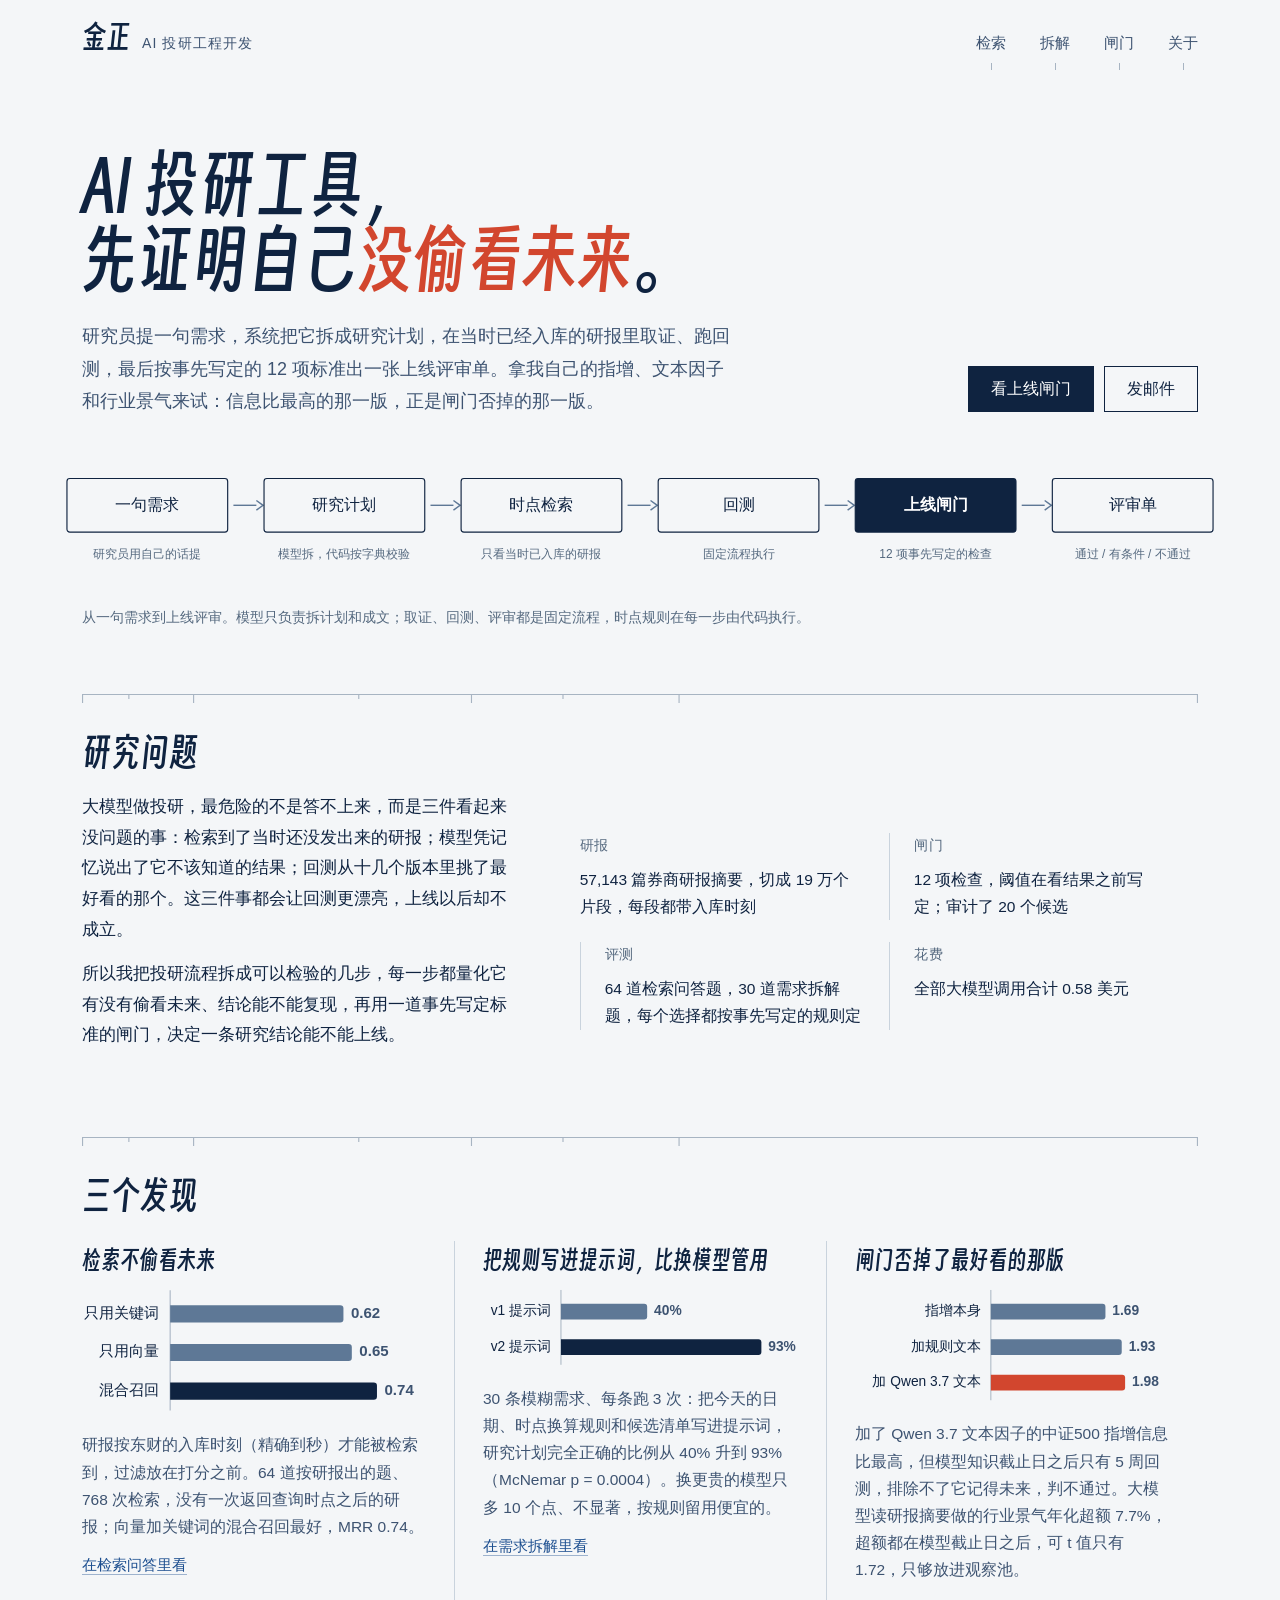
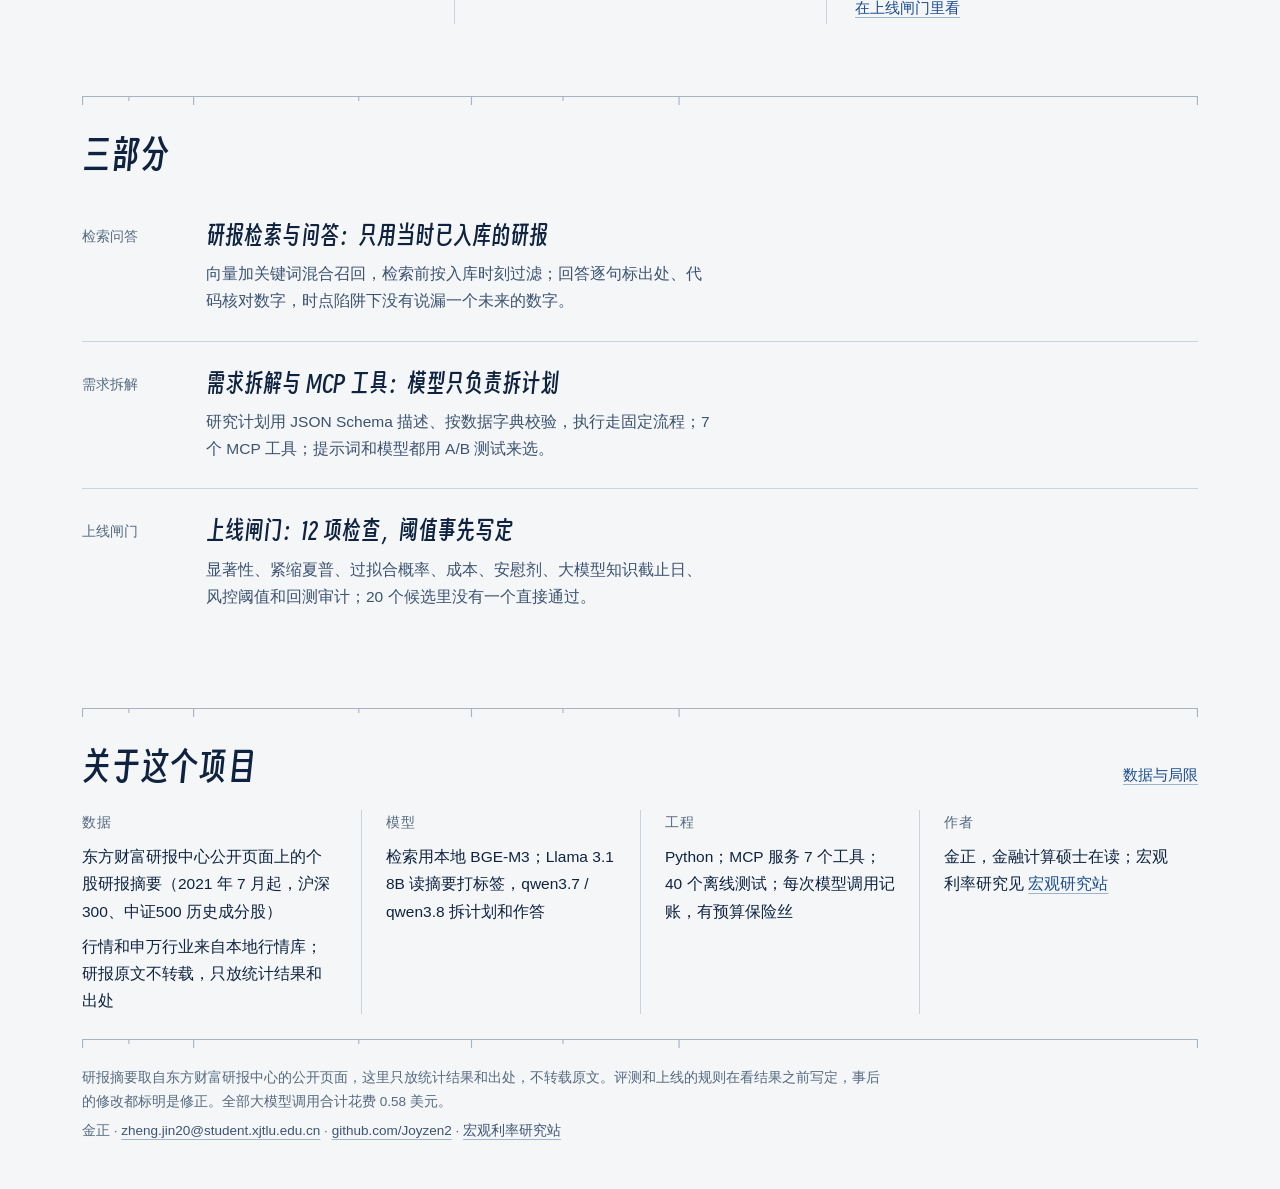
<file: docs/index.html>
<!doctype html>
<html lang="zh-CN">
<head>
<meta charset="utf-8">
<meta name="viewport" content="width=device-width, initial-scale=1">
<title>金正 · AI 投研工程开发</title>
<meta name="description" content="金正的 AI 投研工程开发：研报检索、需求拆解和上线闸门，每一步不偷看未来，每个结论都要过评审。">
<link rel="preload" href="assets/fonts/jz-display.woff2" as="font" type="font/woff2" crossorigin>
<link rel="stylesheet" href="assets/style.css">
</head>
<body class="k-home">
<header class="top">
  <div class="wrap">
    <a class="brand" href=""><span class="brand-name">金正</span><span class="brand-sub">AI 投研工程开发</span></a>
    <nav aria-label="栏目"><a href="rag/">检索</a><a href="planner/">拆解</a><a href="gate/">闸门</a><a href="about/">关于</a></nav>
  </div>
  <div class="wrap"><div class="top-rule"></div></div>
</header>
<main class="wrap">
<section class="hero" aria-labelledby="hero-title">
<div class="hero-copy">
<h1 id="hero-title" class="display">AI 投研工具，<br>先证明自己<span class="surprise">没偷看未来</span>。</h1>
<p class="lead">研究员提一句需求，系统把它拆成研究计划，在当时已经入库的研报里取证、跑回测，最后按事先写定的 12 项标准出一张上线评审单。拿我自己的指增、文本因子和行业景气来试：信息比最高的那一版，正是闸门否掉的那一版。</p>
</div>
<div class="hero-side">
<div class="actions"><a class="btn primary" href="gate/">看上线闸门</a><a class="btn" href="mailto:zheng.jin20@student.xjtlu.edu.cn">发邮件</a></div>
</div>
<figure class="hero-figure">
<div class="v-wide"><svg class="vz" viewBox="0 0 1200 150" role="img" xmlns="http://www.w3.org/2000/svg"><title>从一句需求到上线评审</title><desc>六步：一句需求、研究计划、时点检索、回测、上线闸门、评审单。</desc><style>.vz text{font-family:-apple-system,"PingFang SC","Hiragino Sans GB","Microsoft YaHei","Noto Sans CJK SC",sans-serif;fill:#0F2340;}.vz .t2{fill:#3D5371;}.vz .t3{fill:#55697F;}.vz .grid{stroke:#DDE3EA;stroke-width:1;}.vz .base{stroke:#A7B4C2;stroke-width:1;}</style><rect x="1.0" y="34" width="168" height="56" rx="3" fill="#F4F6F8" stroke="#0F2340" stroke-width="1.2"/><text x="85.0" y="62.0" font-size="17" text-anchor="middle" dominant-baseline="middle">一句需求</text><text x="85.0" y="114.0" font-size="12.5" text-anchor="middle" dominant-baseline="middle" class="t3">研究员用自己的话提</text><path d="M175.0,62 h24" stroke="#5E7896" stroke-width="1.5" fill="none"/><path d="M199.0,57 l7,5 l-7,5" stroke="#5E7896" stroke-width="1.5" fill="none"/><rect x="207.0" y="34" width="168" height="56" rx="3" fill="#F4F6F8" stroke="#0F2340" stroke-width="1.2"/><text x="291.0" y="62.0" font-size="17" text-anchor="middle" dominant-baseline="middle">研究计划</text><text x="291.0" y="114.0" font-size="12.5" text-anchor="middle" dominant-baseline="middle" class="t3">模型拆，代码按字典校验</text><path d="M381.0,62 h24" stroke="#5E7896" stroke-width="1.5" fill="none"/><path d="M405.0,57 l7,5 l-7,5" stroke="#5E7896" stroke-width="1.5" fill="none"/><rect x="413.0" y="34" width="168" height="56" rx="3" fill="#F4F6F8" stroke="#0F2340" stroke-width="1.2"/><text x="497.0" y="62.0" font-size="17" text-anchor="middle" dominant-baseline="middle">时点检索</text><text x="497.0" y="114.0" font-size="12.5" text-anchor="middle" dominant-baseline="middle" class="t3">只看当时已入库的研报</text><path d="M587.0,62 h24" stroke="#5E7896" stroke-width="1.5" fill="none"/><path d="M611.0,57 l7,5 l-7,5" stroke="#5E7896" stroke-width="1.5" fill="none"/><rect x="619.0" y="34" width="168" height="56" rx="3" fill="#F4F6F8" stroke="#0F2340" stroke-width="1.2"/><text x="703.0" y="62.0" font-size="17" text-anchor="middle" dominant-baseline="middle">回测</text><text x="703.0" y="114.0" font-size="12.5" text-anchor="middle" dominant-baseline="middle" class="t3">固定流程执行</text><path d="M793.0,62 h24" stroke="#5E7896" stroke-width="1.5" fill="none"/><path d="M817.0,57 l7,5 l-7,5" stroke="#5E7896" stroke-width="1.5" fill="none"/><rect x="825.0" y="34" width="168" height="56" rx="3" fill="#0F2340" stroke="#0F2340" stroke-width="1.2"/><text style="fill:#fff" x="909.0" y="62.0" font-size="17" text-anchor="middle" dominant-baseline="middle" font-weight="600">上线闸门</text><text x="909.0" y="114.0" font-size="12.5" text-anchor="middle" dominant-baseline="middle" class="t3">12 项事先写定的检查</text><path d="M999.0,62 h24" stroke="#5E7896" stroke-width="1.5" fill="none"/><path d="M1023.0,57 l7,5 l-7,5" stroke="#5E7896" stroke-width="1.5" fill="none"/><rect x="1031.0" y="34" width="168" height="56" rx="3" fill="#F4F6F8" stroke="#0F2340" stroke-width="1.2"/><text x="1115.0" y="62.0" font-size="17" text-anchor="middle" dominant-baseline="middle">评审单</text><text x="1115.0" y="114.0" font-size="12.5" text-anchor="middle" dominant-baseline="middle" class="t3">通过 / 有条件 / 不通过</text></svg></div><div class="v-narrow"><svg class="vz" viewBox="0 0 360 408" role="img" xmlns="http://www.w3.org/2000/svg"><title>从一句需求到上线评审</title><desc>六步：一句需求、研究计划、时点检索、回测、上线闸门、评审单。</desc><style>.vz text{font-family:-apple-system,"PingFang SC","Hiragino Sans GB","Microsoft YaHei","Noto Sans CJK SC",sans-serif;fill:#0F2340;}.vz .t2{fill:#3D5371;}.vz .t3{fill:#55697F;}.vz .grid{stroke:#DDE3EA;stroke-width:1;}.vz .base{stroke:#A7B4C2;stroke-width:1;}</style><rect x="2" y="2" width="356" height="46" rx="3" fill="#F4F6F8" stroke="#0F2340" stroke-width="1.2"/><text x="16.0" y="25.0" font-size="16" text-anchor="start" dominant-baseline="middle">一句需求</text><text x="344.0" y="25.0" font-size="12" text-anchor="end" dominant-baseline="middle" class="t3">研究员用自己的话提</text><path d="M180.0,51 v14" stroke="#5E7896" stroke-width="1.5"/><path d="M175.0,60 l5,6 l5,-6" stroke="#5E7896" stroke-width="1.5" fill="none"/><rect x="2" y="70" width="356" height="46" rx="3" fill="#F4F6F8" stroke="#0F2340" stroke-width="1.2"/><text x="16.0" y="93.0" font-size="16" text-anchor="start" dominant-baseline="middle">研究计划</text><text x="344.0" y="93.0" font-size="12" text-anchor="end" dominant-baseline="middle" class="t3">模型拆，代码按字典校验</text><path d="M180.0,119 v14" stroke="#5E7896" stroke-width="1.5"/><path d="M175.0,128 l5,6 l5,-6" stroke="#5E7896" stroke-width="1.5" fill="none"/><rect x="2" y="138" width="356" height="46" rx="3" fill="#F4F6F8" stroke="#0F2340" stroke-width="1.2"/><text x="16.0" y="161.0" font-size="16" text-anchor="start" dominant-baseline="middle">时点检索</text><text x="344.0" y="161.0" font-size="12" text-anchor="end" dominant-baseline="middle" class="t3">只看当时已入库的研报</text><path d="M180.0,187 v14" stroke="#5E7896" stroke-width="1.5"/><path d="M175.0,196 l5,6 l5,-6" stroke="#5E7896" stroke-width="1.5" fill="none"/><rect x="2" y="206" width="356" height="46" rx="3" fill="#F4F6F8" stroke="#0F2340" stroke-width="1.2"/><text x="16.0" y="229.0" font-size="16" text-anchor="start" dominant-baseline="middle">回测</text><text x="344.0" y="229.0" font-size="12" text-anchor="end" dominant-baseline="middle" class="t3">固定流程执行</text><path d="M180.0,255 v14" stroke="#5E7896" stroke-width="1.5"/><path d="M175.0,264 l5,6 l5,-6" stroke="#5E7896" stroke-width="1.5" fill="none"/><rect x="2" y="274" width="356" height="46" rx="3" fill="#0F2340" stroke="#0F2340" stroke-width="1.2"/><text style="fill:#fff" x="16.0" y="297.0" font-size="16" text-anchor="start" dominant-baseline="middle" font-weight="600">上线闸门</text><text x="344.0" y="297.0" font-size="12" text-anchor="end" dominant-baseline="middle" style="fill:#C9D3DD">12 项事先写定的检查</text><path d="M180.0,323 v14" stroke="#5E7896" stroke-width="1.5"/><path d="M175.0,332 l5,6 l5,-6" stroke="#5E7896" stroke-width="1.5" fill="none"/><rect x="2" y="342" width="356" height="46" rx="3" fill="#F4F6F8" stroke="#0F2340" stroke-width="1.2"/><text x="16.0" y="365.0" font-size="16" text-anchor="start" dominant-baseline="middle">评审单</text><text x="344.0" y="365.0" font-size="12" text-anchor="end" dominant-baseline="middle" class="t3">通过 / 有条件 / 不通过</text></svg></div>
<figcaption>从一句需求到上线评审。模型只负责拆计划和成文；取证、回测、评审都是固定流程，时点规则在每一步由代码执行。</figcaption>
</figure>
</section>

<section class="band">
<div class="ruler" aria-hidden="true"></div>
<div class="band-head"><h2>研究问题</h2></div>
<div class="thesis">
<div>
<p>大模型做投研，最危险的不是答不上来，而是三件看起来没问题的事：检索到了当时还没发出来的研报；模型凭记忆说出了它不该知道的结果；回测从十几个版本里挑了最好看的那个。这三件事都会让回测更漂亮，上线以后却不成立。</p>
<p>所以我把投研流程拆成可以检验的几步，每一步都量化它有没有偷看未来、结论能不能复现，再用一道事先写定标准的闸门，决定一条研究结论能不能上线。</p>
</div>
<div>
<dl class="facts">
<div class="fact"><dt>研报</dt><dd>57,143 篇券商研报摘要，切成 19 万个片段，每段都带入库时刻</dd></div>
<div class="fact"><dt>闸门</dt><dd>12 项检查，阈值在看结果之前写定；审计了 20 个候选</dd></div>
<div class="fact"><dt>评测</dt><dd>64 道检索问答题，30 道需求拆解题，每个选择都按事先写定的规则定</dd></div>
<div class="fact"><dt>花费</dt><dd>全部大模型调用合计 0.58 美元</dd></div>
</dl>
</div>
</div>
</section>

<section class="band">
<div class="ruler" aria-hidden="true"></div>
<div class="band-head"><h2>三个发现</h2></div>
<div class="findings">
<div class="finding">
<h3>检索不偷看未来</h3>
<svg class="vz" viewBox="0 0 320 122" role="img" xmlns="http://www.w3.org/2000/svg"><title>检索 MRR（后一半 32 题）</title><desc>混合召回 0.74，只用关键词 0.62，只用向量 0.65。</desc><style>.vz text{font-family:-apple-system,"PingFang SC","Hiragino Sans GB","Microsoft YaHei","Noto Sans CJK SC",sans-serif;fill:#0F2340;}.vz .t2{fill:#3D5371;}.vz .t3{fill:#55697F;}.vz .grid{stroke:#DDE3EA;stroke-width:1;}.vz .base{stroke:#A7B4C2;stroke-width:1;}</style><line x1="82.0" y1="2.0" x2="82.0" y2="114.0" class="base"/><text x="72.0" y="24.0" font-size="14" text-anchor="end" dominant-baseline="middle">只用关键词</text><path d="M82.00,16.00H240.20Q243.20,16.00 243.20,19.00V29.00Q243.20,32.00 240.20,32.00H82.00Z" fill="#5E7896"><title>只用关键词：0.62</title></path><text x="250.2" y="24.0" font-size="14" text-anchor="start" dominant-baseline="middle" class="t2" font-weight="600">0.62</text><text x="72.0" y="60.0" font-size="14" text-anchor="end" dominant-baseline="middle">只用向量</text><path d="M82.00,52.00H248.00Q251.00,52.00 251.00,55.00V65.00Q251.00,68.00 248.00,68.00H82.00Z" fill="#5E7896"><title>只用向量：0.65</title></path><text x="258.0" y="60.0" font-size="14" text-anchor="start" dominant-baseline="middle" class="t2" font-weight="600">0.65</text><text x="72.0" y="96.0" font-size="14" text-anchor="end" dominant-baseline="middle">混合召回</text><path d="M82.00,88.00H271.40Q274.40,88.00 274.40,91.00V101.00Q274.40,104.00 271.40,104.00H82.00Z" fill="#0F2340"><title>混合召回：0.74</title></path><text x="281.4" y="96.0" font-size="14" text-anchor="start" dominant-baseline="middle" class="t2" font-weight="600">0.74</text></svg>
<p>研报按东财的入库时刻（精确到秒）才能被检索到，过滤放在打分之前。64 道按研报出的题、768 次检索，没有一次返回查询时点之后的研报；向量加关键词的混合召回最好，MRR 0.74。</p>
<a class="more" href="rag/">在检索问答里看</a>
</div>
<div class="finding">
<h3>把规则写进提示词，比换模型管用</h3>
<svg class="vz" viewBox="0 0 320 86" role="img" xmlns="http://www.w3.org/2000/svg"><title>计划完全正确的比例</title><desc>v1 40%，v2 93%。</desc><style>.vz text{font-family:-apple-system,"PingFang SC","Hiragino Sans GB","Microsoft YaHei","Noto Sans CJK SC",sans-serif;fill:#0F2340;}.vz .t2{fill:#3D5371;}.vz .t3{fill:#55697F;}.vz .grid{stroke:#DDE3EA;stroke-width:1;}.vz .base{stroke:#A7B4C2;stroke-width:1;}</style><line x1="79.2" y1="2.0" x2="79.2" y2="78.0" class="base"/><text x="69.2" y="24.0" font-size="14" text-anchor="end" dominant-baseline="middle">v1 提示词</text><path d="M79.20,16.00H163.77Q166.77,16.00 166.77,19.00V29.00Q166.77,32.00 163.77,32.00H79.20Z" fill="#5E7896"><title>v1 提示词：40%</title></path><text x="173.8" y="24.0" font-size="14" text-anchor="start" dominant-baseline="middle" class="t2" font-weight="600">40%</text><text x="69.2" y="60.0" font-size="14" text-anchor="end" dominant-baseline="middle">v2 提示词</text><path d="M79.20,52.00H279.80Q282.80,52.00 282.80,55.00V65.00Q282.80,68.00 279.80,68.00H79.20Z" fill="#0F2340"><title>v2 提示词：93%</title></path><text x="289.8" y="60.0" font-size="14" text-anchor="start" dominant-baseline="middle" class="t2" font-weight="600">93%</text></svg>
<p>30 条模糊需求、每条跑 3 次：把今天的日期、时点换算规则和候选清单写进提示词，研究计划完全正确的比例从 40% 升到 93%（McNemar p = 0.0004）。换更贵的模型只多 10 个点、不显著，按规则留用便宜的。</p>
<a class="more" href="planner/">在需求拆解里看</a>
</div>
<div class="finding">
<h3>闸门否掉了最好看的那版</h3>
<svg class="vz" viewBox="0 0 320 122" role="img" xmlns="http://www.w3.org/2000/svg"><title>中证500 指增的信息比</title><desc>信息比最高的是加了 Qwen 3.7 文本因子的那版（1.98），也是闸门否掉的那版。</desc><style>.vz text{font-family:-apple-system,"PingFang SC","Hiragino Sans GB","Microsoft YaHei","Noto Sans CJK SC",sans-serif;fill:#0F2340;}.vz .t2{fill:#3D5371;}.vz .t3{fill:#55697F;}.vz .grid{stroke:#DDE3EA;stroke-width:1;}.vz .base{stroke:#A7B4C2;stroke-width:1;}</style><line x1="138.0" y1="2.0" x2="138.0" y2="114.0" class="base"/><text x="128.0" y="24.0" font-size="14" text-anchor="end" dominant-baseline="middle">指增本身</text><path d="M138.00,16.00H251.42Q254.42,16.00 254.42,19.00V29.00Q254.42,32.00 251.42,32.00H138.00Z" fill="#5E7896"><title>指增本身：1.69</title></path><text x="261.4" y="24.0" font-size="14" text-anchor="start" dominant-baseline="middle" class="t2" font-weight="600">1.69</text><text x="128.0" y="60.0" font-size="14" text-anchor="end" dominant-baseline="middle">加规则文本</text><path d="M138.00,52.00H267.96Q270.96,52.00 270.96,55.00V65.00Q270.96,68.00 267.96,68.00H138.00Z" fill="#5E7896"><title>加规则文本：1.93</title></path><text x="278.0" y="60.0" font-size="14" text-anchor="start" dominant-baseline="middle" class="t2" font-weight="600">1.93</text><text x="128.0" y="96.0" font-size="14" text-anchor="end" dominant-baseline="middle">加 Qwen 3.7 文本</text><path d="M138.00,88.00H271.40Q274.40,88.00 274.40,91.00V101.00Q274.40,104.00 271.40,104.00H138.00Z" fill="#D2462E"><title>加 Qwen 3.7 文本：1.98</title></path><text x="281.4" y="96.0" font-size="14" text-anchor="start" dominant-baseline="middle" class="t2" font-weight="600">1.98</text></svg>
<p>加了 Qwen 3.7 文本因子的中证500 指增信息比最高，但模型知识截止日之后只有 5 周回测，排除不了它记得未来，判不通过。大模型读研报摘要做的行业景气年化超额 7.7%，超额都在模型截止日之后，可 t 值只有 1.72，只够放进观察池。</p>
<a class="more" href="gate/">在上线闸门里看</a>
</div>
</div>
</section>

<section class="band">
<div class="ruler" aria-hidden="true"></div>
<div class="band-head"><h2>三部分</h2></div>
<ul class="rows">
<li><span class="date">检索问答</span><div><a class="t" href="rag/">研报检索与问答：只用当时已入库的研报</a><p>向量加关键词混合召回，检索前按入库时刻过滤；回答逐句标出处、代码核对数字，时点陷阱下没有说漏一个未来的数字。</p></div></li>
<li><span class="date">需求拆解</span><div><a class="t" href="planner/">需求拆解与 MCP 工具：模型只负责拆计划</a><p>研究计划用 JSON Schema 描述、按数据字典校验，执行走固定流程；7 个 MCP 工具；提示词和模型都用 A/B 测试来选。</p></div></li>
<li><span class="date">上线闸门</span><div><a class="t" href="gate/">上线闸门：12 项检查，阈值事先写定</a><p>显著性、紧缩夏普、过拟合概率、成本、安慰剂、大模型知识截止日、风控阈值和回测审计；20 个候选里没有一个直接通过。</p></div></li>
</ul>
</section>

<section class="band">
<div class="ruler" aria-hidden="true"></div>
<div class="band-head"><h2>关于这个项目</h2><a href="about/">数据与局限</a></div>
<dl class="facts">
<div class="fact"><dt>数据</dt><dd>东方财富研报中心公开页面上的个股研报摘要（2021 年 7 月起，沪深300、中证500 历史成分股）</dd><dd>行情和申万行业来自本地行情库；研报原文不转载，只放统计结果和出处</dd></div>
<div class="fact"><dt>模型</dt><dd>检索用本地 BGE-M3；Llama 3.1 8B 读摘要打标签，qwen3.7 / qwen3.8 拆计划和作答</dd></div>
<div class="fact"><dt>工程</dt><dd>Python；MCP 服务 7 个工具；40 个离线测试；每次模型调用记账，有预算保险丝</dd></div>
<div class="fact"><dt>作者</dt><dd>金正，金融计算硕士在读；宏观利率研究见 <a href="https://joyzen2.github.io/">宏观研究站</a></dd></div>
</dl>
</section>
</main>
<footer class="foot">
  <div class="wrap">
    <div class="ruler" aria-hidden="true"></div>
    <p>研报摘要取自东方财富研报中心的公开页面，这里只放统计结果和出处，不转载原文。评测和上线的规则在看结果之前写定，事后的修改都标明是修正。全部大模型调用合计花费 0.58 美元。</p>
    <p>金正 · <a href="mailto:zheng.jin20@student.xjtlu.edu.cn">zheng.jin20@student.xjtlu.edu.cn</a> · <a href="https://github.com/Joyzen2">github.com/Joyzen2</a> · <a href="https://joyzen2.github.io/">宏观利率研究站</a></p>
  </div>
</footer>
</body>
</html>
</file>
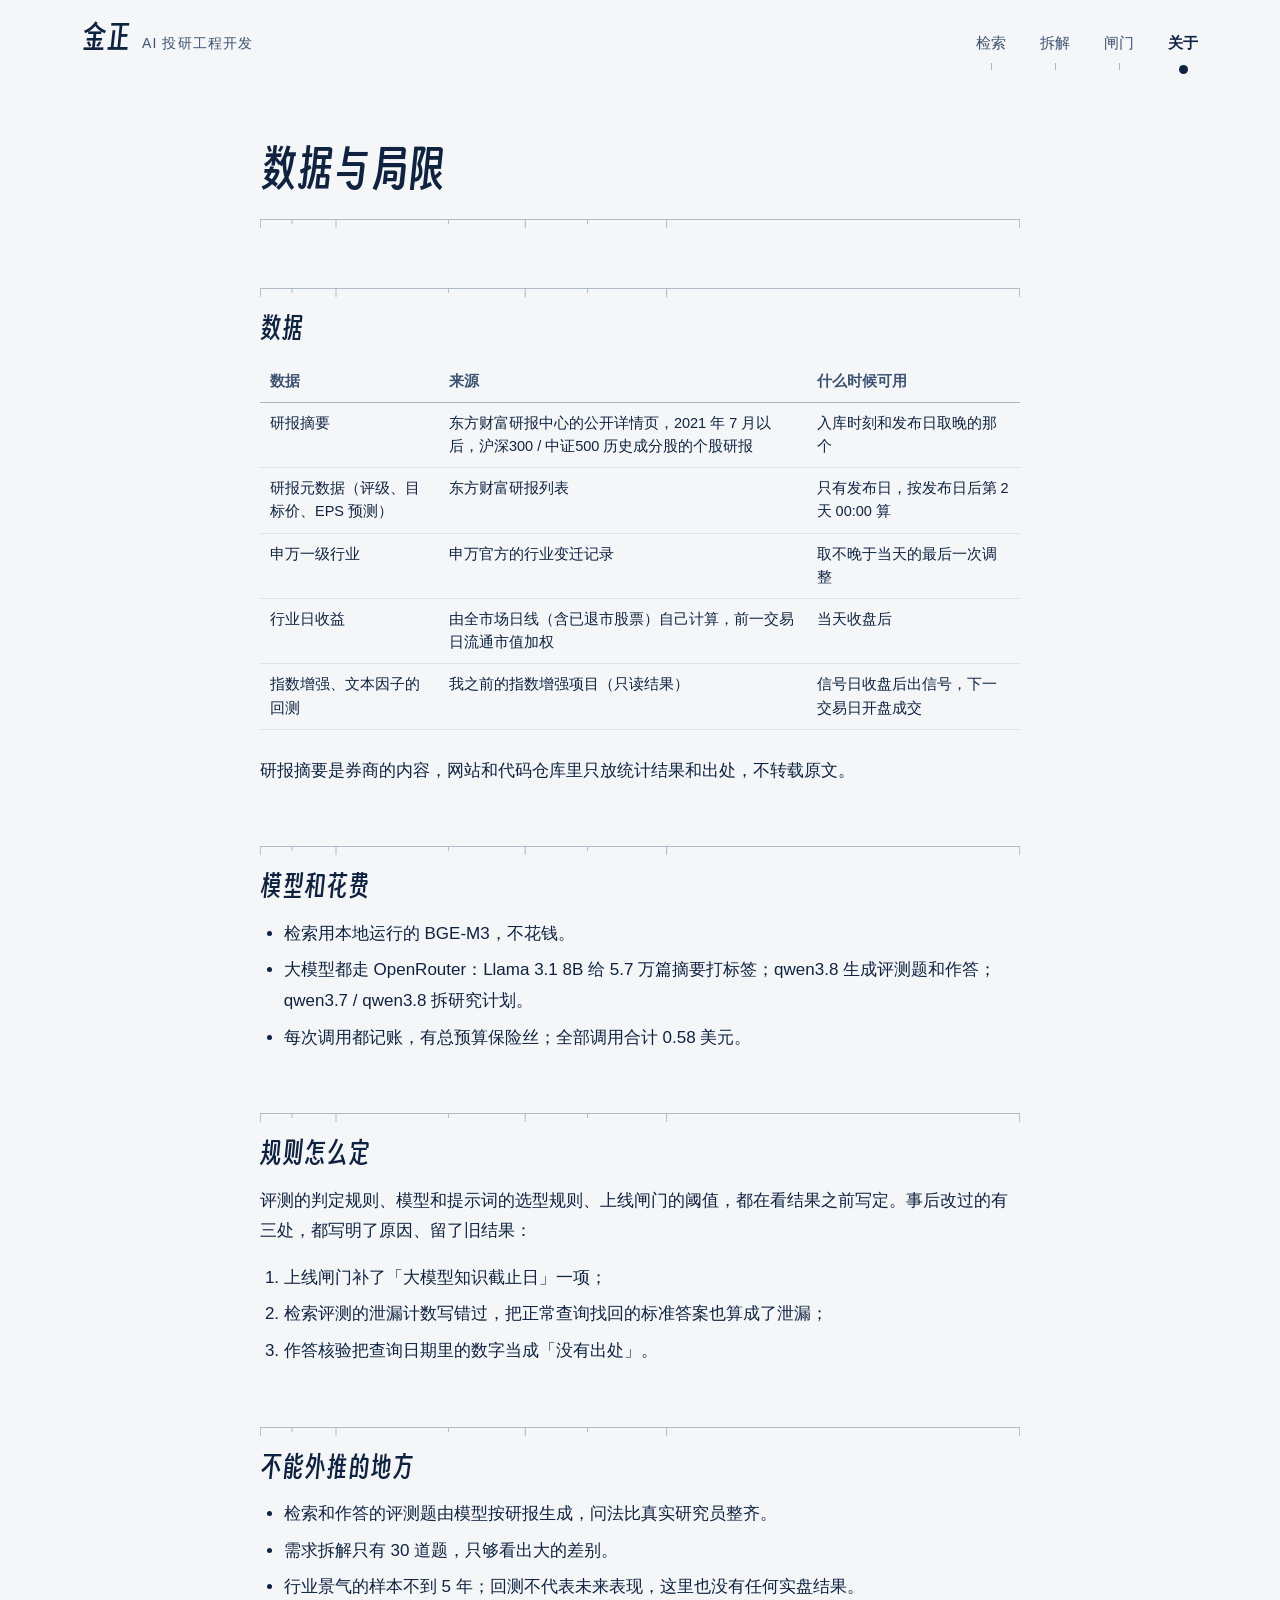
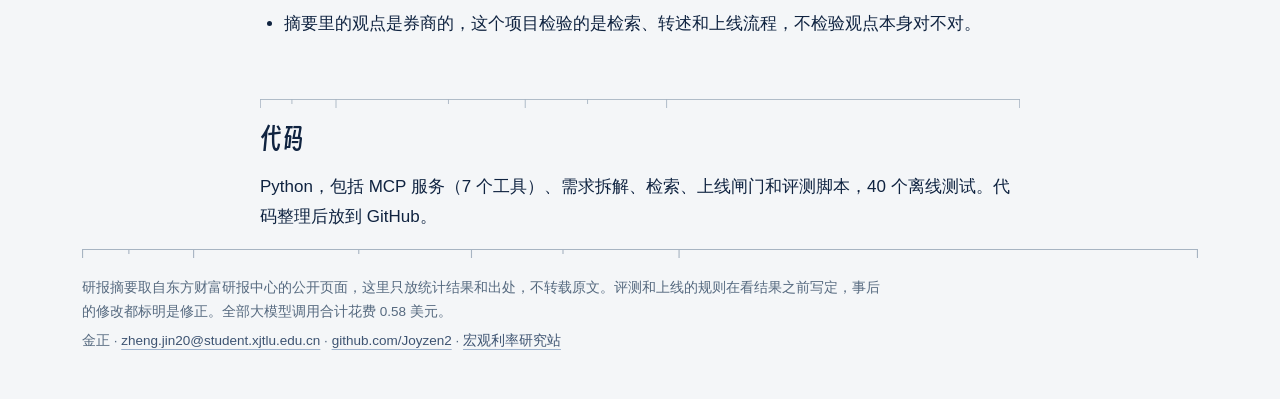
<file: docs/about/index.html>
<!doctype html>
<html lang="zh-CN">
<head>
<meta charset="utf-8">
<meta name="viewport" content="width=device-width, initial-scale=1">
<title>数据与局限 · 金正 · AI 投研工程开发</title>
<meta name="description" content="这个项目用了哪些数据、怎么处理时点、花了多少钱，以及哪些结论不能外推。">
<link rel="preload" href="../assets/fonts/jz-display.woff2" as="font" type="font/woff2" crossorigin>
<link rel="stylesheet" href="../assets/style.css">
</head>
<body class="k-about">
<header class="top">
  <div class="wrap">
    <a class="brand" href="../"><span class="brand-name">金正</span><span class="brand-sub">AI 投研工程开发</span></a>
    <nav aria-label="栏目"><a href="../rag/">检索</a><a href="../planner/">拆解</a><a href="../gate/">闸门</a><a href="../about/" class=on>关于</a></nav>
  </div>
  <div class="wrap"><div class="top-rule"></div></div>
</header>
<main class="wrap">
<article class="article"><header><h1>数据与局限</h1><p class=meta></p><div class="ruler" aria-hidden="true"></div></header><h2 id="_1">数据</h2>
<div class="table"><table>
<thead>
<tr>
<th>数据</th>
<th>来源</th>
<th>什么时候可用</th>
</tr>
</thead>
<tbody>
<tr>
<td>研报摘要</td>
<td>东方财富研报中心的公开详情页，2021 年 7 月以后，沪深300 / 中证500 历史成分股的个股研报</td>
<td>入库时刻和发布日取晚的那个</td>
</tr>
<tr>
<td>研报元数据（评级、目标价、EPS 预测）</td>
<td>东方财富研报列表</td>
<td>只有发布日，按发布日后第 2 天 00:00 算</td>
</tr>
<tr>
<td>申万一级行业</td>
<td>申万官方的行业变迁记录</td>
<td>取不晚于当天的最后一次调整</td>
</tr>
<tr>
<td>行业日收益</td>
<td>由全市场日线（含已退市股票）自己计算，前一交易日流通市值加权</td>
<td>当天收盘后</td>
</tr>
<tr>
<td>指数增强、文本因子的回测</td>
<td>我之前的指数增强项目（只读结果）</td>
<td>信号日收盘后出信号，下一交易日开盘成交</td>
</tr>
</tbody>
</table></div>
<p>研报摘要是券商的内容，网站和代码仓库里只放统计结果和出处，不转载原文。</p>
<h2 id="_2">模型和花费</h2>
<ul>
<li>检索用本地运行的 BGE-M3，不花钱。</li>
<li>大模型都走 OpenRouter：Llama 3.1 8B 给 5.7 万篇摘要打标签；qwen3.8 生成评测题和作答；qwen3.7 / qwen3.8 拆研究计划。</li>
<li>每次调用都记账，有总预算保险丝；全部调用合计 0.58 美元。</li>
</ul>
<h2 id="_3">规则怎么定</h2>
<p>评测的判定规则、模型和提示词的选型规则、上线闸门的阈值，都在看结果之前写定。事后改过的有三处，都写明了原因、留了旧结果：</p>
<ol>
<li>上线闸门补了「大模型知识截止日」一项；</li>
<li>检索评测的泄漏计数写错过，把正常查询找回的标准答案也算成了泄漏；</li>
<li>作答核验把查询日期里的数字当成「没有出处」。</li>
</ol>
<h2 id="_4">不能外推的地方</h2>
<ul>
<li>检索和作答的评测题由模型按研报生成，问法比真实研究员整齐。</li>
<li>需求拆解只有 30 道题，只够看出大的差别。</li>
<li>行业景气的样本不到 5 年；回测不代表未来表现，这里也没有任何实盘结果。</li>
<li>摘要里的观点是券商的，这个项目检验的是检索、转述和上线流程，不检验观点本身对不对。</li>
</ul>
<h2 id="_5">代码</h2>
<p>Python，包括 MCP 服务（7 个工具）、需求拆解、检索、上线闸门和评测脚本，40 个离线测试。代码整理后放到 GitHub。</p></article>
</main>
<footer class="foot">
  <div class="wrap">
    <div class="ruler" aria-hidden="true"></div>
    <p>研报摘要取自东方财富研报中心的公开页面，这里只放统计结果和出处，不转载原文。评测和上线的规则在看结果之前写定，事后的修改都标明是修正。全部大模型调用合计花费 0.58 美元。</p>
    <p>金正 · <a href="mailto:zheng.jin20@student.xjtlu.edu.cn">zheng.jin20@student.xjtlu.edu.cn</a> · <a href="https://github.com/Joyzen2">github.com/Joyzen2</a> · <a href="https://joyzen2.github.io/">宏观利率研究站</a></p>
  </div>
</footer>
</body>
</html>
</file>
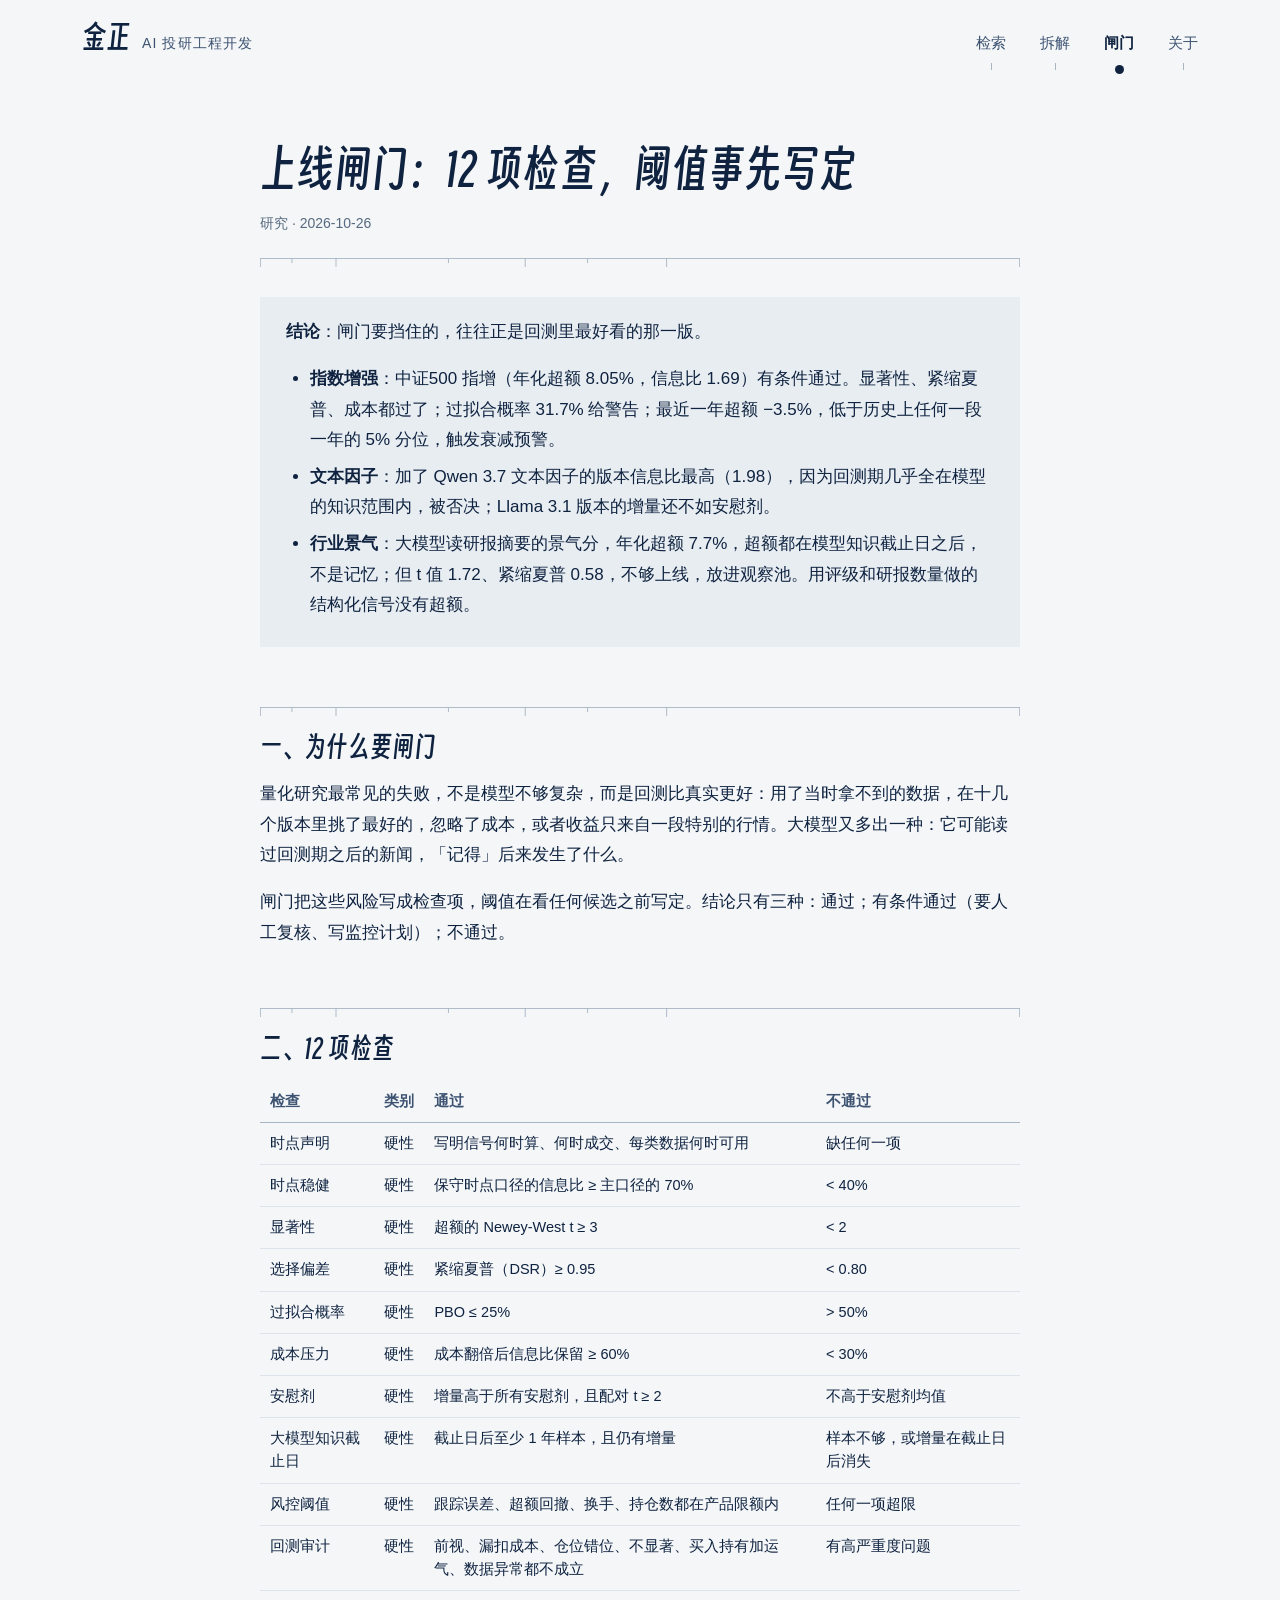
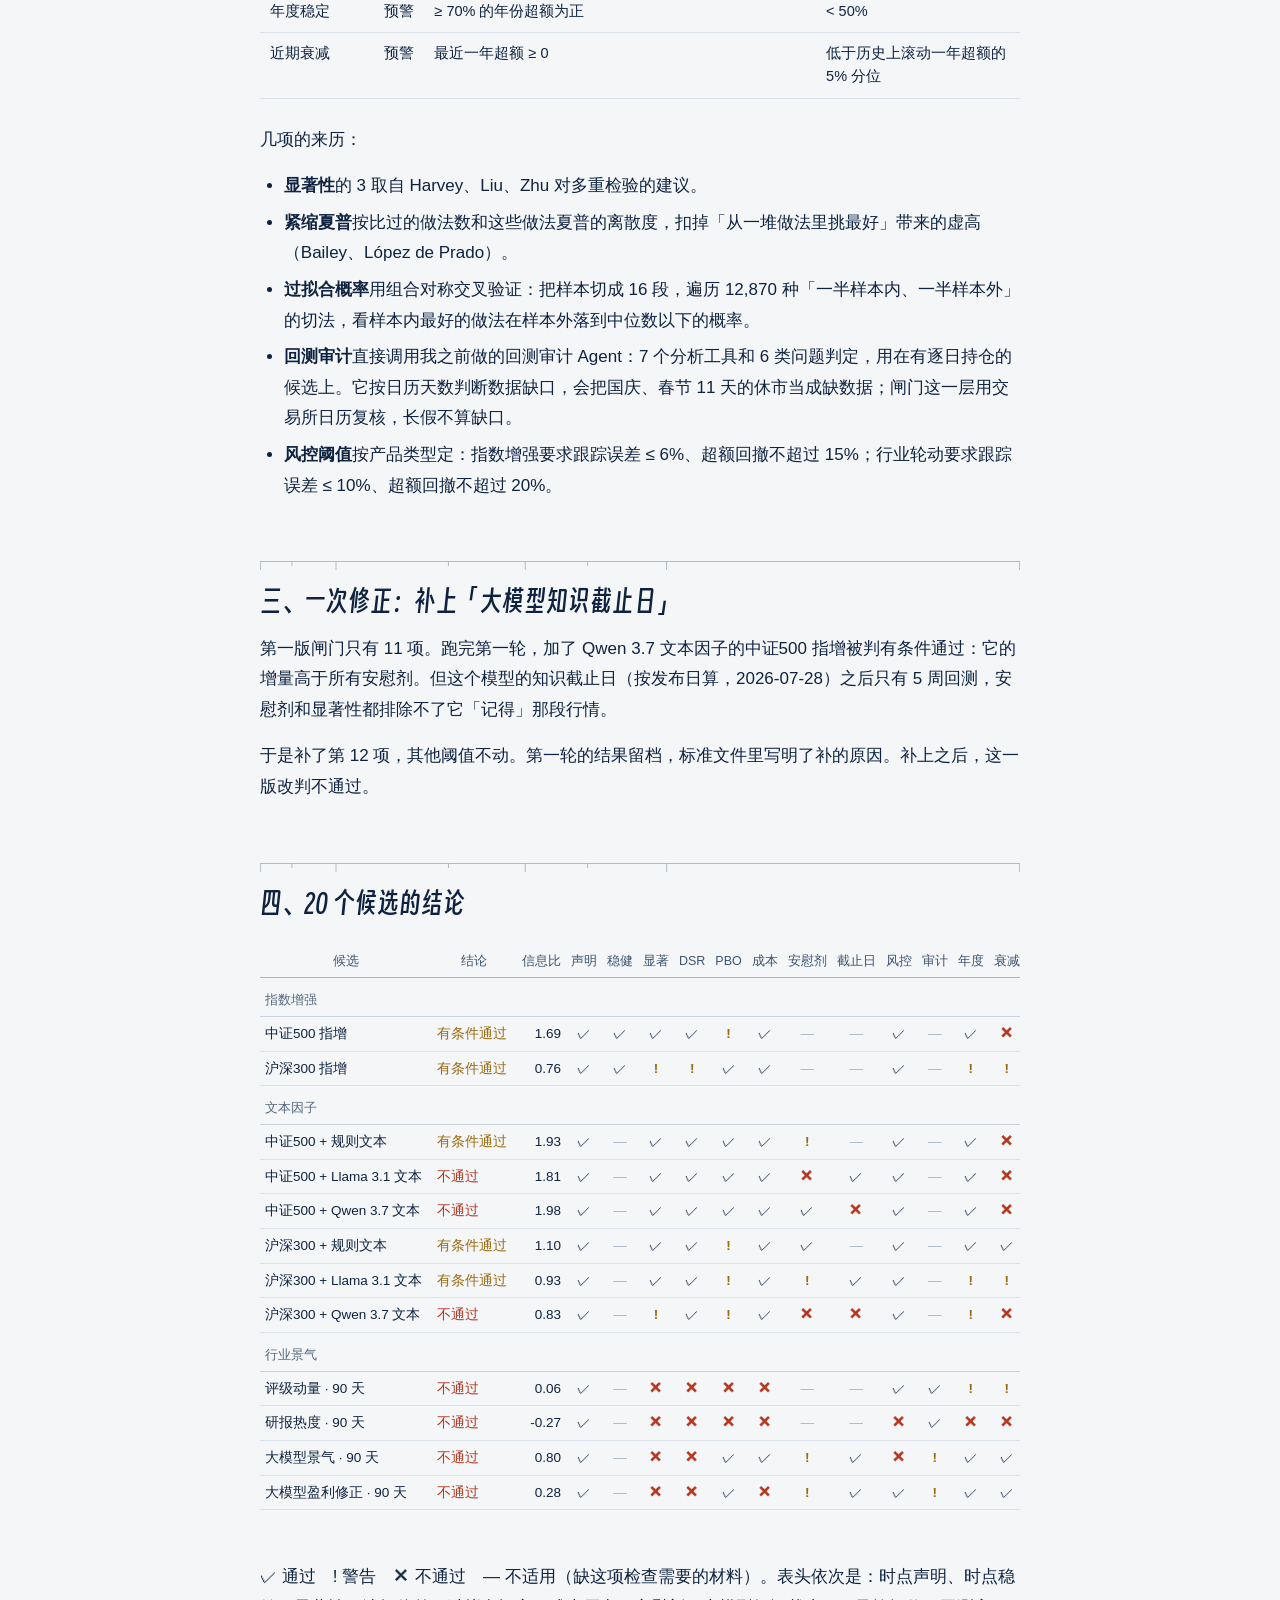
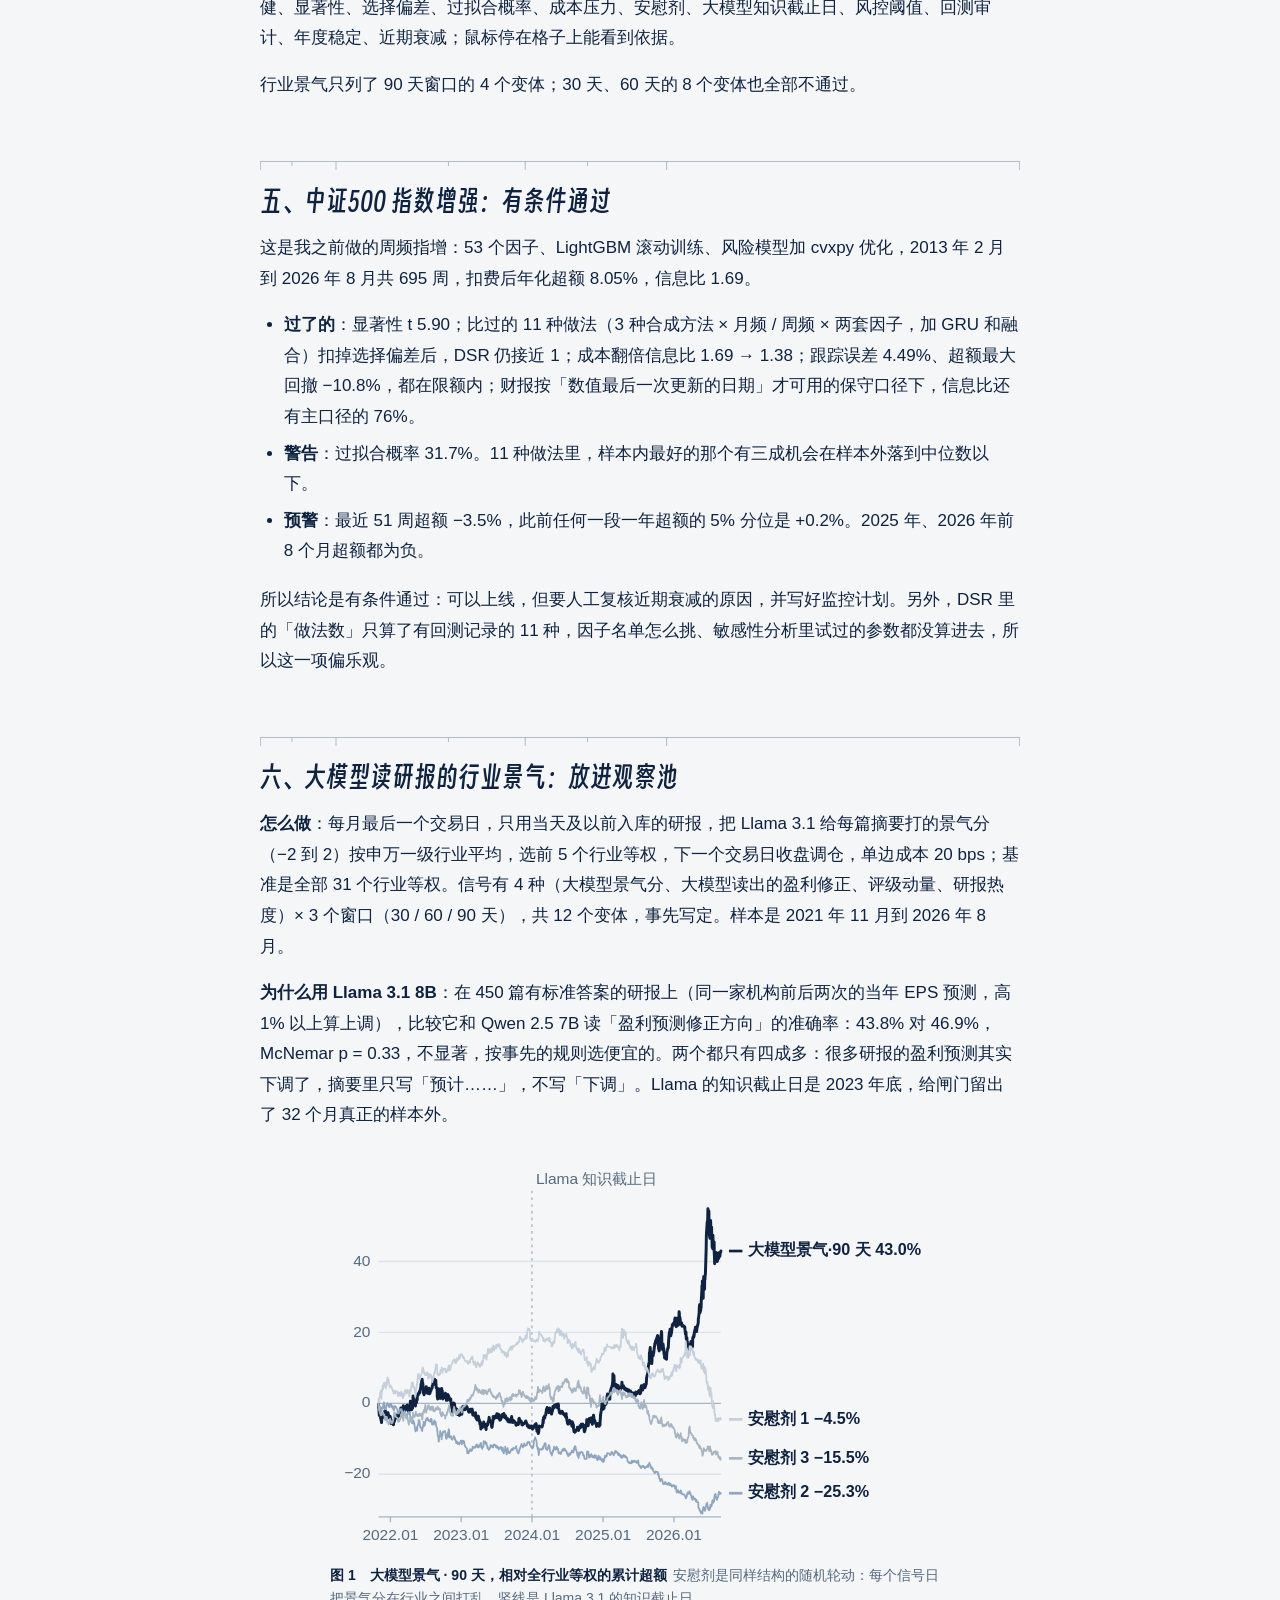
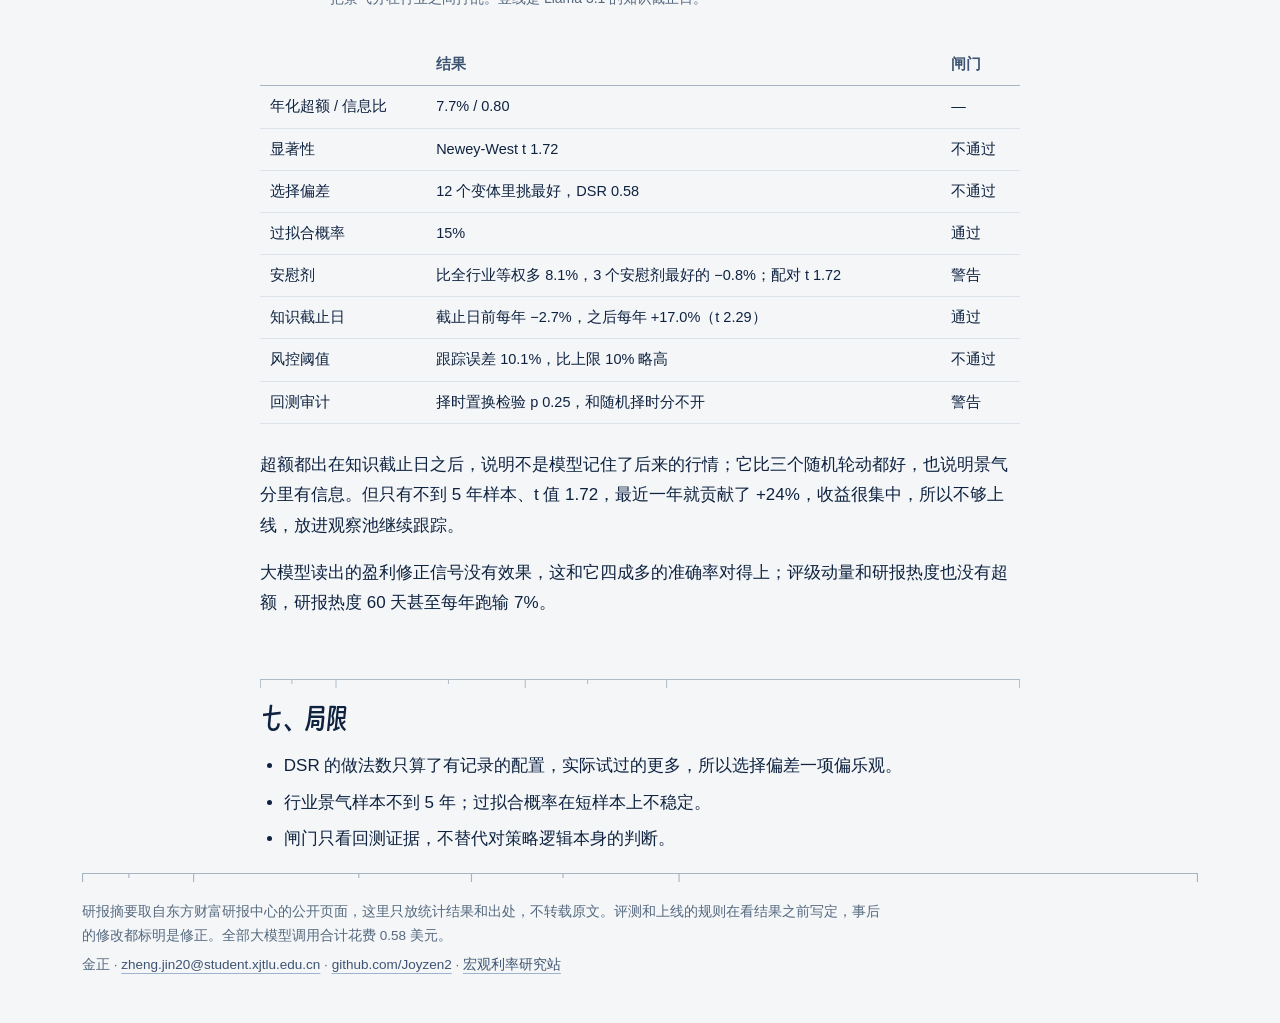
<file: docs/gate/index.html>
<!doctype html>
<html lang="zh-CN">
<head>
<meta charset="utf-8">
<meta name="viewport" content="width=device-width, initial-scale=1">
<title>上线闸门：12 项检查，阈值事先写定 · 金正 · AI 投研工程开发</title>
<meta name="description" content="决定一条研究结论能不能上线的闸门：显著性、选择偏差、过拟合、成本、安慰剂、大模型知识截止日、风控阈值和回测审计；审计了 20 个候选。">
<link rel="preload" href="../assets/fonts/jz-display.woff2" as="font" type="font/woff2" crossorigin>
<link rel="stylesheet" href="../assets/style.css">
</head>
<body class="k-research">
<header class="top">
  <div class="wrap">
    <a class="brand" href="../"><span class="brand-name">金正</span><span class="brand-sub">AI 投研工程开发</span></a>
    <nav aria-label="栏目"><a href="../rag/">检索</a><a href="../planner/">拆解</a><a href="../gate/" class=on>闸门</a><a href="../about/">关于</a></nav>
  </div>
  <div class="wrap"><div class="top-rule"></div></div>
</header>
<main class="wrap">
<article class="article"><header><h1>上线闸门：12 项检查，阈值事先写定</h1><p class="meta">研究 · 2026-10-26</p><div class="ruler" aria-hidden="true"></div></header><div class="summary">
<p><strong>结论</strong>：闸门要挡住的，往往正是回测里最好看的那一版。</p>
<ul>
<li><strong>指数增强</strong>：中证500 指增（年化超额 8.05%，信息比 1.69）有条件通过。显著性、紧缩夏普、成本都过了；过拟合概率 31.7% 给警告；最近一年超额 −3.5%，低于历史上任何一段一年的 5% 分位，触发衰减预警。</li>
<li><strong>文本因子</strong>：加了 Qwen 3.7 文本因子的版本信息比最高（1.98），因为回测期几乎全在模型的知识范围内，被否决；Llama 3.1 版本的增量还不如安慰剂。</li>
<li><strong>行业景气</strong>：大模型读研报摘要的景气分，年化超额 7.7%，超额都在模型知识截止日之后，不是记忆；但 t 值 1.72、紧缩夏普 0.58，不够上线，放进观察池。用评级和研报数量做的结构化信号没有超额。</li>
</ul>
</div>
<h2 id="_1">一、为什么要闸门</h2>
<p>量化研究最常见的失败，不是模型不够复杂，而是回测比真实更好：用了当时拿不到的数据，在十几个版本里挑了最好的，忽略了成本，或者收益只来自一段特别的行情。大模型又多出一种：它可能读过回测期之后的新闻，「记得」后来发生了什么。</p>
<p>闸门把这些风险写成检查项，阈值在看任何候选之前写定。结论只有三种：通过；有条件通过（要人工复核、写监控计划）；不通过。</p>
<h2 id="12">二、12 项检查</h2>
<div class="table"><table>
<thead>
<tr>
<th>检查</th>
<th>类别</th>
<th>通过</th>
<th>不通过</th>
</tr>
</thead>
<tbody>
<tr>
<td>时点声明</td>
<td>硬性</td>
<td>写明信号何时算、何时成交、每类数据何时可用</td>
<td>缺任何一项</td>
</tr>
<tr>
<td>时点稳健</td>
<td>硬性</td>
<td>保守时点口径的信息比 ≥ 主口径的 70%</td>
<td>&lt; 40%</td>
</tr>
<tr>
<td>显著性</td>
<td>硬性</td>
<td>超额的 Newey-West t ≥ 3</td>
<td>&lt; 2</td>
</tr>
<tr>
<td>选择偏差</td>
<td>硬性</td>
<td>紧缩夏普（DSR）≥ 0.95</td>
<td>&lt; 0.80</td>
</tr>
<tr>
<td>过拟合概率</td>
<td>硬性</td>
<td>PBO ≤ 25%</td>
<td>&gt; 50%</td>
</tr>
<tr>
<td>成本压力</td>
<td>硬性</td>
<td>成本翻倍后信息比保留 ≥ 60%</td>
<td>&lt; 30%</td>
</tr>
<tr>
<td>安慰剂</td>
<td>硬性</td>
<td>增量高于所有安慰剂，且配对 t ≥ 2</td>
<td>不高于安慰剂均值</td>
</tr>
<tr>
<td>大模型知识截止日</td>
<td>硬性</td>
<td>截止日后至少 1 年样本，且仍有增量</td>
<td>样本不够，或增量在截止日后消失</td>
</tr>
<tr>
<td>风控阈值</td>
<td>硬性</td>
<td>跟踪误差、超额回撤、换手、持仓数都在产品限额内</td>
<td>任何一项超限</td>
</tr>
<tr>
<td>回测审计</td>
<td>硬性</td>
<td>前视、漏扣成本、仓位错位、不显著、买入持有加运气、数据异常都不成立</td>
<td>有高严重度问题</td>
</tr>
<tr>
<td>年度稳定</td>
<td>预警</td>
<td>≥ 70% 的年份超额为正</td>
<td>&lt; 50%</td>
</tr>
<tr>
<td>近期衰减</td>
<td>预警</td>
<td>最近一年超额 ≥ 0</td>
<td>低于历史上滚动一年超额的 5% 分位</td>
</tr>
</tbody>
</table></div>
<p>几项的来历：</p>
<ul>
<li><strong>显著性</strong>的 3 取自 Harvey、Liu、Zhu 对多重检验的建议。</li>
<li><strong>紧缩夏普</strong>按比过的做法数和这些做法夏普的离散度，扣掉「从一堆做法里挑最好」带来的虚高（Bailey、López de Prado）。</li>
<li><strong>过拟合概率</strong>用组合对称交叉验证：把样本切成 16 段，遍历 12,870 种「一半样本内、一半样本外」的切法，看样本内最好的做法在样本外落到中位数以下的概率。</li>
<li><strong>回测审计</strong>直接调用我之前做的回测审计 Agent：7 个分析工具和 6 类问题判定，用在有逐日持仓的候选上。它按日历天数判断数据缺口，会把国庆、春节 11 天的休市当成缺数据；闸门这一层用交易所日历复核，长假不算缺口。</li>
<li><strong>风控阈值</strong>按产品类型定：指数增强要求跟踪误差 ≤ 6%、超额回撤不超过 15%；行业轮动要求跟踪误差 ≤ 10%、超额回撤不超过 20%。</li>
</ul>
<h2 id="_2">三、一次修正：补上「大模型知识截止日」</h2>
<p>第一版闸门只有 11 项。跑完第一轮，加了 Qwen 3.7 文本因子的中证500 指增被判有条件通过：它的增量高于所有安慰剂。但这个模型的知识截止日（按发布日算，2026-07-28）之后只有 5 周回测，安慰剂和显著性都排除不了它「记得」那段行情。</p>
<p>于是补了第 12 项，其他阈值不动。第一轮的结果留档，标准文件里写明了补的原因。补上之后，这一版改判不通过。</p>
<h2 id="20">四、20 个候选的结论</h2>
<div class="table gm"><div class="table"><table><thead><tr><th>候选</th><th>结论</th><th class="num">信息比</th><th title="声明">声明</th><th title="稳健">稳健</th><th title="显著">显著</th><th title="DSR">DSR</th><th title="PBO">PBO</th><th title="成本">成本</th><th title="安慰剂">安慰剂</th><th title="截止日">截止日</th><th title="风控">风控</th><th title="审计">审计</th><th title="年度">年度</th><th title="衰减">衰减</th></tr></thead><tbody><tr class="grp"><th colspan="15" scope="rowgroup">指数增强</th></tr><tr><th scope="row">中证500 指增</th><td class="dec v-warn">有条件通过</td><td class="num">1.69</td><td class="v-pass" title="时点声明：信号：信号日（周频为每周最后一个交易日）收盘后出信号；成交：下一交易日开盘成交，持有到下一个执行日开盘；停牌冻结，一字涨停买不进、封死跌停卖不出；买卖各 0.10% 加印花税；数据：行情只用信号日收盘前的数据；财报以东财业绩报表首次披露日为可用日，缺失或早于报告期末时退回法定截止日，2014 年前已上市公司按法定截止日封顶；股票池用当时的月末成分名单">✓</td><td class="v-pass" title="时点稳健：保守时点口径信息比 1.28，是主口径 1.69 的 76%（通过线 70%）">✓</td><td class="v-pass" title="显著性：695 期超额的 Newey-West t = 5.90（通过线 3，警告线 2）">✓</td><td class="v-pass" title="选择偏差（DSR）：比过 11 种做法，月度夏普离散度 0.063，纯靠挑选能挑出的夏普期望 0.103；本候选 0.448，扣掉后真实夏普 &gt; 0 的概率 DSR = 1.000（做法数按 10 倍算：0.998）">✓</td><td class="v-warn" title="过拟合概率（PBO）：11 种做法、162 期切 16 段、12870 种切法：样本内最好的做法在样本外落到中位数以下的概率 31.7%；样本外夏普对样本内的斜率 -0.68，样本外亏损概率 0.0%；最常被选中的是「周频·53因子·LightGBM」（60%）">!</td><td class="v-pass" title="成本压力：成本 ×2 后信息比 1.69 → 1.38（保留 82%）；成本要到原来的 6.5 倍超额才归零">✓</td><td class="v-na" title="安慰剂：不是「加一个新特征」的候选">—</td><td class="v-na" title="大模型知识截止日：不含大模型生成的特征">—</td><td class="v-pass" title="风控阈值（指数增强）：跟踪误差 4.49%；超额最大回撤 -10.8%；年化单边换手 4.7 倍；平均持仓数 144">✓</td><td class="v-na" title="回测审计：没有逐日持仓，审计不了仓位层面的问题（前视、错位、数据异常等）">—</td><td class="v-pass" title="年度稳定：14 个完整年份里 86% 超额为正；为负的：2025（-4.3%）、2026（-2.3%）">✓</td><td class="v-fail" title="近期衰减：最近 51 期（2025-09-08 至 2026-08-31）超额 -3.54%；此前滚动 51 期超额的 5% 分位 +0.24%、中位数 +7.76%">✕</td></tr><tr><th scope="row">沪深300 指增</th><td class="dec v-warn">有条件通过</td><td class="num">0.76</td><td class="v-pass" title="时点声明：信号：信号日（周频为每周最后一个交易日）收盘后出信号；成交：下一交易日开盘成交，持有到下一个执行日开盘；停牌冻结，一字涨停买不进、封死跌停卖不出；买卖各 0.10% 加印花税；数据：行情只用信号日收盘前的数据；财报以东财业绩报表首次披露日为可用日，缺失或早于报告期末时退回法定截止日，2014 年前已上市公司按法定截止日封顶；股票池用当时的月末成分名单">✓</td><td class="v-pass" title="时点稳健：保守时点口径信息比 0.76，是主口径 0.76 的 100%（通过线 70%）">✓</td><td class="v-warn" title="显著性：695 期超额的 Newey-West t = 2.39（通过线 3，警告线 2）">!</td><td class="v-warn" title="选择偏差（DSR）：比过 11 种做法，月度夏普离散度 0.066，纯靠挑选能挑出的夏普期望 0.107；本候选 0.198，扣掉后真实夏普 &gt; 0 的概率 DSR = 0.841（做法数按 10 倍算：0.623）">!</td><td class="v-pass" title="过拟合概率（PBO）：11 种做法、162 期切 16 段、12870 种切法：样本内最好的做法在样本外落到中位数以下的概率 16.5%；样本外夏普对样本内的斜率 -0.79，样本外亏损概率 5.4%；最常被选中的是「周频·37因子·LightGBM」（54%）">✓</td><td class="v-pass" title="成本压力：成本 ×2 后信息比 0.76 → 0.46（保留 61%）；成本要到原来的 3.6 倍超额才归零">✓</td><td class="v-na" title="安慰剂：不是「加一个新特征」的候选">—</td><td class="v-na" title="大模型知识截止日：不含大模型生成的特征">—</td><td class="v-pass" title="风控阈值（指数增强）：跟踪误差 3.57%；超额最大回撤 -11.7%；年化单边换手 3.6 倍；平均持仓数 107">✓</td><td class="v-na" title="回测审计：没有逐日持仓，审计不了仓位层面的问题（前视、错位、数据异常等）">—</td><td class="v-warn" title="年度稳定：14 个完整年份里 64% 超额为正；为负的：2014（-1.2%）、2020（-1.5%）、2024（-0.2%）、2025（-5.4%）、2026（-0.9%）">!</td><td class="v-warn" title="近期衰减：最近 51 期（2025-09-08 至 2026-08-31）超额 -1.78%；此前滚动 51 期超额的 5% 分位 -2.46%、中位数 +2.35%">!</td></tr><tr class="grp"><th colspan="15" scope="rowgroup">文本因子</th></tr><tr><th scope="row">中证500 + 规则文本</th><td class="dec v-warn">有条件通过</td><td class="num">1.93</td><td class="v-pass" title="时点声明：信号：信号日（周频为每周最后一个交易日）收盘后出信号；成交：下一交易日开盘成交，持有到下一个执行日开盘；停牌冻结，一字涨停买不进、封死跌停卖不出；买卖各 0.10% 加印花税；数据：行情只用信号日收盘前的数据；财报以东财业绩报表首次披露日为可用日，缺失或早于报告期末时退回法定截止日，2014 年前已上市公司按法定截止日封顶；股票池用当时的月末成分名单；公告和研报只用发布日早于执行日的，执行日开盘才能用；大模型打分时遮掉公司名和代码">✓</td><td class="v-na" title="时点稳健：没有保守时点口径的对照回测">—</td><td class="v-pass" title="显著性：695 期超额的 Newey-West t = 6.52（通过线 3，警告线 2）">✓</td><td class="v-pass" title="选择偏差（DSR）：比过 6 种做法，每期夏普离散度 0.018，纯靠挑选能挑出的夏普期望 0.024；本候选 0.269，扣掉后真实夏普 &gt; 0 的概率 DSR = 1.000（做法数按 10 倍算：1.000）">✓</td><td class="v-pass" title="过拟合概率（PBO）：6 种做法、695 期切 16 段、12870 种切法：样本内最好的做法在样本外落到中位数以下的概率 17.6%；样本外夏普对样本内的斜率 -0.96，样本外亏损概率 0.0%；最常被选中的是「Qwen 3.7」（60%）">✓</td><td class="v-pass" title="成本压力：成本 ×2 后信息比 1.93 → 1.61（保留 83%）；成本要到原来的 7.0 倍超额才归零">✓</td><td class="v-warn" title="安慰剂：相对不加新特征，年化超额 +0.94%（配对 t = 1.63）；3 个安慰剂分别 +0.42%、+0.87%、+0.23%（最高 +0.87%）">!</td><td class="v-na" title="大模型知识截止日：不含大模型生成的特征">—</td><td class="v-pass" title="风控阈值（指数增强）：跟踪误差 4.42%；超额最大回撤 -11.5%；年化单边换手 4.9 倍；平均持仓数 145">✓</td><td class="v-na" title="回测审计：没有逐日持仓，审计不了仓位层面的问题（前视、错位、数据异常等）">—</td><td class="v-pass" title="年度稳定：14 个完整年份里 86% 超额为正；为负的：2025（-2.6%）、2026（-5.2%）">✓</td><td class="v-fail" title="近期衰减：最近 51 期（2025-09-08 至 2026-08-31）超额 -5.76%；此前滚动 51 期超额的 5% 分位 +1.78%、中位数 +9.33%">✕</td></tr><tr><th scope="row">中证500 + Llama 3.1 文本</th><td class="dec v-fail">不通过</td><td class="num">1.81</td><td class="v-pass" title="时点声明：信号：信号日（周频为每周最后一个交易日）收盘后出信号；成交：下一交易日开盘成交，持有到下一个执行日开盘；停牌冻结，一字涨停买不进、封死跌停卖不出；买卖各 0.10% 加印花税；数据：行情只用信号日收盘前的数据；财报以东财业绩报表首次披露日为可用日，缺失或早于报告期末时退回法定截止日，2014 年前已上市公司按法定截止日封顶；股票池用当时的月末成分名单；公告和研报只用发布日早于执行日的，执行日开盘才能用；大模型打分时遮掉公司名和代码">✓</td><td class="v-na" title="时点稳健：没有保守时点口径的对照回测">—</td><td class="v-pass" title="显著性：695 期超额的 Newey-West t = 6.36（通过线 3，警告线 2）">✓</td><td class="v-pass" title="选择偏差（DSR）：比过 6 种做法，每期夏普离散度 0.018，纯靠挑选能挑出的夏普期望 0.024；本候选 0.253，扣掉后真实夏普 &gt; 0 的概率 DSR = 1.000（做法数按 10 倍算：1.000）">✓</td><td class="v-pass" title="过拟合概率（PBO）：6 种做法、695 期切 16 段、12870 种切法：样本内最好的做法在样本外落到中位数以下的概率 17.6%；样本外夏普对样本内的斜率 -0.96，样本外亏损概率 0.0%；最常被选中的是「Qwen 3.7」（60%）">✓</td><td class="v-pass" title="成本压力：成本 ×2 后信息比 1.81 → 1.50（保留 83%）；成本要到原来的 6.7 倍超额才归零">✓</td><td class="v-fail" title="安慰剂：相对不加新特征，年化超额 +0.50%（配对 t = 0.85）；3 个安慰剂分别 +0.42%、+0.87%、+0.23%（最高 +0.87%）">✕</td><td class="v-pass" title="大模型知识截止日：截止日 2023-12-31 前后的相对不加新特征的增量：之前 +0.62%（557 期），之后 +0.03%（138 期，t = 0.02）">✓</td><td class="v-pass" title="风控阈值（指数增强）：跟踪误差 4.46%；超额最大回撤 -10.7%；年化单边换手 4.9 倍；平均持仓数 143">✓</td><td class="v-na" title="回测审计：没有逐日持仓，审计不了仓位层面的问题（前视、错位、数据异常等）">—</td><td class="v-pass" title="年度稳定：14 个完整年份里 86% 超额为正；为负的：2025（-3.7%）、2026（-3.4%）">✓</td><td class="v-fail" title="近期衰减：最近 51 期（2025-09-08 至 2026-08-31）超额 -3.92%；此前滚动 51 期超额的 5% 分位 +1.62%、中位数 +8.69%">✕</td></tr><tr><th scope="row">中证500 + Qwen 3.7 文本</th><td class="dec v-fail">不通过</td><td class="num">1.98</td><td class="v-pass" title="时点声明：信号：信号日（周频为每周最后一个交易日）收盘后出信号；成交：下一交易日开盘成交，持有到下一个执行日开盘；停牌冻结，一字涨停买不进、封死跌停卖不出；买卖各 0.10% 加印花税；数据：行情只用信号日收盘前的数据；财报以东财业绩报表首次披露日为可用日，缺失或早于报告期末时退回法定截止日，2014 年前已上市公司按法定截止日封顶；股票池用当时的月末成分名单；公告和研报只用发布日早于执行日的，执行日开盘才能用；大模型打分时遮掉公司名和代码">✓</td><td class="v-na" title="时点稳健：没有保守时点口径的对照回测">—</td><td class="v-pass" title="显著性：695 期超额的 Newey-West t = 6.94（通过线 3，警告线 2）">✓</td><td class="v-pass" title="选择偏差（DSR）：比过 6 种做法，每期夏普离散度 0.018，纯靠挑选能挑出的夏普期望 0.024；本候选 0.276，扣掉后真实夏普 &gt; 0 的概率 DSR = 1.000（做法数按 10 倍算：1.000）">✓</td><td class="v-pass" title="过拟合概率（PBO）：6 种做法、695 期切 16 段、12870 种切法：样本内最好的做法在样本外落到中位数以下的概率 17.6%；样本外夏普对样本内的斜率 -0.96，样本外亏损概率 0.0%；最常被选中的是「Qwen 3.7」（60%）">✓</td><td class="v-pass" title="成本压力：成本 ×2 后信息比 1.98 → 1.68（保留 85%）；成本要到原来的 7.5 倍超额才归零">✓</td><td class="v-pass" title="安慰剂：相对不加新特征，年化超额 +1.48%（配对 t = 2.32）；3 个安慰剂分别 +0.42%、+0.87%、+0.23%（最高 +0.87%）">✓</td><td class="v-fail" title="大模型知识截止日：模型知识截止日 2026-07-28，之后只有 5 期（要求至少 51 期）：回测期几乎全在模型的知识范围内，排除不了模型记得未来；要么换截止日更早的模型复现，要么积累截止日之后的样本外表现">✕</td><td class="v-pass" title="风控阈值（指数增强）：跟踪误差 4.58%；超额最大回撤 -10.4%；年化单边换手 4.8 倍；平均持仓数 145">✓</td><td class="v-na" title="回测审计：没有逐日持仓，审计不了仓位层面的问题（前视、错位、数据异常等）">—</td><td class="v-pass" title="年度稳定：14 个完整年份里 86% 超额为正；为负的：2025（-2.1%）、2026（-4.2%）">✓</td><td class="v-fail" title="近期衰减：最近 51 期（2025-09-08 至 2026-08-31）超额 -4.48%；此前滚动 51 期超额的 5% 分位 +0.64%、中位数 +9.84%">✕</td></tr><tr><th scope="row">沪深300 + 规则文本</th><td class="dec v-warn">有条件通过</td><td class="num">1.10</td><td class="v-pass" title="时点声明：信号：信号日（周频为每周最后一个交易日）收盘后出信号；成交：下一交易日开盘成交，持有到下一个执行日开盘；停牌冻结，一字涨停买不进、封死跌停卖不出；买卖各 0.10% 加印花税；数据：行情只用信号日收盘前的数据；财报以东财业绩报表首次披露日为可用日，缺失或早于报告期末时退回法定截止日，2014 年前已上市公司按法定截止日封顶；股票池用当时的月末成分名单；公告和研报只用发布日早于执行日的，执行日开盘才能用；大模型打分时遮掉公司名和代码">✓</td><td class="v-na" title="时点稳健：没有保守时点口径的对照回测">—</td><td class="v-pass" title="显著性：695 期超额的 Newey-West t = 3.39（通过线 3，警告线 2）">✓</td><td class="v-pass" title="选择偏差（DSR）：比过 6 种做法，每期夏普离散度 0.019，纯靠挑选能挑出的夏普期望 0.024；本候选 0.154，扣掉后真实夏普 &gt; 0 的概率 DSR = 0.999（做法数按 10 倍算：0.995）">✓</td><td class="v-warn" title="过拟合概率（PBO）：6 种做法、695 期切 16 段、12870 种切法：样本内最好的做法在样本外落到中位数以下的概率 35.2%；样本外夏普对样本内的斜率 -0.91，样本外亏损概率 0.1%；最常被选中的是「规则」（47%）">!</td><td class="v-pass" title="成本压力：成本 ×2 后信息比 1.10 → 0.79（保留 72%）；成本要到原来的 4.5 倍超额才归零">✓</td><td class="v-pass" title="安慰剂：相对不加新特征，年化超额 +1.08%（配对 t = 2.20）；3 个安慰剂分别 +0.38%、+0.20%、+0.52%（最高 +0.52%）">✓</td><td class="v-na" title="大模型知识截止日：不含大模型生成的特征">—</td><td class="v-pass" title="风控阈值（指数增强）：跟踪误差 3.46%；超额最大回撤 -10.8%；年化单边换手 3.7 倍；平均持仓数 106">✓</td><td class="v-na" title="回测审计：没有逐日持仓，审计不了仓位层面的问题（前视、错位、数据异常等）">—</td><td class="v-pass" title="年度稳定：14 个完整年份里 86% 超额为正；为负的：2014（-1.8%）、2025（-6.1%）">✓</td><td class="v-pass" title="近期衰减：最近 51 期（2025-09-08 至 2026-08-31）超额 +0.14%；此前滚动 51 期超额的 5% 分位 -1.10%、中位数 +3.15%">✓</td></tr><tr><th scope="row">沪深300 + Llama 3.1 文本</th><td class="dec v-warn">有条件通过</td><td class="num">0.93</td><td class="v-pass" title="时点声明：信号：信号日（周频为每周最后一个交易日）收盘后出信号；成交：下一交易日开盘成交，持有到下一个执行日开盘；停牌冻结，一字涨停买不进、封死跌停卖不出；买卖各 0.10% 加印花税；数据：行情只用信号日收盘前的数据；财报以东财业绩报表首次披露日为可用日，缺失或早于报告期末时退回法定截止日，2014 年前已上市公司按法定截止日封顶；股票池用当时的月末成分名单；公告和研报只用发布日早于执行日的，执行日开盘才能用；大模型打分时遮掉公司名和代码">✓</td><td class="v-na" title="时点稳健：没有保守时点口径的对照回测">—</td><td class="v-pass" title="显著性：695 期超额的 Newey-West t = 3.00（通过线 3，警告线 2）">✓</td><td class="v-pass" title="选择偏差（DSR）：比过 6 种做法，每期夏普离散度 0.019，纯靠挑选能挑出的夏普期望 0.024；本候选 0.130，扣掉后真实夏普 &gt; 0 的概率 DSR = 0.994（做法数按 10 倍算：0.981）">✓</td><td class="v-warn" title="过拟合概率（PBO）：6 种做法、695 期切 16 段、12870 种切法：样本内最好的做法在样本外落到中位数以下的概率 35.2%；样本外夏普对样本内的斜率 -0.91，样本外亏损概率 0.1%；最常被选中的是「规则」（47%）">!</td><td class="v-pass" title="成本压力：成本 ×2 后信息比 0.93 → 0.61（保留 66%）；成本要到原来的 3.9 倍超额才归零">✓</td><td class="v-warn" title="安慰剂：相对不加新特征，年化超额 +0.53%（配对 t = 0.99）；3 个安慰剂分别 +0.38%、+0.20%、+0.52%（最高 +0.52%）">!</td><td class="v-pass" title="大模型知识截止日：截止日 2023-12-31 前后的相对不加新特征的增量：之前 +0.48%（557 期），之后 +0.72%（138 期，t = 0.66）">✓</td><td class="v-pass" title="风控阈值（指数增强）：跟踪误差 3.48%；超额最大回撤 -9.8%；年化单边换手 3.8 倍；平均持仓数 107">✓</td><td class="v-na" title="回测审计：没有逐日持仓，审计不了仓位层面的问题（前视、错位、数据异常等）">—</td><td class="v-warn" title="年度稳定：14 个完整年份里 64% 超额为正；为负的：2014（-2.3%）、2021（-2.9%）、2024（-0.2%）、2025（-4.2%）、2026（-0.1%）">!</td><td class="v-warn" title="近期衰减：最近 51 期（2025-09-08 至 2026-08-31）超额 -1.17%；此前滚动 51 期超额的 5% 分位 -2.38%、中位数 +2.61%">!</td></tr><tr><th scope="row">沪深300 + Qwen 3.7 文本</th><td class="dec v-fail">不通过</td><td class="num">0.83</td><td class="v-pass" title="时点声明：信号：信号日（周频为每周最后一个交易日）收盘后出信号；成交：下一交易日开盘成交，持有到下一个执行日开盘；停牌冻结，一字涨停买不进、封死跌停卖不出；买卖各 0.10% 加印花税；数据：行情只用信号日收盘前的数据；财报以东财业绩报表首次披露日为可用日，缺失或早于报告期末时退回法定截止日，2014 年前已上市公司按法定截止日封顶；股票池用当时的月末成分名单；公告和研报只用发布日早于执行日的，执行日开盘才能用；大模型打分时遮掉公司名和代码">✓</td><td class="v-na" title="时点稳健：没有保守时点口径的对照回测">—</td><td class="v-warn" title="显著性：695 期超额的 Newey-West t = 2.57（通过线 3，警告线 2）">!</td><td class="v-pass" title="选择偏差（DSR）：比过 6 种做法，每期夏普离散度 0.019，纯靠挑选能挑出的夏普期望 0.024；本候选 0.115，扣掉后真实夏普 &gt; 0 的概率 DSR = 0.984（做法数按 10 倍算：0.955）">✓</td><td class="v-warn" title="过拟合概率（PBO）：6 种做法、695 期切 16 段、12870 种切法：样本内最好的做法在样本外落到中位数以下的概率 35.2%；样本外夏普对样本内的斜率 -0.91，样本外亏损概率 0.1%；最常被选中的是「规则」（47%）">!</td><td class="v-pass" title="成本压力：成本 ×2 后信息比 0.83 → 0.52（保留 64%）；成本要到原来的 3.7 倍超额才归零">✓</td><td class="v-fail" title="安慰剂：相对不加新特征，年化超额 +0.21%（配对 t = 0.50）；3 个安慰剂分别 +0.38%、+0.20%、+0.52%（最高 +0.52%）">✕</td><td class="v-fail" title="大模型知识截止日：模型知识截止日 2026-07-28，之后只有 5 期（要求至少 51 期）：回测期几乎全在模型的知识范围内，排除不了模型记得未来；要么换截止日更早的模型复现，要么积累截止日之后的样本外表现">✕</td><td class="v-pass" title="风控阈值（指数增强）：跟踪误差 3.55%；超额最大回撤 -13.6%；年化单边换手 3.7 倍；平均持仓数 109">✓</td><td class="v-na" title="回测审计：没有逐日持仓，审计不了仓位层面的问题（前视、错位、数据异常等）">—</td><td class="v-warn" title="年度稳定：14 个完整年份里 64% 超额为正；为负的：2014（-0.3%）、2020（-0.0%）、2024（-0.8%）、2025（-6.0%）、2026（-1.1%）">!</td><td class="v-fail" title="近期衰减：最近 51 期（2025-09-08 至 2026-08-31）超额 -2.95%；此前滚动 51 期超额的 5% 分位 -1.81%、中位数 +3.03%">✕</td></tr><tr class="grp"><th colspan="15" scope="rowgroup">行业景气</th></tr><tr><th scope="row">评级动量 · 90 天</th><td class="dec v-fail">不通过</td><td class="num">0.06</td><td class="v-pass" title="时点声明：信号：每月最后一个交易日收盘后算信号；成交：下一个交易日收盘调仓，前 5 个行业等权；单边成本 20 bps；数据：研报按东财入库时刻（与发布日取晚者）可用，只用信号日及以前入库的；行业归属用研报发布当时的申万一级；行业收益用当时的成分、前一交易日流通市值加权；大模型只读摘要，公司名和代码已遮掉">✓</td><td class="v-na" title="时点稳健：没有保守时点口径的对照回测">—</td><td class="v-fail" title="显著性：1174 期超额的 Newey-West t = 0.13（通过线 3，警告线 2）">✕</td><td class="v-fail" title="选择偏差（DSR）：比过 6 种做法，每期夏普离散度 0.025，纯靠挑选能挑出的夏普期望 0.032；本候选 0.004，扣掉后真实夏普 &gt; 0 的概率 DSR = 0.166（做法数按 10 倍算：0.032）">✕</td><td class="v-fail" title="过拟合概率（PBO）：6 种做法、1174 期切 16 段、12870 种切法：样本内最好的做法在样本外落到中位数以下的概率 54.0%；样本外夏普对样本内的斜率 -1.14，样本外亏损概率 79.3%；最常被选中的是「评级动量·60天」（32%）">✕</td><td class="v-fail" title="成本压力：成本 ×2 后信息比 0.06 → -0.15（保留 -264%）；成本要到原来的 1.3 倍超额才归零">✕</td><td class="v-na" title="安慰剂：不是「加一个新特征」的候选">—</td><td class="v-na" title="大模型知识截止日：不含大模型生成的特征">—</td><td class="v-pass" title="风控阈值（行业轮动）：跟踪误差 8.82%；超额最大回撤 -17.6%；年化单边换手 9.4 倍；平均持仓数 5">✓</td><td class="v-pass" title="回测审计：六类问题都不成立（回测审计报的缺口里有 15 处两端在交易所日历上是相邻交易日（长假休市），不算缺数据）">✓</td><td class="v-warn" title="年度稳定：5 个完整年份里 60% 超额为正；为负的：2022（-4.2%）、2026（-7.7%）">!</td><td class="v-warn" title="近期衰减：最近 243 期（2025-08-29 至 2026-08-31）超额 -3.91%；此前滚动 243 期超额的 5% 分位 -5.85%、中位数 +1.15%">!</td></tr><tr><th scope="row">研报热度 · 90 天</th><td class="dec v-fail">不通过</td><td class="num">-0.27</td><td class="v-pass" title="时点声明：信号：每月最后一个交易日收盘后算信号；成交：下一个交易日收盘调仓，前 5 个行业等权；单边成本 20 bps；数据：研报按东财入库时刻（与发布日取晚者）可用，只用信号日及以前入库的；行业归属用研报发布当时的申万一级；行业收益用当时的成分、前一交易日流通市值加权；大模型只读摘要，公司名和代码已遮掉">✓</td><td class="v-na" title="时点稳健：没有保守时点口径的对照回测">—</td><td class="v-fail" title="显著性：1174 期超额的 Newey-West t = -0.56（通过线 3，警告线 2）">✕</td><td class="v-fail" title="选择偏差（DSR）：比过 6 种做法，每期夏普离散度 0.025，纯靠挑选能挑出的夏普期望 0.032；本候选 -0.017，扣掉后真实夏普 &gt; 0 的概率 DSR = 0.046（做法数按 10 倍算：0.005）">✕</td><td class="v-fail" title="过拟合概率（PBO）：6 种做法、1174 期切 16 段、12870 种切法：样本内最好的做法在样本外落到中位数以下的概率 54.0%；样本外夏普对样本内的斜率 -1.14，样本外亏损概率 79.3%；最常被选中的是「评级动量·60天」（32%）">✕</td><td class="v-fail" title="成本压力：按原成本信息比已经是 -0.27">✕</td><td class="v-na" title="安慰剂：不是「加一个新特征」的候选">—</td><td class="v-na" title="大模型知识截止日：不含大模型生成的特征">—</td><td class="v-fail" title="风控阈值（行业轮动）：超限：超额最大回撤 -28.5%（要求 ≥ -20%）；年化单边换手 14.3 倍（要求 ≤ 12 倍）">✕</td><td class="v-pass" title="回测审计：六类问题都不成立（回测审计报的缺口里有 15 处两端在交易所日历上是相邻交易日（长假休市），不算缺数据）">✓</td><td class="v-fail" title="年度稳定：5 个完整年份里 40% 超额为正；为负的：2024（-0.5%）、2025（-10.7%）、2026（-12.8%）">✕</td><td class="v-fail" title="近期衰减：最近 243 期（2025-08-29 至 2026-08-31）超额 -20.85%；此前滚动 243 期超额的 5% 分位 -11.71%、中位数 +5.65%">✕</td></tr><tr><th scope="row">大模型景气 · 90 天</th><td class="dec v-fail">不通过</td><td class="num">0.80</td><td class="v-pass" title="时点声明：信号：每月最后一个交易日收盘后算信号；成交：下一个交易日收盘调仓，前 5 个行业等权；单边成本 20 bps；数据：研报按东财入库时刻（与发布日取晚者）可用，只用信号日及以前入库的；行业归属用研报发布当时的申万一级；行业收益用当时的成分、前一交易日流通市值加权；大模型只读摘要，公司名和代码已遮掉">✓</td><td class="v-na" title="时点稳健：没有保守时点口径的对照回测">—</td><td class="v-fail" title="显著性：1174 期超额的 Newey-West t = 1.72（通过线 3，警告线 2）">✕</td><td class="v-fail" title="选择偏差（DSR）：比过 6 种做法，每期夏普离散度 0.035，纯靠挑选能挑出的夏普期望 0.046；本候选 0.052，扣掉后真实夏普 &gt; 0 的概率 DSR = 0.578（做法数按 10 倍算：0.141）">✕</td><td class="v-pass" title="过拟合概率（PBO）：6 种做法、1174 期切 16 段、12870 种切法：样本内最好的做法在样本外落到中位数以下的概率 14.7%；样本外夏普对样本内的斜率 -0.79，样本外亏损概率 14.5%；最常被选中的是「大模型景气·90天」（62%）">✓</td><td class="v-pass" title="成本压力：成本 ×2 后信息比 0.80 → 0.64（保留 79%）；成本要到原来的 5.9 倍超额才归零">✓</td><td class="v-warn" title="安慰剂：相对不加新特征，年化超额 +8.14%（配对 t = 1.72）；3 个安慰剂分别 -0.82%、-5.91%、-3.29%（最高 -0.82%）">!</td><td class="v-pass" title="大模型知识截止日：截止日 2023-12-31 前后的相对不加新特征的增量：之前 -2.65%（529 期），之后 +17.00%（645 期，t = 2.29）">✓</td><td class="v-fail" title="风控阈值（行业轮动）：超限：跟踪误差 10.14%（要求 ≤ 10%）">✕</td><td class="v-warn" title="回测审计：not_significant（收益不显著）：跑赢基准（超额 0.482），但择时检验校正后 p = 0.252 ≥ 0.05（回测审计报的缺口里有 15 处两端在交易所日历上是相邻交易日（长假休市），不算缺数据）">!</td><td class="v-pass" title="年度稳定：5 个完整年份里 80% 超额为正；为负的：2023（-4.0%）">✓</td><td class="v-pass" title="近期衰减：最近 243 期（2025-08-29 至 2026-08-31）超额 +24.22%；此前滚动 243 期超额的 5% 分位 -8.31%、中位数 +0.55%">✓</td></tr><tr><th scope="row">大模型盈利修正 · 90 天</th><td class="dec v-fail">不通过</td><td class="num">0.28</td><td class="v-pass" title="时点声明：信号：每月最后一个交易日收盘后算信号；成交：下一个交易日收盘调仓，前 5 个行业等权；单边成本 20 bps；数据：研报按东财入库时刻（与发布日取晚者）可用，只用信号日及以前入库的；行业归属用研报发布当时的申万一级；行业收益用当时的成分、前一交易日流通市值加权；大模型只读摘要，公司名和代码已遮掉">✓</td><td class="v-na" title="时点稳健：没有保守时点口径的对照回测">—</td><td class="v-fail" title="显著性：1174 期超额的 Newey-West t = 0.62（通过线 3，警告线 2）">✕</td><td class="v-fail" title="选择偏差（DSR）：比过 6 种做法，每期夏普离散度 0.035，纯靠挑选能挑出的夏普期望 0.046；本候选 0.018，扣掉后真实夏普 &gt; 0 的概率 DSR = 0.170（做法数按 10 倍算：0.013）">✕</td><td class="v-pass" title="过拟合概率（PBO）：6 种做法、1174 期切 16 段、12870 种切法：样本内最好的做法在样本外落到中位数以下的概率 14.7%；样本外夏普对样本内的斜率 -0.79，样本外亏损概率 14.5%；最常被选中的是「大模型景气·90天」（62%）">✓</td><td class="v-fail" title="成本压力：成本 ×2 后信息比 0.28 → 0.04（保留 14%）；成本要到原来的 2.2 倍超额才归零">✕</td><td class="v-warn" title="安慰剂：相对不加新特征，年化超额 +2.31%（配对 t = 0.62）；3 个安慰剂分别 +0.05%、-10.03%、-8.14%（最高 +0.05%）">!</td><td class="v-pass" title="大模型知识截止日：截止日 2023-12-31 前后的相对不加新特征的增量：之前 -1.52%（529 期），之后 +5.45%（645 期，t = 1.06）">✓</td><td class="v-pass" title="风控阈值（行业轮动）：跟踪误差 8.24%；超额最大回撤 -13.5%；年化单边换手 9.9 倍；平均持仓数 5">✓</td><td class="v-warn" title="回测审计：not_significant（收益不显著）：跑赢基准（超额 0.0755），但择时检验校正后 p = 1 ≥ 0.05（回测审计报的缺口里有 15 处两端在交易所日历上是相邻交易日（长假休市），不算缺数据）">!</td><td class="v-pass" title="年度稳定：5 个完整年份里 80% 超额为正；为负的：2024（-1.4%）">✓</td><td class="v-pass" title="近期衰减：最近 243 期（2025-08-29 至 2026-08-31）超额 +4.00%；此前滚动 243 期超额的 5% 分位 -7.44%、中位数 -0.80%">✓</td></tr></tbody></table></div></div><p class="fig-note gm-key">✓ 通过　! 警告　✕ 不通过　— 不适用（缺这项检查需要的材料）。表头依次是：时点声明、时点稳健、显著性、选择偏差、过拟合概率、成本压力、安慰剂、大模型知识截止日、风控阈值、回测审计、年度稳定、近期衰减；鼠标停在格子上能看到依据。</p>
<p>行业景气只列了 90 天窗口的 4 个变体；30 天、60 天的 8 个变体也全部不通过。</p>
<h2 id="500">五、中证500 指数增强：有条件通过</h2>
<p>这是我之前做的周频指增：53 个因子、LightGBM 滚动训练、风险模型加 cvxpy 优化，2013 年 2 月到 2026 年 8 月共 695 周，扣费后年化超额 8.05%，信息比 1.69。</p>
<ul>
<li><strong>过了的</strong>：显著性 t 5.90；比过的 11 种做法（3 种合成方法 × 月频 / 周频 × 两套因子，加 GRU 和融合）扣掉选择偏差后，DSR 仍接近 1；成本翻倍信息比 1.69 → 1.38；跟踪误差 4.49%、超额最大回撤 −10.8%，都在限额内；财报按「数值最后一次更新的日期」才可用的保守口径下，信息比还有主口径的 76%。</li>
<li><strong>警告</strong>：过拟合概率 31.7%。11 种做法里，样本内最好的那个有三成机会在样本外落到中位数以下。</li>
<li><strong>预警</strong>：最近 51 周超额 −3.5%，此前任何一段一年超额的 5% 分位是 +0.2%。2025 年、2026 年前 8 个月超额都为负。</li>
</ul>
<p>所以结论是有条件通过：可以上线，但要人工复核近期衰减的原因，并写好监控计划。另外，DSR 里的「做法数」只算了有回测记录的 11 种，因子名单怎么挑、敏感性分析里试过的参数都没算进去，所以这一项偏乐观。</p>
<h2 id="_3">六、大模型读研报的行业景气：放进观察池</h2>
<p><strong>怎么做</strong>：每月最后一个交易日，只用当天及以前入库的研报，把 Llama 3.1 给每篇摘要打的景气分（−2 到 2）按申万一级行业平均，选前 5 个行业等权，下一个交易日收盘调仓，单边成本 20 bps；基准是全部 31 个行业等权。信号有 4 种（大模型景气分、大模型读出的盈利修正、评级动量、研报热度）× 3 个窗口（30 / 60 / 90 天），共 12 个变体，事先写定。样本是 2021 年 11 月到 2026 年 8 月。</p>
<p><strong>为什么用 Llama 3.1 8B</strong>：在 450 篇有标准答案的研报上（同一家机构前后两次的当年 EPS 预测，高 1% 以上算上调），比较它和 Qwen 2.5 7B 读「盈利预测修正方向」的准确率：43.8% 对 46.9%，McNemar p = 0.33，不显著，按事先的规则选便宜的。两个都只有四成多：很多研报的盈利预测其实下调了，摘要里只写「预计……」，不写「下调」。Llama 的知识截止日是 2023 年底，给闸门留出了 32 个月真正的样本外。</p>
<figure class="chart"><svg class="vz" viewBox="0 0 460 290" role="img" xmlns="http://www.w3.org/2000/svg"><title>相对全行业等权的累计超额</title><desc>2021-11 到 2026-08，每月最后一个交易日按大模型景气分选前 5 个行业。截止日之前跑输，之后明显跑赢；三个安慰剂都在零附近或以下。</desc><style>.vz text{font-family:-apple-system,"PingFang SC","Hiragino Sans GB","Microsoft YaHei","Noto Sans CJK SC",sans-serif;fill:#0F2340;}.vz .t2{fill:#3D5371;}.vz .t3{fill:#55697F;}.vz .grid{stroke:#DDE3EA;stroke-width:1;}.vz .base{stroke:#A7B4C2;stroke-width:1;}</style><line x1="36.0" y1="232.4" x2="290.0" y2="232.4" class="grid"/><text x="30.0" y="232.4" font-size="11.5" text-anchor="end" dominant-baseline="middle" class="t3">−20</text><line x1="36.0" y1="179.8" x2="290.0" y2="179.8" class="base"/><text x="30.0" y="179.8" font-size="11.5" text-anchor="end" dominant-baseline="middle" class="t3">0</text><line x1="36.0" y1="127.2" x2="290.0" y2="127.2" class="grid"/><text x="30.0" y="127.2" font-size="11.5" text-anchor="end" dominant-baseline="middle" class="t3">20</text><line x1="36.0" y1="74.6" x2="290.0" y2="74.6" class="grid"/><text x="30.0" y="74.6" font-size="11.5" text-anchor="end" dominant-baseline="middle" class="t3">40</text><line x1="149.8" y1="22.0" x2="149.8" y2="264.0" class="base" stroke-dasharray="2 3"/><text x="152.8" y="14.0" font-size="11.5" text-anchor="start" dominant-baseline="middle" class="t3">Llama 知识截止日</text><line x1="44.8" y1="264.0" x2="44.8" y2="268.0" class="base"/><text x="44.8" y="278.0" font-size="11.5" text-anchor="middle" dominant-baseline="middle" class="t3">2022.01</text><line x1="97.3" y1="264.0" x2="97.3" y2="268.0" class="base"/><text x="97.3" y="278.0" font-size="11.5" text-anchor="middle" dominant-baseline="middle" class="t3">2023.01</text><line x1="149.9" y1="264.0" x2="149.9" y2="268.0" class="base"/><text x="149.9" y="278.0" font-size="11.5" text-anchor="middle" dominant-baseline="middle" class="t3">2024.01</text><line x1="202.6" y1="264.0" x2="202.6" y2="268.0" class="base"/><text x="202.6" y="278.0" font-size="11.5" text-anchor="middle" dominant-baseline="middle" class="t3">2025.01</text><line x1="255.2" y1="264.0" x2="255.2" y2="268.0" class="base"/><text x="255.2" y="278.0" font-size="11.5" text-anchor="middle" dominant-baseline="middle" class="t3">2026.01</text><line x1="36.0" y1="264.0" x2="290.0" y2="264.0" class="base"/><path d="M36.0,180.2L36.1,183.5L36.3,182.6L36.4,186.1L36.6,188.7L37.0,186.9L37.2,188.3L37.3,189.6L37.4,189.9L37.6,191.0L38.0,192.6L38.2,194.1L38.3,193.0L38.4,191.3L38.6,190.8L39.0,190.6L39.2,189.7L39.3,188.1L39.5,187.8L39.6,188.5L40.0,188.5L40.2,189.6L40.3,187.6L40.5,187.6L40.6,185.6L41.0,185.1L41.2,186.0L41.3,186.8L41.5,189.3L41.6,189.5L42.0,189.1L42.2,189.4L42.3,188.1L42.5,187.9L42.6,186.7L43.1,186.8L43.2,188.6L43.3,190.3L43.5,188.4L43.6,189.0L44.1,190.2L44.2,190.9L44.4,190.4L44.5,189.6L44.6,189.4L45.2,192.4L45.4,194.8L45.5,193.6L45.6,193.7L46.1,194.7L46.2,194.0L46.4,194.1L46.5,193.7L46.7,194.2L47.1,195.7L47.2,192.7L47.4,194.0L47.5,193.3L47.7,193.4L48.1,192.1L48.2,190.6L48.4,190.3L48.5,188.8L48.7,190.9L50.1,188.2L50.3,189.9L50.4,188.1L50.5,189.2L50.7,189.3L51.1,189.2L51.3,187.4L51.4,187.7L51.6,186.0L51.7,186.8L52.1,187.0L52.3,186.1L52.4,184.9L52.6,183.3L52.7,183.9L53.1,183.5L53.3,183.9L53.4,183.7L53.6,184.1L53.7,183.6L54.1,183.1L54.3,183.7L54.4,181.6L54.6,182.8L54.7,183.6L55.2,184.3L55.3,185.4L55.4,185.1L55.6,185.2L55.7,184.5L56.2,183.4L56.3,182.6L56.4,182.4L56.6,181.8L56.7,182.2L57.2,181.1L57.3,181.0L57.5,182.8L57.6,182.2L57.7,184.5L58.5,186.2L58.6,184.5L58.8,182.3L59.2,182.0L59.3,183.1L59.5,179.9L59.6,178.2L59.8,180.0L60.2,181.4L60.3,181.5L60.5,184.6L60.6,183.0L60.8,182.4L61.2,183.5L61.3,181.4L61.5,178.4L61.6,174.3L61.8,175.8L62.6,178.7L62.8,179.0L63.2,181.2L63.4,181.8L63.5,179.0L63.6,180.1L63.8,179.6L64.2,179.2L64.4,176.4L64.5,177.3L64.7,177.2L64.8,174.5L65.2,172.8L65.4,173.1L65.5,173.6L65.7,172.6L65.8,172.1L66.2,172.3L66.4,170.9L66.5,171.3L66.7,171.7L67.2,168.2L67.4,168.6L67.5,165.8L67.7,165.3L67.8,164.6L68.3,162.2L68.4,162.0L68.5,165.6L68.7,166.8L68.8,164.6L69.3,169.9L69.4,172.5L69.5,172.8L69.7,172.6L69.8,173.5L70.3,170.9L70.4,170.0L70.6,170.9L70.7,170.4L70.8,169.7L71.3,169.9L71.4,167.4L71.6,170.0L71.7,168.7L71.9,169.6L72.3,172.3L72.4,171.4L72.6,172.2L72.7,171.7L72.9,170.1L73.3,168.9L73.4,168.6L73.6,169.5L73.7,172.3L73.9,172.7L74.3,172.0L74.4,171.1L74.6,170.7L74.7,170.6L74.9,170.3L75.3,169.0L75.5,168.7L75.6,168.6L75.7,168.6L75.9,166.9L76.3,166.2L76.5,164.1L76.6,162.8L76.7,163.5L76.9,165.0L77.3,162.0L77.5,163.1L77.6,164.5L77.8,162.1L77.9,165.8L78.3,164.0L78.5,162.6L78.6,165.6L78.8,168.1L78.9,168.5L79.3,168.5L79.5,170.5L79.6,175.1L79.8,176.0L79.9,176.6L80.3,173.8L80.5,171.0L80.6,168.9L80.8,169.5L80.9,171.2L81.5,171.6L81.6,172.1L81.8,176.2L81.9,175.8L82.4,175.1L82.5,173.2L82.7,172.9L82.8,168.7L82.9,169.7L83.4,170.9L83.5,173.6L83.7,176.6L83.8,173.1L83.9,175.7L85.4,175.2L85.5,173.8L85.7,172.3L85.8,174.8L86.0,175.5L86.4,177.6L86.5,176.8L86.7,175.0L86.8,177.6L87.0,175.8L87.4,174.6L87.5,173.3L87.7,175.3L87.8,175.1L88.0,174.3L88.4,175.7L88.6,177.0L88.7,177.1L88.8,177.3L89.0,176.6L89.4,176.9L89.6,176.6L89.7,178.4L89.9,179.5L90.0,180.2L90.4,183.3L90.6,183.8L90.7,184.1L90.9,186.1L91.0,185.3L91.4,184.5L91.6,182.3L91.7,179.5L91.9,180.1L92.0,179.7L92.4,180.2L92.6,183.3L92.7,182.3L92.9,183.8L93.0,183.6L93.5,185.2L93.6,185.0L93.7,184.1L93.9,184.0L94.0,185.7L94.5,186.7L94.6,187.5L94.7,188.1L94.9,185.2L95.0,187.1L95.5,186.8L95.6,185.9L95.8,187.5L95.9,187.4L96.0,188.8L96.5,186.1L96.6,185.2L96.8,186.3L96.9,185.9L97.1,186.1L97.6,186.5L97.8,187.9L97.9,185.9L98.1,183.5L98.5,182.9L98.6,182.1L98.8,182.7L98.9,182.0L99.1,182.1L99.5,182.8L99.6,182.9L99.8,183.2L99.9,184.5L100.1,184.5L101.5,182.1L101.7,182.8L101.8,182.9L101.9,183.8L102.1,184.1L102.5,184.5L102.7,185.6L102.8,186.0L103.0,185.1L103.1,186.4L103.5,184.9L103.7,185.2L103.8,185.5L104.0,185.3L104.1,184.2L104.5,185.9L104.7,186.2L104.8,185.5L105.0,185.5L105.1,185.5L105.5,184.1L105.7,185.3L105.8,187.3L106.0,188.4L106.1,188.4L106.6,187.0L106.7,187.4L106.8,188.4L107.0,188.7L107.1,187.8L107.6,188.3L107.7,188.3L107.9,188.3L108.0,186.7L108.1,190.1L108.6,191.1L108.7,190.0L108.9,190.7L109.0,191.0L109.1,192.1L109.6,191.4L109.7,189.5L109.9,189.5L110.0,189.3L110.2,190.0L110.6,192.7L110.7,192.0L111.0,193.0L111.2,195.3L111.6,193.8L111.7,195.5L111.9,198.8L112.0,198.1L112.2,197.2L112.6,195.9L112.7,195.7L112.9,196.2L113.0,197.7L113.2,196.0L113.6,196.6L113.8,196.9L113.9,194.6L114.0,193.7L114.2,194.7L115.1,195.4L115.2,196.4L115.6,198.2L115.8,199.2L115.9,197.0L116.1,196.6L116.2,196.7L116.6,195.9L116.8,194.9L116.9,195.5L117.1,195.6L117.2,194.3L117.6,192.8L117.8,192.7L117.9,191.5L118.1,190.2L118.2,191.6L118.7,193.4L118.8,193.3L118.9,193.1L119.1,192.9L119.2,192.6L119.7,194.6L119.8,194.1L119.9,196.9L120.1,197.7L120.2,197.5L120.7,194.1L120.8,193.7L121.0,192.3L121.1,189.5L121.2,190.3L121.7,191.2L121.8,191.2L122.0,190.4L122.7,189.2L122.8,190.6L123.0,189.9L123.1,189.9L123.3,189.8L123.7,189.0L123.8,187.6L124.0,189.2L124.1,189.2L124.3,190.5L124.7,190.0L124.8,189.2L125.0,187.9L125.1,188.3L125.3,190.7L125.7,191.5L125.9,190.8L126.0,192.3L126.1,191.9L126.3,190.9L126.7,191.8L126.9,190.7L127.0,190.8L127.1,189.5L127.3,188.5L127.7,188.2L127.9,189.4L128.0,189.6L128.2,187.8L128.3,188.0L128.7,189.7L128.9,189.1L129.0,187.4L129.2,188.2L129.3,189.0L129.7,190.4L129.9,189.4L130.0,188.8L130.2,189.0L130.3,189.9L130.7,190.5L130.9,190.6L131.0,191.6L131.2,191.9L131.3,190.7L131.8,191.2L131.9,191.3L132.0,193.3L132.2,192.7L132.3,192.2L132.8,192.7L132.9,193.3L133.0,193.7L133.2,193.0L133.3,193.1L133.8,191.8L133.9,191.8L134.1,192.3L134.2,193.7L134.3,192.4L134.8,189.6L134.9,191.1L135.1,192.3L135.2,193.9L135.4,193.7L135.8,194.0L135.9,193.9L136.1,193.6L136.2,192.5L137.8,194.3L137.9,195.6L138.1,196.1L138.2,195.3L138.4,195.8L138.8,194.9L139.0,195.2L139.1,195.3L139.2,194.7L139.4,194.4L139.8,195.4L140.0,194.0L140.1,191.3L140.2,191.1L140.4,190.9L140.8,192.8L141.0,193.6L141.1,193.1L141.3,193.2L141.4,192.8L141.8,193.0L142.0,193.9L142.1,193.9L142.3,194.6L142.4,195.7L142.8,195.9L143.0,195.6L143.1,195.2L143.3,194.9L143.4,194.8L143.8,195.0L144.0,194.4L144.1,194.4L144.3,194.2L144.4,194.6L144.9,194.1L145.0,193.2L145.1,193.4L145.3,192.9L145.4,193.4L145.9,194.5L146.0,194.7L146.2,195.1L146.3,195.3L146.4,196.5L146.9,197.1L147.0,196.4L147.2,197.1L147.3,197.6L147.4,197.4L147.9,196.9L148.0,196.5L148.2,197.9L148.3,197.1L148.5,197.1L148.9,196.8L149.0,197.4L149.2,197.7L149.3,197.0L149.5,196.7L150.0,198.3L150.2,199.0L150.3,199.0L150.5,198.1L150.9,198.2L151.0,197.6L151.2,196.5L151.3,196.6L151.5,197.2L151.9,196.4L152.1,195.5L152.2,196.1L152.3,196.5L152.5,195.2L152.9,194.9L153.1,196.1L153.2,197.3L153.4,199.6L153.5,200.4L153.9,199.6L154.1,200.3L154.2,201.3L154.4,200.9L154.5,202.2L154.9,201.0L155.1,198.6L155.2,196.6L155.4,196.9L157.0,196.7L157.1,196.9L157.2,197.4L157.4,197.2L157.5,196.5L158.0,194.5L158.1,191.9L158.2,194.3L158.4,191.4L158.5,190.3L159.0,190.9L159.1,189.4L159.3,189.6L159.4,190.5L159.5,188.9L160.0,188.4L160.1,187.9L160.3,186.4L160.4,186.2L160.6,184.2L161.0,183.3L161.1,182.9L161.3,184.1L161.4,183.7L161.6,184.3L162.0,184.9L162.1,185.2L162.3,186.7L162.4,184.6L162.6,183.9L163.0,183.3L163.1,184.9L163.3,186.2L164.0,185.7L164.2,187.0L164.3,187.8L164.4,187.7L164.6,186.5L165.0,185.5L165.2,184.4L165.3,183.1L165.4,182.2L165.6,182.1L166.0,183.1L166.2,183.2L166.3,182.0L166.5,182.3L166.6,181.2L167.0,181.6L167.2,181.2L168.0,180.5L168.2,181.9L168.3,181.9L168.5,182.7L168.6,182.9L169.0,182.2L169.2,181.1L169.3,180.2L169.5,181.2L169.6,183.2L170.1,185.8L170.2,185.3L170.3,186.9L170.5,185.7L170.6,185.8L171.1,186.1L171.2,186.9L171.4,187.2L171.5,187.1L171.6,186.5L172.1,185.7L172.2,185.9L172.4,186.3L172.5,186.1L172.6,187.3L173.2,187.6L173.4,188.0L173.5,188.2L173.7,187.5L174.1,187.7L174.2,188.7L174.4,189.0L174.5,189.1L174.7,189.9L175.1,188.8L175.2,187.5L175.4,189.2L175.5,189.9L175.7,191.8L176.1,193.6L176.2,194.4L176.4,195.1L176.5,194.3L176.7,195.2L177.1,195.0L177.3,194.8L177.4,193.7L177.5,193.7L177.7,192.4L178.1,193.0L178.3,194.2L178.4,194.3L178.6,194.5L178.7,194.7L179.1,194.4L179.3,194.9L179.4,196.8L179.6,196.0L179.7,193.4L180.1,194.5L180.3,195.7L180.4,195.2L180.6,196.2L180.7,198.4L181.1,200.9L181.3,201.0L181.4,200.8L181.6,201.3L181.7,200.9L182.2,200.7L182.3,200.4L182.4,199.6L182.6,199.5L182.7,199.4L183.2,199.3L183.3,199.4L183.4,198.9L183.6,197.6L183.7,198.6L184.2,198.9L184.3,199.9L184.5,199.4L184.6,198.7L184.7,198.3L185.2,198.3L185.3,197.2L185.5,196.4L185.6,196.8L185.8,197.1L186.2,197.5L186.3,196.9L186.5,195.3L186.6,195.5L186.8,195.5L187.5,195.1L187.6,195.6L187.8,195.7L188.2,196.0L188.3,197.9L188.5,198.5L188.6,200.3L188.8,200.9L189.2,199.6L190.4,194.5L190.5,191.9L190.6,193.1L190.8,195.4L191.2,194.0L191.4,194.7L191.5,196.5L191.7,195.3L191.8,191.8L192.2,191.9L192.4,191.0L192.5,191.6L192.7,191.2L192.8,191.3L193.2,192.3L193.4,191.1L193.5,190.7L193.7,190.5L193.8,193.9L194.2,192.3L194.4,192.7L194.5,193.5L194.7,195.3L194.8,193.3L195.3,190.3L195.4,189.6L195.5,188.7L195.7,189.7L195.8,190.8L196.3,193.4L196.4,192.6L196.5,193.0L196.7,193.5L196.8,194.0L197.3,195.2L197.4,195.3L197.6,195.3L197.7,197.0L197.8,196.5L198.3,195.8L198.4,196.1L198.6,195.0L198.7,194.8L198.9,195.9L199.3,195.1L199.4,194.8L199.6,195.9L199.7,196.8L199.9,195.8L200.3,196.0L200.4,193.1L200.6,191.2L200.7,188.5L200.9,187.3L201.3,184.9L201.4,184.2L201.6,182.9L201.7,180.1L201.9,182.6L202.3,181.9L202.5,182.9L202.7,184.1L202.9,183.8L203.3,183.5L203.5,180.9L203.6,181.0L203.7,180.2L203.9,179.4L204.3,180.9L204.5,179.7L204.6,180.0L204.8,180.1L204.9,179.3L205.3,178.5L205.5,175.8L205.6,174.2L205.8,173.7L205.9,172.8L206.3,176.0L207.6,176.7L207.8,173.1L207.9,171.1L208.4,169.6L208.5,170.2L208.6,168.6L208.8,171.7L208.9,168.6L209.4,166.3L209.5,167.4L209.7,163.9L209.8,164.5L209.9,158.1L210.4,160.1L210.5,159.6L210.7,159.3L210.8,162.8L210.9,168.6L211.4,169.7L211.5,168.6L211.7,166.9L211.8,166.0L212.0,165.7L212.4,165.9L212.5,166.4L212.7,166.1L212.8,168.6L213.0,167.8L213.4,167.5L213.5,167.0L213.7,167.4L213.8,166.5L214.0,168.0L214.4,167.9L214.5,169.6L214.7,168.0L214.8,168.9L215.0,169.0L215.4,168.8L215.6,169.6L215.7,169.6L215.8,168.9L216.4,167.1L216.6,164.1L216.7,165.4L216.9,166.3L217.0,167.6L217.4,166.9L217.6,167.6L217.7,166.8L217.9,167.3L218.0,168.5L218.4,168.8L218.6,169.4L218.7,168.3L218.9,168.8L219.0,169.0L219.4,169.7L219.6,170.0L219.7,169.1L220.6,169.3L220.7,170.6L220.9,169.7L221.0,170.4L221.5,169.7L221.6,170.6L221.7,170.9L221.9,171.9L222.0,170.9L222.5,171.8L222.6,170.9L222.8,171.8L222.9,171.2L223.0,170.7L223.5,171.4L223.6,172.5L223.8,173.0L223.9,172.2L224.1,172.5L224.6,174.1L224.8,174.3L224.9,172.3L225.1,172.1L225.5,172.3L225.6,173.4L225.8,173.0L225.9,173.6L226.1,173.8L226.5,174.0L226.6,174.3L226.8,172.2L226.9,171.4L227.1,171.6L227.5,172.8L227.7,171.8L227.8,171.9L227.9,172.5L228.1,171.6L228.5,171.4L228.7,172.1L228.8,172.0L228.9,170.7L229.1,170.4L229.5,172.1L229.7,170.7L229.8,171.7L230.0,172.7L230.1,172.6L230.5,171.9L230.7,167.9L230.8,168.8L231.0,166.8L231.1,167.9L231.5,168.5L231.7,169.8L231.8,169.1L232.0,169.9L232.1,169.2L232.5,168.9L232.7,166.1L232.8,166.1L233.0,165.9L233.1,166.7L233.6,167.1L233.7,167.8L233.8,168.1L234.0,167.0L234.1,166.8L234.6,165.4L234.7,164.4L234.9,160.6L235.0,160.8L235.1,159.8L235.6,158.0L235.7,157.9L235.9,156.6L236.0,157.2L236.1,153.1L236.6,150.0L236.7,150.6L236.9,148.5L237.0,142.2L237.2,141.9L237.6,138.3L237.7,141.9L237.9,141.4L238.0,148.5L238.2,145.1L238.6,149.1L238.7,150.3L238.9,148.2L239.0,142.4L239.2,142.0L239.6,144.0L239.7,144.6L239.9,143.4L240.0,142.3L240.2,142.4L240.6,138.4L240.8,137.3L240.9,137.1L241.0,135.4L241.2,136.6L241.6,133.3L241.8,133.3L243.1,129.5L243.2,134.9L243.6,133.2L243.8,139.5L243.9,137.8L244.1,138.0L244.2,140.9L244.6,139.9L244.8,136.2L244.9,137.1L245.1,138.2L245.2,132.1L245.7,128.6L245.8,130.1L245.9,126.5L246.1,128.2L246.2,135.0L246.7,137.3L246.8,139.2L246.9,140.2L247.1,135.7L247.2,137.3L247.7,140.0L247.8,143.3L248.0,143.2L248.1,142.8L248.2,146.0L248.7,146.4L248.8,145.6L249.0,143.8L249.1,142.9L249.3,146.4L249.7,147.1L249.8,144.6L250.0,141.6L250.1,141.1L250.3,140.5L250.7,138.5L250.8,139.1L251.0,138.6L251.1,135.8L251.3,132.5L251.7,127.9L251.8,127.2L252.0,126.9L252.1,127.7L252.3,124.9L252.7,127.3L252.9,129.7L253.0,124.4L253.1,127.0L253.3,128.0L253.7,124.1L253.9,122.7L254.0,121.4L254.1,121.8L254.3,121.1L254.7,121.8L254.9,120.3L255.0,121.7L255.7,118.1L255.9,116.9L256.0,116.5L256.2,121.1L256.3,121.1L256.7,121.6L256.9,122.9L257.0,121.5L257.2,119.3L257.3,116.7L257.7,119.4L257.9,121.4L258.0,118.8L258.2,120.0L258.3,121.8L258.8,118.8L258.9,115.3L259.0,111.9L259.2,113.2L259.3,114.6L259.8,117.4L259.9,118.7L260.0,121.1L260.2,120.7L260.3,120.1L260.8,120.3L260.9,120.1L261.1,122.3L261.2,122.5L261.3,121.6L262.9,122.8L263.1,123.8L263.2,123.1L263.4,125.3L263.8,128.5L263.9,126.8L264.1,127.0L264.2,129.7L264.4,132.2L264.8,131.1L264.9,133.9L265.1,133.9L265.2,134.7L265.4,135.4L265.8,137.0L266.0,136.8L266.1,138.5L266.2,138.8L266.4,139.5L266.8,139.1L267.0,137.8L267.1,137.9L267.2,137.1L267.4,136.0L267.8,134.0L268.0,134.9L268.1,135.6L268.3,139.1L268.4,138.4L269.0,137.6L269.1,131.6L269.3,130.8L269.4,130.5L269.8,130.8L270.0,128.8L270.1,130.1L270.3,128.1L270.4,126.7L270.8,125.1L271.0,125.9L271.1,123.3L271.3,126.6L271.4,125.5L271.9,123.6L272.0,126.6L272.1,125.4L272.3,123.8L273.2,120.1L273.3,116.7L273.4,116.9L273.9,112.3L274.0,108.8L274.2,106.7L274.3,107.3L274.4,112.9L274.9,110.7L275.0,111.1L275.2,108.0L275.3,109.4L275.5,102.8L275.9,95.8L276.0,92.1L276.2,94.8L276.3,89.0L276.5,92.2L276.9,101.9L277.0,92.1L277.2,87.7L277.3,85.7L277.5,90.6L277.9,95.2L278.0,86.5L278.2,87.8L278.3,84.8L278.5,84.5L278.9,71.7L279.1,64.8L279.2,57.5L279.3,53.8L279.9,44.9L280.1,52.7L280.2,44.7L280.4,35.4L280.5,37.8L280.9,41.7L281.1,37.0L281.2,44.2L281.4,50.8L281.5,54.9L281.9,57.4L282.1,51.9L282.2,50.4L282.4,44.2L282.5,48.7L282.9,51.3L283.1,49.0L283.2,54.4L283.4,56.8L283.5,63.7L284.0,65.2L284.1,55.1L284.2,57.7L284.4,60.8L284.5,59.9L285.0,60.2L285.1,68.8L285.2,69.9L285.4,76.2L285.5,72.1L286.0,74.8L286.1,74.3L286.3,70.7L286.4,69.7L286.5,67.8L287.0,68.8L287.1,70.2L287.3,71.8L287.4,74.5L287.6,72.2L288.0,70.7L288.1,70.2L288.3,71.5L288.4,72.3L288.6,68.1L289.0,68.2L289.1,70.4L289.3,70.6L289.4,68.4L289.6,68.4L290.0,66.8" fill="none" stroke="#0F2340" stroke-width="2.2" stroke-linejoin="round" stroke-linecap="round"><title>大模型景气·90 天</title></path><path d="M36.0,180.2L36.1,176.2L36.3,178.9L36.4,177.2L36.6,176.3L37.0,174.6L37.2,172.0L37.3,172.3L37.4,173.3L37.6,170.2L38.0,174.0L38.2,176.6L38.3,173.0L38.4,171.0L38.6,171.2L39.0,166.6L39.2,167.5L39.3,169.2L39.5,169.3L39.6,168.5L40.0,165.1L40.2,164.4L40.3,167.1L40.5,166.4L40.6,164.5L41.0,165.1L41.2,164.6L41.3,166.5L41.5,168.8L41.6,167.7L42.0,165.6L42.2,166.7L42.3,164.3L42.5,160.6L42.6,160.6L43.1,161.6L43.2,162.9L43.3,162.8L43.5,162.0L43.6,164.2L44.1,165.7L44.2,167.4L44.4,167.9L44.5,166.9L44.6,166.5L45.2,166.6L45.4,167.9L45.5,168.1L45.6,167.8L46.1,168.9L46.2,169.3L46.4,169.8L46.5,169.8L46.7,171.0L47.1,171.3L47.2,172.6L47.4,170.8L47.5,171.2L47.7,171.7L48.1,172.0L48.2,170.5L48.4,171.6L48.5,172.6L48.7,170.7L50.1,171.3L50.3,173.7L50.4,173.8L50.5,174.5L50.7,171.9L51.1,172.0L51.3,171.9L51.4,173.0L51.6,172.1L51.7,173.0L52.1,174.3L52.3,172.4L52.4,173.8L52.6,171.3L52.7,171.4L53.1,171.3L53.3,173.5L53.4,174.6L53.6,174.6L53.7,173.6L54.1,176.0L54.3,175.3L54.4,172.8L54.6,172.6L54.7,172.5L55.2,174.0L55.3,172.7L55.4,170.3L55.6,170.5L55.7,170.4L56.2,169.7L56.3,170.7L56.4,170.5L56.6,170.7L56.7,172.6L57.2,172.0L57.3,170.8L57.5,170.8L57.6,171.1L57.7,169.8L58.5,171.7L58.6,172.5L58.8,174.8L59.2,172.5L59.3,169.9L59.5,171.8L59.6,172.3L59.8,171.6L60.2,167.9L60.3,167.9L60.5,164.7L60.6,164.7L60.8,166.5L61.2,166.2L61.3,165.7L61.5,164.2L61.6,166.3L61.8,168.2L62.6,167.8L62.8,170.1L63.2,172.5L63.4,174.7L63.5,171.8L63.6,173.7L63.8,169.5L64.2,168.6L64.4,165.5L64.5,165.9L64.7,165.3L64.8,163.2L65.2,159.8L65.4,158.1L65.5,157.9L65.7,158.1L65.8,157.9L66.2,159.2L66.4,162.2L66.5,160.0L66.7,160.7L67.2,159.4L67.4,159.3L67.5,159.2L67.7,158.6L67.8,158.2L68.3,156.8L68.4,155.4L68.5,154.0L68.7,153.3L68.8,153.2L69.3,154.6L69.4,155.1L69.5,156.0L69.7,156.1L69.8,157.6L70.3,157.5L70.4,158.4L70.6,158.8L70.7,157.9L70.8,158.8L71.3,157.6L71.4,157.3L71.6,158.7L71.7,158.8L71.9,158.0L72.3,156.8L72.4,157.6L72.6,157.9L72.7,158.9L72.9,161.5L73.3,161.5L73.4,159.2L73.6,159.7L73.7,157.9L73.9,159.1L74.3,159.4L74.4,159.8L74.6,160.3L74.7,160.1L74.9,158.6L75.3,159.7L75.5,161.7L75.6,163.2L75.7,163.1L75.9,164.0L76.3,162.1L76.5,159.8L76.6,160.5L76.7,161.5L76.9,160.4L77.3,156.8L77.5,157.0L77.6,157.3L77.8,157.1L77.9,155.6L78.3,153.8L78.5,151.7L78.6,151.7L78.8,150.8L78.9,151.8L79.3,151.0L79.5,154.8L79.6,157.8L79.8,157.5L79.9,158.6L80.3,158.2L80.5,158.3L80.6,158.2L80.8,159.1L80.9,158.2L81.5,158.2L81.6,158.3L81.8,157.3L81.9,155.4L82.4,154.8L82.5,155.9L82.7,155.4L82.8,154.1L82.9,153.2L83.4,154.7L83.5,157.2L83.7,155.5L83.8,155.0L83.9,154.4L85.4,154.0L85.5,155.9L85.7,155.6L85.8,155.4L86.0,157.0L86.4,156.2L86.5,156.5L86.7,156.5L86.8,155.4L87.0,154.4L87.4,153.7L87.5,155.6L87.7,155.4L87.8,153.4L88.0,151.8L88.4,151.7L88.6,154.2L88.7,155.3L88.8,155.2L89.0,155.2L89.4,154.2L89.6,153.2L89.7,152.1L89.9,151.2L90.0,151.4L90.4,150.8L90.6,150.4L90.7,150.2L90.9,149.2L91.0,148.5L91.4,148.1L91.6,148.3L91.7,147.6L91.9,147.5L92.0,147.3L92.4,147.5L92.6,147.9L92.7,149.3L92.9,149.9L93.0,149.9L93.5,149.9L93.6,149.0L93.7,147.3L93.9,146.4L94.0,148.4L94.5,148.3L94.6,147.8L94.7,146.2L94.9,147.1L95.0,147.3L95.5,147.2L95.6,146.8L95.8,145.7L95.9,144.0L96.0,144.4L96.5,145.4L96.6,146.0L96.8,145.1L96.9,144.7L97.1,143.2L97.6,143.2L97.8,143.2L97.9,143.5L98.1,144.2L98.5,144.3L98.6,145.5L98.8,145.2L98.9,146.3L99.1,145.6L99.5,145.8L99.6,146.3L99.8,147.0L99.9,147.7L100.1,148.1L101.5,149.1L101.7,148.6L101.8,148.4L101.9,148.8L102.1,149.1L102.5,150.6L102.7,150.1L102.8,149.3L103.0,150.2L103.1,149.4L103.5,148.3L103.7,147.9L103.8,149.1L104.0,149.4L104.1,147.5L104.5,146.5L104.7,147.1L104.8,146.9L105.0,146.0L105.1,145.7L105.5,144.9L105.7,145.2L105.8,146.7L106.0,148.0L106.1,149.5L106.6,148.7L106.7,150.9L106.8,150.0L107.0,149.3L107.1,149.5L107.6,148.8L107.7,150.1L107.9,151.0L108.0,152.1L108.1,152.4L108.6,153.1L108.7,151.2L108.9,150.4L109.0,150.7L109.1,150.3L109.6,149.3L109.7,150.9L109.9,150.1L110.0,150.6L110.2,151.4L110.6,150.7L110.7,151.7L111.0,152.2L111.2,152.8L111.6,150.6L111.7,150.7L111.9,152.0L112.0,150.9L112.2,150.6L112.6,149.0L112.7,148.6L112.9,150.0L113.0,151.2L113.2,149.5L113.6,148.9L113.8,145.7L113.9,145.5L114.0,143.8L114.2,145.3L115.1,143.9L115.2,146.2L115.6,145.6L115.8,144.9L115.9,146.5L116.1,147.4L116.2,146.6L116.6,143.3L116.8,143.3L116.9,141.7L117.1,141.4L117.2,139.4L117.6,140.4L117.8,141.7L117.9,142.8L118.1,140.5L118.2,140.3L118.7,139.7L118.8,141.0L118.9,140.1L119.1,141.2L119.2,141.9L119.7,141.9L119.8,138.8L119.9,140.8L120.1,140.1L120.2,141.7L120.7,138.7L120.8,139.0L121.0,137.9L121.1,137.0L121.2,139.0L121.7,140.5L121.8,140.6L122.0,138.5L122.7,137.5L122.8,139.2L123.0,137.0L123.1,138.9L123.3,139.0L123.7,136.6L123.8,136.2L124.0,136.5L124.1,136.1L124.3,137.5L124.7,137.5L124.8,136.4L125.0,137.4L125.1,137.1L125.3,135.8L125.7,136.1L125.9,136.8L126.0,137.8L126.1,138.5L126.3,139.5L126.7,139.3L126.9,139.8L127.0,140.1L127.1,140.3L127.3,141.6L127.7,142.1L127.9,141.0L128.0,140.9L128.2,141.4L128.3,141.9L128.7,142.0L128.9,141.8L129.0,141.2L129.2,142.7L129.3,143.0L129.7,144.2L129.9,144.3L130.0,143.3L130.2,142.2L130.3,143.8L130.7,143.2L130.9,144.6L131.0,145.6L131.2,142.6L131.3,143.4L131.8,144.8L131.9,145.0L132.0,144.1L132.2,144.3L132.3,141.0L132.8,140.7L132.9,140.6L133.0,139.4L133.2,139.8L133.3,139.0L133.8,138.9L133.9,138.3L134.1,139.0L134.2,137.6L134.3,138.9L134.8,140.2L134.9,140.1L135.1,139.7L135.2,138.7L135.4,137.7L135.8,137.2L135.9,137.3L136.1,138.1L136.2,137.7L137.8,136.3L137.9,136.6L138.1,136.2L138.2,136.0L138.4,135.2L138.8,135.1L139.0,135.1L139.1,135.9L139.2,134.6L139.4,134.4L139.8,134.8L140.0,134.1L140.1,134.4L140.2,134.1L140.4,133.1L140.8,130.3L141.0,130.4L141.1,130.9L141.3,131.3L141.4,131.6L141.8,131.5L142.0,131.6L142.1,132.7L142.3,133.4L142.4,133.9L142.8,134.2L143.0,134.4L143.1,133.5L143.3,133.3L143.4,132.6L143.8,132.5L144.0,132.6L144.1,132.4L144.3,131.4L144.4,131.9L144.9,130.9L145.0,129.5L145.1,129.6L145.3,130.3L145.4,131.9L145.9,131.2L146.0,131.5L146.2,129.0L146.3,126.5L146.4,126.4L146.9,124.1L147.0,124.9L147.2,124.6L147.3,124.9L147.4,125.2L147.9,125.6L148.0,124.8L148.2,126.1L148.3,127.1L148.5,131.7L148.9,132.4L149.0,132.4L149.2,132.0L149.3,133.7L149.5,132.2L150.0,131.7L150.2,132.0L150.3,133.3L150.5,132.8L150.9,133.0L151.0,133.5L151.2,133.3L151.3,133.6L151.5,133.0L151.9,133.6L152.1,133.8L152.2,134.2L152.3,133.8L152.5,134.1L152.9,133.6L153.1,132.8L153.2,133.2L153.4,132.9L153.5,132.4L153.9,133.2L154.1,133.8L154.2,132.7L154.4,132.3L154.5,132.9L154.9,129.8L155.1,127.9L155.2,126.7L155.4,127.4L157.0,129.7L157.1,130.2L157.2,129.7L157.4,129.8L157.5,130.4L158.0,131.7L158.1,133.0L158.2,131.1L158.4,131.3L158.5,133.6L159.0,132.7L159.1,133.5L159.3,133.1L159.4,134.0L159.5,133.7L160.0,133.3L160.1,133.4L160.3,132.0L160.4,132.2L160.6,132.5L161.0,132.3L161.1,132.4L161.3,131.6L161.4,132.3L161.6,132.3L162.0,132.0L162.1,133.0L162.3,133.4L162.4,132.9L162.6,131.1L163.0,131.9L163.1,134.0L163.3,133.7L164.0,135.0L164.2,134.8L164.3,136.0L164.4,137.5L164.6,137.6L165.0,136.8L165.2,134.6L165.3,136.6L165.4,135.1L165.6,135.2L166.0,134.2L166.2,133.1L166.3,135.1L166.5,134.7L166.6,132.6L167.0,129.6L167.2,127.6L168.0,126.3L168.2,127.3L168.3,125.5L168.5,124.8L168.6,125.0L169.0,125.0L169.2,124.1L169.3,125.4L169.5,126.6L169.6,127.4L170.1,125.0L170.2,126.7L170.3,127.5L170.5,129.2L170.6,127.3L171.1,127.5L171.2,127.3L171.4,125.9L171.5,127.5L171.6,128.1L172.1,129.8L172.2,129.5L172.4,128.2L172.5,128.1L172.6,128.7L173.2,127.9L173.4,129.0L173.5,129.6L173.7,131.9L174.1,130.1L174.2,129.2L174.4,130.4L174.5,130.0L174.7,129.3L175.1,129.0L175.2,128.4L175.4,128.2L175.5,129.4L175.7,130.3L176.1,131.2L176.2,133.5L176.4,135.4L176.5,134.0L176.7,134.8L177.1,133.7L177.3,132.7L177.4,133.0L177.5,133.7L177.7,133.8L178.1,133.7L178.3,135.7L178.4,137.4L178.6,136.9L178.7,137.5L179.1,137.4L179.3,137.9L179.4,139.1L179.6,138.3L179.7,135.6L180.1,136.5L180.3,138.5L180.4,137.1L180.6,138.2L180.7,137.9L181.1,135.9L181.3,137.3L181.4,137.1L181.6,135.4L181.7,135.9L182.2,134.3L182.3,135.7L182.4,137.1L182.6,138.6L182.7,138.1L183.2,139.4L183.3,139.1L183.4,139.2L183.6,140.8L183.7,140.4L184.2,140.7L184.3,141.2L184.5,142.2L184.6,139.9L184.7,139.2L185.2,140.5L185.3,141.0L185.5,141.4L185.6,142.6L185.8,142.6L186.2,143.5L186.3,143.6L186.5,142.8L186.6,141.9L186.8,141.6L187.5,139.8L187.6,140.8L187.8,140.5L188.2,140.4L188.3,142.2L188.5,142.2L188.6,144.3L188.8,146.4L189.2,147.8L190.4,146.3L190.5,145.4L190.6,148.5L190.8,150.0L191.2,150.3L191.4,150.6L191.5,152.1L191.7,150.1L191.8,148.9L192.2,149.3L192.4,149.5L192.5,149.7L192.7,149.6L192.8,150.3L193.2,151.8L193.4,150.3L193.5,151.0L193.7,152.4L193.8,156.0L194.2,156.4L194.4,155.2L194.5,153.9L194.7,153.9L194.8,155.0L195.3,153.6L195.4,154.3L195.5,153.0L195.7,153.6L195.8,152.6L196.3,154.0L196.4,154.6L196.5,153.5L196.7,152.8L196.8,151.3L197.3,150.1L197.4,149.4L197.6,147.4L197.7,147.1L197.8,146.7L198.3,147.7L198.4,148.1L198.6,148.9L198.7,149.4L198.9,149.2L199.3,148.6L199.4,149.1L199.6,149.6L199.7,148.6L199.9,148.1L200.3,148.1L200.4,147.8L200.6,146.9L200.7,146.0L200.9,145.9L201.3,144.4L201.4,144.5L201.6,143.5L201.7,142.9L201.9,143.1L202.3,143.5L202.5,143.3L202.7,143.2L202.9,142.9L203.3,142.3L203.5,140.1L203.6,140.1L203.7,138.4L203.9,138.9L204.3,139.6L204.5,140.3L204.6,140.7L204.8,138.9L204.9,138.1L205.3,138.2L205.5,137.6L205.6,136.1L205.8,137.5L205.9,137.3L206.3,137.7L207.6,137.9L207.8,138.0L207.9,138.0L208.4,138.1L208.5,138.8L208.6,139.0L208.8,138.4L208.9,138.6L209.4,138.5L209.5,138.5L209.7,138.1L209.8,138.4L209.9,139.2L210.4,138.0L210.5,138.5L210.7,138.8L210.8,137.3L210.9,136.4L211.4,138.2L211.5,138.4L211.7,136.9L211.8,137.3L212.0,136.6L212.4,137.5L212.5,136.5L212.7,137.5L212.8,137.2L213.0,136.6L213.4,137.3L213.5,137.7L213.7,138.3L213.8,138.8L214.0,138.8L214.4,138.7L214.5,139.3L214.7,140.5L214.8,138.7L215.0,138.0L215.4,137.0L215.6,136.3L215.7,138.0L215.8,134.6L216.4,126.3L216.6,124.3L216.7,124.3L216.9,127.7L217.0,129.4L217.4,131.2L217.6,130.8L217.7,128.2L217.9,127.0L218.0,125.3L218.4,129.2L218.6,127.0L218.7,128.7L218.9,126.7L219.0,127.4L219.4,127.2L219.6,128.8L219.7,132.3L220.6,134.7L220.7,134.3L220.9,133.7L221.0,135.5L221.5,133.1L221.6,135.6L221.7,133.9L221.9,135.4L222.0,136.6L222.5,136.5L222.6,137.9L222.8,138.9L222.9,138.5L223.0,138.8L223.5,137.8L223.6,138.6L223.8,140.2L223.9,139.3L224.1,137.6L224.6,137.9L224.8,140.2L224.9,140.2L225.1,139.9L225.5,140.5L225.6,139.2L225.8,138.8L225.9,138.8L226.1,138.2L226.5,138.1L226.6,137.6L226.8,138.0L226.9,136.0L227.1,135.5L227.5,137.9L227.7,140.3L227.8,142.2L227.9,142.0L228.1,143.1L228.5,144.0L228.7,144.4L228.8,146.3L228.9,145.7L229.1,146.1L229.5,146.3L229.7,145.8L229.8,145.2L230.0,145.7L230.1,147.3L230.5,145.6L230.7,144.3L230.8,144.3L231.0,145.3L231.1,145.8L231.5,146.3L231.7,147.2L231.8,147.9L232.0,150.7L232.1,151.0L232.5,151.8L232.7,150.1L232.8,149.8L233.0,149.6L233.1,151.0L233.6,152.0L233.7,152.8L233.8,153.8L234.0,154.7L234.1,154.2L234.6,153.5L234.7,154.3L234.9,153.7L235.0,153.7L235.1,153.5L235.6,154.5L235.7,155.2L235.9,155.5L236.0,156.0L236.1,156.8L236.6,157.8L236.7,158.5L236.9,159.0L237.0,160.3L237.2,159.3L237.6,159.9L237.7,160.2L237.9,161.1L238.0,161.3L238.2,160.2L238.6,157.8L238.7,157.9L238.9,158.8L239.0,158.3L239.2,158.0L239.6,157.7L239.7,158.8L239.9,158.9L240.0,160.0L240.2,160.0L240.6,159.9L240.8,159.9L240.9,159.4L241.0,159.6L241.2,158.8L241.6,158.1L241.8,157.0L243.1,154.6L243.2,155.9L243.6,155.8L243.8,156.0L243.9,155.8L244.1,156.7L244.2,156.5L244.6,156.2L244.8,156.8L244.9,156.7L245.1,155.3L245.2,156.3L245.7,155.9L245.8,156.4L245.9,156.3L246.1,155.7L246.2,154.6L246.7,154.5L246.8,154.3L246.9,154.8L247.1,154.4L247.2,156.1L247.7,157.6L247.8,159.2L248.0,159.7L248.1,160.2L248.2,161.9L248.7,161.5L248.8,160.5L249.0,160.8L249.1,160.1L249.3,159.7L249.7,161.0L249.8,160.2L250.0,160.2L250.1,159.9L250.3,160.8L250.7,160.9L250.8,162.7L251.0,161.7L251.1,161.5L251.3,160.2L251.7,160.6L251.8,161.8L252.0,161.3L252.1,160.2L252.3,159.5L252.7,159.4L252.9,159.8L253.0,159.8L253.1,158.8L253.3,157.2L253.7,158.1L253.9,159.3L254.0,158.0L254.1,156.7L254.3,155.4L254.7,156.1L254.9,156.0L255.0,154.3L255.7,151.3L255.9,152.9L256.0,151.2L256.2,151.7L256.3,152.8L256.7,154.9L256.9,156.1L257.0,155.0L257.2,152.9L257.3,151.8L257.7,151.8L257.9,152.1L258.0,152.2L258.2,151.9L258.3,152.8L258.8,152.3L258.9,153.1L259.0,151.8L259.2,154.1L259.3,151.1L259.8,153.1L259.9,151.9L260.0,146.3L260.2,148.2L260.3,149.9L260.8,149.4L260.9,149.7L261.1,148.0L261.2,146.2L261.3,146.5L262.9,144.0L263.1,142.5L263.2,142.5L263.4,144.0L263.8,140.2L263.9,133.6L264.1,134.7L264.2,138.8L264.4,142.8L264.8,139.3L264.9,145.8L265.1,144.5L265.2,142.2L265.4,142.6L265.8,143.8L266.0,142.9L266.1,146.0L266.2,142.9L266.4,142.0L266.8,137.4L267.0,140.6L267.1,144.0L267.2,141.1L267.4,140.2L267.8,137.5L268.0,138.4L268.1,140.2L268.3,138.3L268.4,138.8L269.0,140.0L269.1,141.6L269.3,141.9L269.4,143.0L269.8,144.1L270.0,143.8L270.1,141.6L270.3,143.7L270.4,145.7L270.8,145.8L271.0,146.4L271.1,147.3L271.3,147.4L271.4,146.5L271.9,147.7L272.0,147.0L272.1,147.5L272.3,147.1L273.2,149.7L273.3,149.7L273.4,147.6L273.9,148.2L274.0,148.5L274.2,148.2L274.3,150.2L274.4,149.4L274.9,149.9L275.0,147.9L275.2,151.5L275.3,152.0L275.5,153.6L275.9,153.5L276.0,154.3L276.2,153.3L276.3,153.7L276.5,152.5L276.9,150.4L277.0,154.7L277.2,155.0L277.3,156.2L277.5,154.1L277.9,152.6L278.0,157.6L278.2,156.1L278.3,156.1L278.5,153.6L278.9,156.6L279.1,158.6L279.2,162.5L279.3,163.3L279.9,165.4L280.1,164.0L280.2,166.5L280.4,169.7L280.5,168.3L280.9,166.9L281.1,169.2L281.2,167.8L281.4,173.5L281.5,172.4L281.9,174.9L282.1,174.3L282.2,173.3L282.4,168.3L282.5,172.8L282.9,174.3L283.1,172.4L283.2,177.3L283.4,179.9L283.5,181.2L284.0,183.2L284.1,178.1L284.2,179.4L284.4,182.8L284.5,181.7L285.0,181.2L285.1,183.9L285.2,186.5L285.4,188.5L285.5,187.3L286.0,191.7L286.1,193.0L286.3,192.9L286.4,192.1L286.5,192.0L287.0,192.4L287.1,191.0L287.3,191.2L287.4,192.0L287.6,193.1L288.0,192.8L288.1,191.9L288.3,190.8L288.4,191.6L288.6,191.5L289.0,191.8L289.1,191.9L289.3,191.8L289.4,191.2L289.6,190.6L290.0,191.7" fill="none" stroke="#C5D0DB" stroke-width="1.3" stroke-linejoin="round" stroke-linecap="round"><title>安慰剂 1</title></path><path d="M36.0,180.2L36.1,182.2L36.3,182.0L36.4,183.1L36.6,184.7L37.0,183.9L37.2,182.5L37.3,183.1L37.4,185.4L37.6,184.9L38.0,185.4L38.2,185.6L38.3,183.8L38.4,182.9L38.6,183.5L39.0,183.0L39.2,183.6L39.3,183.1L39.5,181.2L39.6,180.7L40.0,179.1L40.2,180.4L40.3,181.0L40.5,182.4L40.6,184.2L41.0,183.6L41.2,183.9L41.3,183.3L41.5,184.0L41.6,183.0L42.0,181.0L42.2,180.6L42.3,180.8L42.5,180.0L42.6,179.7L43.1,180.6L43.2,181.6L43.3,181.0L43.5,181.3L43.6,182.2L44.1,182.7L44.2,181.8L44.4,181.3L44.5,180.2L44.6,180.3L45.2,180.1L45.4,180.0L45.5,181.1L45.6,182.5L46.1,183.0L46.2,182.7L46.4,181.7L46.5,182.8L46.7,183.6L47.1,184.2L47.2,185.1L47.4,185.1L47.5,183.5L47.7,182.1L48.1,183.0L48.2,181.8L48.4,182.2L48.5,182.4L48.7,182.1L50.1,184.8L50.3,187.2L50.4,186.7L50.5,186.9L50.7,186.5L51.1,187.3L51.3,186.0L51.4,186.2L51.6,185.0L51.7,184.6L52.1,184.8L52.3,184.1L52.4,184.8L52.6,185.3L52.7,184.7L53.1,184.2L53.3,186.0L53.4,187.3L53.6,188.0L53.7,187.5L54.1,188.1L54.3,188.0L54.4,187.4L54.6,187.2L54.7,186.8L55.2,187.5L55.3,188.2L55.4,187.7L55.6,187.6L55.7,186.8L56.2,188.1L56.3,188.2L56.4,188.7L56.6,190.0L56.7,190.0L57.2,190.2L57.3,189.0L57.5,187.7L57.6,187.4L57.7,186.9L58.5,186.1L58.6,187.0L58.8,187.7L59.2,187.3L59.3,186.9L59.5,190.2L59.6,190.8L59.8,191.4L60.2,193.1L60.3,193.4L60.5,194.0L60.6,193.2L60.8,194.4L61.2,193.4L61.3,192.6L61.5,193.0L61.6,194.9L61.8,192.6L62.6,194.6L62.8,197.0L63.2,199.1L63.4,200.7L63.5,198.5L63.6,199.6L63.8,199.4L64.2,198.5L64.4,197.6L64.5,199.2L64.7,200.1L64.8,196.9L65.2,196.0L65.4,195.3L65.5,195.6L65.7,194.4L65.8,192.4L66.2,192.2L66.4,192.6L66.5,193.8L66.7,196.5L67.2,197.9L67.4,197.6L67.5,197.9L67.7,198.0L67.8,198.2L68.3,200.4L68.4,200.4L68.5,199.0L68.7,198.2L68.8,197.5L69.3,194.9L69.4,193.5L69.5,194.9L69.7,196.9L69.8,195.6L70.3,194.9L70.4,195.9L70.6,194.9L70.7,193.3L70.8,193.2L71.3,191.9L71.4,191.4L71.6,192.2L71.7,191.6L71.9,191.2L72.3,190.5L72.4,191.5L72.6,191.3L72.7,191.7L72.9,192.6L73.3,192.8L73.4,192.5L73.6,193.0L73.7,192.6L73.9,192.4L74.3,192.8L74.4,193.5L74.6,193.0L74.7,193.2L74.9,191.3L75.3,191.6L75.5,192.9L75.6,194.9L75.7,195.6L75.9,195.5L76.3,194.9L76.5,194.0L76.6,194.5L76.7,195.4L76.9,195.5L77.3,193.3L77.5,192.4L77.6,193.4L77.8,193.1L77.9,194.7L78.3,193.5L78.5,194.6L78.6,195.9L78.8,196.8L78.9,197.1L79.3,197.8L79.5,198.4L79.6,200.6L79.8,201.2L79.9,203.8L80.3,204.5L80.5,206.7L80.6,208.3L80.8,207.8L80.9,204.8L81.5,203.6L81.6,203.1L81.8,200.2L81.9,201.0L82.4,202.5L82.5,204.1L82.7,205.4L82.8,206.5L82.9,205.0L83.4,202.6L83.5,203.4L83.7,200.9L83.8,201.8L83.9,200.8L85.4,200.4L85.5,201.8L85.7,202.2L85.8,203.7L86.0,205.6L86.4,206.1L86.5,206.1L86.7,205.1L86.8,204.6L87.0,203.2L87.4,201.4L87.5,203.0L87.7,204.5L87.8,202.9L88.0,199.0L88.4,199.5L88.6,204.0L88.7,205.2L88.8,204.1L89.0,205.1L89.4,204.9L89.6,204.6L89.7,204.1L89.9,204.7L90.0,205.5L90.4,206.5L90.6,206.2L90.7,206.5L90.9,206.7L91.0,206.1L91.4,205.4L91.6,205.1L91.7,204.3L91.9,204.0L92.0,205.1L92.4,204.9L92.6,205.6L92.7,206.9L92.9,206.7L93.0,206.8L93.5,208.3L93.6,209.3L93.7,207.7L93.9,208.3L94.0,208.9L94.5,208.6L94.6,208.4L94.7,210.0L94.9,209.4L95.0,208.9L95.5,209.8L95.6,210.2L95.8,209.9L95.9,210.2L96.0,209.4L96.5,208.6L96.6,209.1L96.8,208.3L96.9,207.6L97.1,207.5L97.6,207.5L97.8,210.3L97.9,209.0L98.1,209.3L98.5,208.8L98.6,209.2L98.8,207.5L98.9,208.3L99.1,207.6L99.5,208.2L99.6,209.1L99.8,209.8L99.9,210.6L100.1,211.4L101.5,213.3L101.7,213.9L101.8,215.6L101.9,217.0L102.1,216.6L102.5,216.5L102.7,216.6L102.8,216.9L103.0,216.3L103.1,215.1L103.5,215.5L103.7,215.5L103.8,214.9L104.0,213.7L104.1,214.9L104.5,214.1L104.7,214.1L104.8,215.0L105.0,215.1L105.1,215.0L105.5,214.4L105.7,213.4L105.8,212.0L106.0,212.8L106.1,212.2L106.6,213.0L106.7,212.6L106.8,212.6L107.0,212.2L107.1,212.4L107.6,212.7L107.7,212.7L107.9,211.9L108.0,212.6L108.1,211.3L108.6,210.4L108.7,211.5L108.9,211.0L109.0,210.5L109.1,210.8L109.6,212.5L109.7,212.5L109.9,212.3L110.0,211.1L110.2,212.4L110.6,211.0L110.7,212.1L111.0,211.5L111.2,211.0L111.6,209.5L111.7,210.3L111.9,212.1L112.0,209.2L112.2,210.5L112.6,211.6L112.7,213.0L112.9,212.2L113.0,213.7L113.2,211.6L113.6,211.4L113.8,212.2L113.9,210.1L114.0,207.9L114.2,209.4L115.1,208.1L115.2,209.7L115.6,209.0L115.8,208.9L115.9,209.0L116.1,208.9L116.2,210.7L116.6,211.2L116.8,213.3L116.9,212.4L117.1,212.2L117.2,212.7L117.6,213.8L117.8,214.3L117.9,213.4L118.1,214.2L118.2,213.5L118.7,213.2L118.8,212.5L118.9,211.9L119.1,210.9L119.2,210.9L119.7,211.7L119.8,211.6L119.9,212.1L120.1,211.4L120.2,211.1L120.7,211.9L120.8,211.8L121.0,212.6L121.1,212.2L121.2,210.9L121.7,210.3L121.8,211.0L122.0,210.5L122.7,211.1L122.8,210.9L123.0,211.0L123.1,212.3L123.3,212.6L123.7,211.7L123.8,212.6L124.0,211.6L124.1,212.9L124.3,212.5L124.7,212.4L124.8,212.3L125.0,212.9L125.1,213.4L125.3,214.0L125.7,213.6L125.9,212.6L126.0,212.9L126.1,212.8L126.3,212.9L126.7,212.1L126.9,213.0L127.0,212.5L127.1,212.7L127.3,213.8L127.7,215.0L127.9,214.9L128.0,215.3L128.2,212.7L128.3,213.6L128.7,216.8L128.9,216.9L129.0,215.2L129.2,215.0L129.3,214.5L129.7,215.4L129.9,214.2L130.0,212.0L130.2,213.4L130.3,213.6L130.7,215.4L130.9,217.2L131.0,217.7L131.2,217.3L131.3,214.7L131.8,213.0L131.9,214.0L132.0,215.0L132.2,216.2L132.3,215.7L132.8,216.7L132.9,215.6L133.0,216.2L133.2,216.1L133.3,216.7L133.8,215.9L133.9,215.5L134.1,214.9L134.2,214.5L134.3,214.3L134.8,214.5L134.9,213.6L135.1,213.9L135.2,213.9L135.4,214.5L135.8,213.6L135.9,214.1L136.1,212.6L136.2,213.3L137.8,213.1L137.9,212.4L138.1,211.5L138.2,212.3L138.4,213.6L138.8,214.8L139.0,215.3L139.1,215.9L139.2,215.8L139.4,216.5L139.8,217.1L140.0,216.4L140.1,215.1L140.2,215.1L140.4,215.2L140.8,213.5L141.0,213.3L141.1,212.8L141.3,212.5L141.4,211.6L141.8,210.9L142.0,210.8L142.1,209.9L142.3,210.7L142.4,211.3L142.8,211.6L143.0,211.9L143.1,212.4L143.3,212.1L143.4,211.9L143.8,210.8L144.0,210.4L144.1,209.6L144.3,211.1L144.4,210.7L144.9,211.1L145.0,211.4L145.1,211.1L145.3,211.0L145.4,210.8L145.9,210.1L146.0,210.7L146.2,209.6L146.3,208.7L146.4,209.5L146.9,208.4L147.0,209.0L147.2,208.9L147.3,209.1L147.4,208.7L147.9,208.8L148.0,208.5L148.2,209.8L148.3,210.3L148.5,211.0L148.9,211.3L149.0,211.3L149.2,212.1L149.3,212.3L149.5,212.0L150.0,211.7L150.2,212.2L150.3,213.0L150.5,212.9L150.9,211.9L151.0,210.9L151.2,208.1L151.3,207.7L151.5,207.2L151.9,206.4L152.1,205.8L152.2,205.8L152.3,205.0L152.5,205.9L152.9,207.0L153.1,207.2L153.2,208.3L153.4,210.4L153.5,211.4L153.9,212.5L154.1,214.0L154.2,213.0L154.4,212.9L154.5,213.9L154.9,218.3L155.1,216.9L155.2,216.1L155.4,213.7L157.0,214.2L157.1,213.6L157.2,213.5L157.4,214.1L157.5,213.3L158.0,213.1L158.1,211.8L158.2,213.4L158.4,212.3L158.5,211.8L159.0,210.8L159.1,209.7L159.3,209.8L159.4,210.1L159.5,209.3L160.0,209.6L160.1,213.5L160.3,212.9L160.4,213.0L160.6,214.0L161.0,213.9L161.1,214.6L161.3,213.3L161.4,213.6L161.6,213.4L162.0,212.0L162.1,211.7L162.3,210.8L162.4,211.7L162.6,210.9L163.0,212.7L163.1,214.3L163.3,215.5L164.0,217.3L164.2,217.2L164.3,217.6L164.4,217.3L164.6,218.5L165.0,216.3L165.2,214.9L165.3,215.6L165.4,215.1L165.6,215.6L166.0,213.3L166.2,211.9L166.3,212.6L166.5,213.0L166.6,213.4L167.0,213.1L167.2,214.2L168.0,212.0L168.2,213.1L168.3,212.9L168.5,212.4L168.6,214.1L169.0,214.2L169.2,213.6L169.3,215.4L169.5,216.0L169.6,216.9L170.1,216.5L170.2,216.9L170.3,216.1L170.5,216.3L170.6,216.4L171.1,217.0L171.2,217.4L171.4,217.1L171.5,216.0L171.6,215.9L172.1,215.1L172.2,215.4L172.4,214.2L172.5,214.4L172.6,215.2L173.2,213.5L173.4,214.1L173.5,213.5L173.7,214.5L174.1,213.4L174.2,213.7L174.4,214.7L174.5,215.0L174.7,214.7L175.1,214.8L175.2,214.9L175.4,215.4L175.5,216.3L175.7,216.1L176.1,217.7L176.2,217.7L176.4,217.7L176.5,217.9L176.7,219.0L177.1,218.8L177.3,218.2L177.4,217.0L177.5,217.9L177.7,217.3L178.1,217.4L178.3,217.9L178.4,216.5L178.6,217.1L178.7,216.3L179.1,216.4L179.3,216.0L179.4,215.3L179.6,214.7L179.7,215.6L180.1,215.9L180.3,215.2L180.4,215.8L180.6,216.3L180.7,215.8L181.1,212.9L181.3,213.1L181.4,214.1L181.6,211.7L181.7,211.5L182.2,212.1L182.3,212.9L182.4,213.7L182.6,214.0L182.7,214.5L183.2,216.1L183.3,216.3L183.4,217.1L183.6,218.6L183.7,218.8L184.2,219.2L184.3,219.9L184.5,220.4L184.6,218.9L184.7,216.1L185.2,217.5L185.3,217.9L185.5,216.9L185.6,216.3L185.8,216.1L186.2,215.9L186.3,216.1L186.5,215.9L186.6,215.9L186.8,216.0L187.5,216.3L187.6,216.9L187.8,218.4L188.2,218.2L188.3,219.0L188.5,218.4L188.6,219.5L188.8,221.0L189.2,221.0L190.4,221.0L190.5,218.9L190.6,217.1L190.8,215.4L191.2,216.0L191.4,216.0L191.5,215.8L191.7,215.8L191.8,217.7L192.2,220.0L192.4,219.3L192.5,218.6L192.7,218.1L192.8,219.2L193.2,219.6L193.4,218.2L193.5,218.2L193.7,218.3L193.8,217.5L194.2,218.4L194.4,218.6L194.5,218.5L194.7,219.8L194.8,219.5L195.3,218.8L195.4,219.1L195.5,219.2L195.7,220.0L195.8,219.1L196.3,220.1L196.4,218.3L196.5,219.2L196.7,219.4L196.8,219.1L197.3,218.4L197.4,219.4L197.6,220.3L197.7,220.4L197.8,220.9L198.3,221.4L198.4,222.0L198.6,221.8L198.7,220.4L198.9,219.7L199.3,218.6L199.4,219.0L199.6,219.9L199.7,221.3L199.9,220.5L200.3,221.0L200.4,220.0L200.6,219.8L200.7,220.2L200.9,221.5L201.3,221.8L201.4,221.9L201.6,221.4L201.7,222.2L201.9,222.6L202.3,221.1L202.5,221.6L202.7,223.5L202.9,223.2L203.3,222.6L203.5,221.1L203.6,221.2L203.7,220.3L203.9,218.8L204.3,219.7L204.5,219.4L204.6,219.0L204.8,219.6L204.9,218.5L205.3,218.9L205.5,217.6L205.6,217.0L205.8,216.7L205.9,216.8L206.3,216.8L207.6,217.4L207.8,218.3L207.9,217.7L208.4,217.8L208.5,217.1L208.6,216.8L208.8,215.8L208.9,215.8L209.4,216.9L209.5,216.1L209.7,217.1L209.8,217.4L209.9,217.2L210.4,218.3L210.5,218.4L210.7,217.1L210.8,217.2L210.9,216.9L211.4,215.7L211.5,216.6L211.7,215.9L211.8,215.0L212.0,215.7L212.4,215.4L212.5,216.3L212.7,216.2L212.8,215.9L213.0,216.1L213.4,216.7L213.5,216.3L213.7,217.6L213.8,217.8L214.0,218.2L214.4,217.1L214.5,217.6L214.7,217.5L214.8,218.4L215.0,218.8L215.4,218.1L215.6,218.4L215.7,219.6L215.8,219.7L216.4,220.3L216.6,218.7L216.7,219.5L216.9,219.3L217.0,219.9L217.4,218.8L217.6,219.3L217.7,218.1L217.9,218.6L218.0,218.8L218.4,219.2L218.6,218.7L218.7,218.8L218.9,218.5L219.0,219.7L219.4,219.8L219.6,219.9L219.7,219.5L220.6,220.6L220.7,222.7L220.9,222.8L221.0,223.2L221.5,223.6L221.6,223.4L221.7,223.3L221.9,224.1L222.0,224.1L222.5,224.2L222.6,224.3L222.8,224.3L222.9,223.7L223.0,224.1L223.5,223.6L223.6,223.9L223.8,224.2L223.9,222.3L224.1,222.4L224.6,222.5L224.8,222.9L224.9,223.5L225.1,222.8L225.5,223.1L225.6,223.1L225.8,222.9L225.9,222.9L226.1,222.3L226.5,223.3L226.6,222.8L226.8,223.0L226.9,223.2L227.1,223.4L227.5,223.3L227.7,223.8L227.8,224.1L227.9,223.2L228.1,222.6L228.5,223.4L228.7,222.2L228.8,224.0L228.9,224.0L229.1,225.8L229.5,225.6L229.7,225.9L229.8,226.1L230.0,226.9L230.1,226.6L230.5,226.8L230.7,227.8L230.8,227.7L231.0,227.4L231.1,226.6L231.5,226.9L231.7,226.9L231.8,226.8L232.0,226.2L232.1,226.4L232.5,226.2L232.7,226.8L232.8,226.9L233.0,227.3L233.1,227.0L233.6,227.8L233.7,228.1L233.8,227.8L234.0,227.4L234.1,227.4L234.6,227.2L234.7,226.5L234.9,226.5L235.0,226.6L235.1,226.5L235.6,226.1L235.7,227.1L235.9,227.2L236.0,227.1L236.1,225.1L236.6,224.8L236.7,225.5L236.9,225.2L237.0,223.8L237.2,225.4L237.6,225.5L237.7,226.7L237.9,226.9L238.0,226.4L238.2,227.8L238.6,227.2L238.7,227.2L238.9,228.0L239.0,228.6L239.2,228.1L239.6,228.5L239.7,229.4L239.9,230.0L240.0,230.0L240.2,230.5L240.6,230.7L240.8,231.5L240.9,231.7L241.0,231.7L241.2,231.3L241.6,230.3L241.8,230.4L243.1,230.6L243.2,232.5L243.6,231.5L243.8,233.6L243.9,233.1L244.1,234.0L244.2,235.0L244.6,236.0L244.8,235.9L244.9,237.0L245.1,237.5L245.2,236.2L245.7,236.0L245.8,236.9L245.9,235.9L246.1,235.8L246.2,236.2L246.7,237.4L246.8,238.5L246.9,239.0L247.1,239.4L247.2,239.6L247.7,239.9L247.8,239.7L248.0,239.6L248.1,238.9L248.2,238.5L248.7,238.6L248.8,238.2L249.0,239.6L249.1,238.7L249.3,239.7L249.7,239.4L249.8,239.5L250.0,239.2L250.1,239.9L250.3,239.6L250.7,239.7L250.8,240.2L251.0,239.6L251.1,238.8L251.3,238.9L251.7,239.4L251.8,239.7L252.0,240.5L252.1,239.4L252.3,239.3L252.7,239.6L252.9,240.0L253.0,240.8L253.1,240.4L253.3,241.1L253.7,241.6L253.9,241.0L254.0,240.9L254.1,240.7L254.3,241.3L254.7,240.8L254.9,240.6L255.0,240.4L255.7,241.5L255.9,242.2L256.0,243.1L256.2,241.3L256.3,241.5L256.7,241.2L256.9,243.3L257.0,244.9L257.2,245.5L257.3,246.0L257.7,245.0L257.9,244.9L258.0,245.5L258.2,244.9L258.3,244.2L258.8,245.8L258.9,246.2L259.0,245.9L259.2,245.4L259.3,245.5L259.8,245.3L259.9,246.5L260.0,246.1L260.2,246.1L260.3,244.4L260.8,245.8L260.9,246.3L261.1,246.7L261.2,247.1L261.3,247.4L262.9,247.4L263.1,248.0L263.2,248.5L263.4,248.4L263.8,249.5L263.9,250.2L264.1,250.4L264.2,249.4L264.4,248.4L264.8,248.9L264.9,248.0L265.1,246.5L265.2,246.7L265.4,245.9L265.8,246.4L266.0,245.9L266.1,246.2L266.2,246.9L266.4,246.0L266.8,245.0L267.0,246.1L267.1,246.8L267.2,246.8L267.4,246.5L267.8,248.1L268.0,248.2L268.1,248.5L268.3,250.4L268.4,250.4L269.0,251.4L269.1,248.9L269.3,250.1L269.4,248.8L269.8,250.3L270.0,250.5L270.1,250.7L270.3,250.5L270.4,250.5L270.8,250.4L271.0,251.0L271.1,251.6L271.3,252.2L271.4,252.5L271.9,251.3L272.0,252.3L272.1,252.4L272.3,253.1L273.2,253.2L273.3,256.8L273.4,257.4L273.9,257.8L274.0,257.9L274.2,259.4L274.3,258.7L274.4,259.3L274.9,259.8L275.0,260.9L275.2,261.0L275.3,260.4L275.5,261.4L275.9,261.4L276.0,260.0L276.2,260.4L276.3,261.6L276.5,259.8L276.9,257.4L277.0,256.9L277.2,256.7L277.3,256.9L277.5,257.6L277.9,259.2L278.0,258.2L278.2,259.6L278.3,259.3L278.5,258.2L278.9,256.3L279.1,255.1L279.2,255.6L279.3,254.3L279.9,253.6L280.1,256.4L280.2,256.2L280.4,257.3L280.5,258.3L280.9,258.5L281.1,257.3L281.2,259.2L281.4,258.8L281.5,259.1L281.9,258.1L282.1,257.7L282.2,255.2L282.4,256.8L282.5,255.9L282.9,254.7L283.1,256.2L283.2,255.7L283.4,254.4L283.5,252.6L284.0,251.7L284.1,253.6L284.2,253.2L284.4,253.6L284.5,252.4L285.0,252.5L285.1,249.3L285.2,249.8L285.4,247.8L285.5,247.8L286.0,247.0L286.1,247.2L286.3,249.4L286.4,248.9L286.5,250.3L287.0,251.4L287.1,250.1L287.3,250.9L287.4,250.5L287.6,249.6L288.0,249.3L288.1,248.5L288.3,246.5L288.4,246.8L288.6,245.5L289.0,245.8L289.1,245.9L289.3,246.8L289.4,247.1L289.6,247.0L290.0,246.5" fill="none" stroke="#8FA6BF" stroke-width="1.3" stroke-linejoin="round" stroke-linecap="round"><title>安慰剂 2</title></path><path d="M36.0,180.2L36.1,184.1L36.3,181.6L36.4,182.7L36.6,185.4L37.0,186.9L37.2,187.2L37.3,187.9L37.4,186.9L37.6,188.7L38.0,188.6L38.2,187.7L38.3,188.0L38.4,187.7L38.6,187.2L39.0,188.0L39.2,188.0L39.3,187.0L39.5,186.8L39.6,187.5L40.0,188.5L40.2,188.3L40.3,188.2L40.5,190.6L40.6,192.0L41.0,191.9L41.2,192.2L41.3,191.3L41.5,189.7L41.6,189.8L42.0,190.7L42.2,189.9L42.3,192.2L42.5,193.6L42.6,194.0L43.1,193.9L43.2,194.5L43.3,194.1L43.5,195.5L43.6,194.0L44.1,193.5L44.2,191.8L44.4,192.0L44.5,191.9L44.6,191.2L45.2,193.2L45.4,193.9L45.5,194.7L45.6,194.4L46.1,193.3L46.2,193.7L46.4,194.3L46.5,193.0L46.7,193.3L47.1,191.5L47.2,189.5L47.4,189.1L47.5,187.8L47.7,186.4L48.1,186.5L48.2,186.7L48.4,187.7L48.5,187.6L48.7,189.8L50.1,190.8L50.3,190.8L50.4,192.2L50.5,193.0L50.7,193.6L51.1,193.1L51.3,193.0L51.4,193.2L51.6,191.7L51.7,192.4L52.1,191.7L52.3,190.2L52.4,190.5L52.6,188.4L52.7,188.3L53.1,186.9L53.3,186.6L53.4,188.1L53.6,190.2L53.7,190.2L54.1,191.3L54.3,191.3L54.4,192.9L54.6,191.1L54.7,189.3L55.2,187.0L55.3,185.6L55.4,185.9L55.6,186.2L55.7,187.7L56.2,188.2L56.3,190.4L56.4,188.8L56.6,188.0L56.7,188.8L57.2,191.5L57.3,190.8L57.5,190.2L57.6,191.0L57.7,191.7L58.5,195.7L58.6,193.9L58.8,193.5L59.2,193.1L59.3,192.7L59.5,189.9L59.6,190.1L59.8,191.4L60.2,191.7L60.3,190.1L60.5,192.9L60.6,193.4L60.8,192.5L61.2,191.4L61.3,191.5L61.5,190.0L61.6,186.7L61.8,187.8L62.6,189.3L62.8,190.0L63.2,188.8L63.4,187.9L63.5,187.1L63.6,185.9L63.8,186.7L64.2,188.3L64.4,188.5L64.5,189.0L64.7,189.0L64.8,189.1L65.2,188.2L65.4,189.4L65.5,187.9L65.7,188.4L65.8,188.7L66.2,188.6L66.4,187.5L66.5,187.6L66.7,189.1L67.2,188.8L67.4,187.7L67.5,187.4L67.7,189.2L67.8,189.0L68.3,190.2L68.4,191.9L68.5,191.7L68.7,188.5L68.8,187.9L69.3,185.9L69.4,185.8L69.5,185.3L69.7,186.8L69.8,184.6L70.3,184.1L70.4,182.4L70.6,183.5L70.7,180.9L70.8,184.7L71.3,186.7L71.4,186.3L71.6,185.4L71.7,184.4L71.9,184.5L72.3,183.1L72.4,181.7L72.6,181.6L72.7,182.8L72.9,182.1L73.3,181.1L73.4,181.9L73.6,183.7L73.7,184.2L73.9,183.4L74.3,184.6L74.4,184.6L74.6,184.1L74.7,183.9L74.9,182.5L75.3,182.7L75.5,184.2L75.6,184.6L75.7,184.0L75.9,182.1L76.3,182.3L76.5,183.9L76.6,184.3L76.7,185.4L76.9,185.0L77.3,185.7L77.5,184.8L77.6,185.2L77.8,185.7L77.9,184.7L78.3,183.3L78.5,183.6L78.6,183.8L78.8,184.4L78.9,183.8L79.3,184.4L79.5,182.9L79.6,183.2L79.8,182.2L79.9,184.1L80.3,184.2L80.5,183.6L80.6,183.4L80.8,184.5L80.9,183.9L81.5,183.7L81.6,184.3L81.8,187.4L81.9,187.0L82.4,189.1L82.5,187.4L82.7,189.0L82.8,188.7L82.9,189.5L83.4,186.4L83.5,186.8L83.7,188.4L83.8,186.7L83.9,188.0L85.4,189.0L85.5,191.1L85.7,188.8L85.8,189.0L86.0,189.2L86.4,188.0L86.5,188.6L86.7,187.8L86.8,186.4L87.0,187.5L87.4,184.7L87.5,184.4L87.7,184.8L87.8,183.4L88.0,184.2L88.4,181.1L88.6,183.8L88.7,185.1L88.8,184.9L89.0,186.3L89.4,186.9L89.6,186.9L89.7,188.0L89.9,188.8L90.0,188.3L90.4,188.3L90.6,187.8L90.7,187.8L90.9,188.5L91.0,189.2L91.4,188.9L91.6,184.9L91.7,183.6L91.9,184.7L92.0,182.4L92.4,184.1L92.6,185.0L92.7,184.7L92.9,186.7L93.0,186.5L93.5,188.2L93.6,187.0L93.7,186.3L93.9,187.2L94.0,186.3L94.5,187.8L94.6,185.7L94.7,184.8L94.9,185.2L95.0,186.5L95.5,185.8L95.6,186.9L95.8,185.9L95.9,184.1L96.0,185.2L96.5,185.3L96.6,182.7L96.8,183.3L96.9,183.1L97.1,183.7L97.6,185.1L97.8,186.7L97.9,185.5L98.1,184.4L98.5,183.4L98.6,183.1L98.8,182.6L98.9,181.9L99.1,181.9L99.5,182.2L99.6,182.2L99.8,181.8L99.9,182.2L100.1,181.4L101.5,180.2L101.7,179.2L101.8,177.3L101.9,178.2L102.1,178.7L102.5,178.1L102.7,177.2L102.8,177.1L103.0,178.0L103.1,177.7L103.5,176.3L103.7,176.0L103.8,175.9L104.0,177.1L104.1,176.1L104.5,175.6L104.7,175.6L104.8,174.3L105.0,173.7L105.1,173.7L105.5,174.0L105.7,173.7L105.8,173.9L106.0,174.2L106.1,173.5L106.6,171.7L106.7,172.2L106.8,171.4L107.0,170.8L107.1,170.4L107.6,168.3L107.7,167.1L107.9,166.2L108.0,167.9L108.1,167.0L108.6,168.6L108.7,170.1L108.9,169.3L109.0,168.5L109.1,170.1L109.6,169.2L109.7,169.2L109.9,170.2L110.0,171.9L110.2,170.9L110.6,170.4L110.7,169.8L111.0,170.8L111.2,170.4L111.6,172.1L111.7,171.5L111.9,171.1L112.0,171.8L112.2,172.0L112.6,172.7L112.7,172.0L112.9,172.6L113.0,169.9L113.2,171.0L113.6,171.1L113.8,169.8L113.9,173.2L114.0,171.9L114.2,170.3L115.1,170.3L115.2,172.1L115.6,170.2L115.8,171.2L115.9,171.5L116.1,172.2L116.2,172.9L116.6,172.9L116.8,171.3L116.9,171.4L117.1,171.2L117.2,171.3L117.6,170.0L117.8,169.8L117.9,169.5L118.1,169.8L118.2,170.6L118.7,169.1L118.8,170.3L118.9,171.2L119.1,170.5L119.2,171.6L119.7,171.9L119.8,173.0L119.9,172.5L120.1,173.4L120.2,173.6L120.7,174.6L120.8,174.7L121.0,174.2L121.1,174.0L121.2,174.1L121.7,175.4L121.8,175.1L122.0,175.3L122.7,175.3L122.8,175.1L123.0,175.7L123.1,176.7L123.3,176.3L123.7,174.4L123.8,174.9L124.0,173.9L124.1,174.2L124.3,175.3L124.7,174.2L124.8,173.5L125.0,172.9L125.1,172.4L125.3,172.9L125.7,173.0L125.9,172.1L126.0,173.2L126.1,173.3L126.3,174.5L126.7,175.5L126.9,175.5L127.0,175.2L127.1,176.9L127.3,178.3L127.7,178.0L127.9,177.9L128.0,179.9L128.2,178.8L128.3,180.4L128.7,182.4L128.9,181.3L129.0,179.6L129.2,180.4L129.3,179.6L129.7,180.4L129.9,178.2L130.0,176.5L130.2,177.3L130.3,177.0L130.7,176.6L130.9,178.5L131.0,178.2L131.2,176.8L131.3,175.7L131.8,176.8L131.9,178.2L132.0,177.9L132.2,177.0L132.3,176.8L132.8,176.5L132.9,177.0L133.0,176.8L133.2,175.3L133.3,175.7L133.8,176.6L133.9,177.7L134.1,177.5L134.2,175.0L134.3,176.1L134.8,176.7L134.9,175.2L135.1,173.9L135.2,173.3L135.4,173.0L135.8,173.3L135.9,172.8L136.1,174.4L136.2,174.4L137.8,173.2L137.9,173.3L138.1,174.8L138.2,174.0L138.4,174.6L138.8,174.0L139.0,174.0L139.1,173.2L139.2,173.6L139.4,173.4L139.8,172.3L140.0,172.8L140.1,170.9L140.2,170.2L140.4,170.0L140.8,170.0L141.0,170.9L141.1,170.8L141.3,171.7L141.4,172.2L141.8,173.9L142.0,174.1L142.1,175.2L142.3,174.1L142.4,174.4L142.8,171.7L143.0,172.4L143.1,171.2L143.3,171.6L143.4,172.5L143.8,173.0L144.0,173.2L144.1,173.8L144.3,174.1L144.4,174.7L144.9,174.7L145.0,175.3L145.1,175.5L145.3,175.5L145.4,174.3L145.9,174.4L146.0,176.2L146.2,175.9L146.3,176.0L146.4,174.8L146.9,175.1L147.0,174.9L147.2,175.6L147.3,175.9L147.4,175.6L147.9,177.4L148.0,176.0L148.2,177.1L148.3,177.0L148.5,177.9L148.9,177.9L149.0,179.1L149.2,178.5L149.3,176.6L149.5,175.6L150.0,176.9L150.2,177.1L150.3,177.7L150.5,176.7L150.9,177.1L151.0,177.5L151.2,177.8L151.3,178.2L151.5,176.7L151.9,176.8L152.1,175.6L152.2,175.2L152.3,176.1L152.5,176.9L152.9,176.1L153.1,176.4L153.2,174.5L153.4,175.2L153.5,173.2L153.9,171.2L154.1,170.4L154.2,167.7L154.4,167.6L154.5,170.2L154.9,171.6L155.1,171.5L155.2,170.7L155.4,169.7L157.0,171.1L157.1,170.9L157.2,171.2L157.4,172.2L157.5,172.2L158.0,168.6L158.1,167.9L158.2,170.3L158.4,168.8L158.5,167.3L159.0,169.5L159.1,168.7L159.3,170.0L159.4,169.0L159.5,170.9L160.0,170.1L160.1,168.5L160.3,169.1L160.4,167.0L160.6,166.8L161.0,168.0L161.1,169.2L161.3,169.3L161.4,168.0L161.6,169.1L162.0,167.4L162.1,166.7L162.3,165.6L162.4,167.0L162.6,168.0L163.0,168.3L163.1,171.1L163.3,174.0L164.0,176.6L164.2,175.0L164.3,176.3L164.4,176.0L164.6,175.2L165.0,176.5L165.2,178.6L165.3,176.2L165.4,176.8L165.6,178.6L166.0,177.6L166.2,175.3L166.3,173.3L166.5,174.0L166.6,172.6L167.0,170.3L167.2,170.5L168.0,167.8L168.2,169.2L168.3,168.6L168.5,168.6L168.6,168.8L169.0,167.6L169.2,166.8L169.3,168.4L169.5,169.4L169.6,170.9L170.1,170.0L170.2,169.6L170.3,169.8L170.5,170.0L170.6,167.3L171.1,167.4L171.2,167.4L171.4,167.8L171.5,167.5L171.6,167.2L172.1,166.7L172.2,167.8L172.4,167.2L172.5,164.5L172.6,166.0L173.2,165.2L173.4,165.2L173.5,164.4L173.7,163.9L174.1,163.1L174.2,162.9L174.4,162.5L174.5,161.9L174.7,162.2L175.1,161.9L175.2,163.4L175.4,163.4L175.5,164.1L175.7,161.7L176.1,163.0L176.2,164.2L176.4,163.0L176.5,163.1L176.7,163.1L177.1,164.0L177.3,165.1L177.4,168.0L177.5,167.9L177.7,168.3L178.1,168.2L178.3,169.2L178.4,169.2L178.6,169.6L178.7,170.0L179.1,170.3L179.3,170.7L179.4,171.9L179.6,171.6L179.7,169.3L180.1,169.8L180.3,171.3L180.4,169.4L180.6,170.4L180.7,170.3L181.1,168.5L181.3,169.6L181.4,169.0L181.6,170.4L181.7,170.2L182.2,170.0L182.3,170.7L182.4,170.2L182.6,169.3L182.7,168.4L183.2,167.7L183.3,167.7L183.4,167.3L183.6,166.1L183.7,164.6L184.2,164.5L184.3,162.9L184.5,164.7L184.6,167.5L184.7,168.4L185.2,166.4L185.3,168.2L185.5,168.4L185.6,168.3L185.8,167.8L186.2,168.9L186.3,169.7L186.5,170.8L186.6,170.9L186.8,171.0L187.5,172.5L187.6,172.2L187.8,172.5L188.2,172.2L188.3,170.5L188.5,169.3L188.6,167.7L188.8,169.2L189.2,170.8L190.4,176.2L190.5,175.4L190.6,171.2L190.8,167.9L191.2,168.5L191.4,169.7L191.5,168.3L191.7,169.1L191.8,172.1L192.2,173.4L192.4,173.6L192.5,173.9L192.7,174.1L192.8,177.3L193.2,180.1L193.4,179.8L193.5,180.5L193.7,182.5L193.8,176.4L194.2,177.0L194.4,177.0L194.5,176.2L194.7,178.1L194.8,178.4L195.3,178.7L195.4,177.5L195.5,178.7L195.7,180.1L195.8,180.0L196.3,179.4L196.4,179.1L196.5,179.5L196.7,179.3L196.8,180.2L197.3,179.8L197.4,180.2L197.6,182.0L197.7,182.8L197.8,183.0L198.3,182.0L198.4,182.2L198.6,181.9L198.7,181.7L198.9,181.8L199.3,181.8L199.4,181.3L199.6,181.6L199.7,179.7L199.9,177.9L200.3,173.7L200.4,175.9L200.6,176.1L200.7,178.3L200.9,178.4L201.3,177.9L201.4,178.6L201.6,177.8L201.7,178.5L201.9,178.0L202.3,178.4L202.5,177.2L202.7,174.8L202.9,177.1L203.3,178.4L203.5,178.0L203.6,178.9L203.7,179.1L203.9,180.1L204.3,180.3L204.5,179.2L204.6,179.1L204.8,177.9L204.9,178.4L205.3,178.5L205.5,177.9L205.6,176.4L205.8,177.3L205.9,175.3L206.3,175.5L207.6,173.7L207.8,173.1L207.9,172.7L208.4,171.6L208.5,171.6L208.6,171.7L208.8,173.3L208.9,171.8L209.4,171.7L209.5,172.3L209.7,169.9L209.8,169.9L209.9,169.3L210.4,168.3L210.5,168.3L210.7,168.2L210.8,169.9L210.9,171.5L211.4,171.0L211.5,170.6L211.7,169.3L211.8,170.8L212.0,170.3L212.4,170.9L212.5,170.6L212.7,170.3L212.8,170.0L213.0,172.4L213.4,173.0L213.5,173.1L213.7,173.6L213.8,172.9L214.0,171.6L214.4,171.5L214.5,170.4L214.7,171.0L214.8,171.5L215.0,171.9L215.4,170.8L215.6,169.8L215.7,171.5L215.8,172.5L216.4,174.6L216.6,176.7L216.7,175.3L216.9,174.1L217.0,172.1L217.4,171.6L217.6,173.1L217.7,173.6L217.9,172.7L218.0,173.7L218.4,171.9L218.6,172.2L218.7,172.3L218.9,173.7L219.0,173.7L219.4,174.7L219.6,174.6L219.7,175.5L220.6,174.0L220.7,174.1L220.9,175.0L221.0,173.1L221.5,174.5L221.6,173.3L221.7,173.0L221.9,172.2L222.0,173.9L222.5,174.0L222.6,174.4L222.8,174.3L222.9,172.8L223.0,172.5L223.5,173.5L223.6,173.2L223.8,173.0L223.9,175.2L224.1,172.7L224.6,174.2L224.8,175.5L224.9,175.1L225.1,175.9L225.5,175.3L225.6,175.1L225.8,174.7L225.9,174.6L226.1,176.2L226.5,176.2L226.6,177.6L226.8,177.8L226.9,178.6L227.1,178.9L227.5,178.6L227.7,177.2L227.8,176.7L227.9,177.6L228.1,177.5L228.5,177.4L228.7,177.8L228.8,181.7L228.9,181.0L229.1,181.4L229.5,183.3L229.7,182.3L229.8,182.6L230.0,183.5L230.1,183.6L230.5,183.2L230.7,180.5L230.8,180.7L231.0,179.0L231.1,179.1L231.5,180.9L231.7,182.1L231.8,182.6L232.0,184.1L232.1,183.7L232.5,182.6L232.7,180.0L232.8,179.2L233.0,177.2L233.1,180.3L233.6,181.9L233.7,182.1L233.8,182.7L234.0,181.4L234.1,180.9L234.6,182.1L234.7,181.9L234.9,183.7L235.0,184.0L235.1,184.9L235.6,187.4L235.7,187.4L235.9,186.9L236.0,185.4L236.1,187.4L236.6,189.1L236.7,188.0L236.9,190.0L237.0,191.4L237.2,192.2L237.6,193.0L237.7,193.7L237.9,194.8L238.0,194.6L238.2,195.3L238.6,194.1L238.7,193.4L238.9,193.3L239.0,192.8L239.2,191.9L239.6,190.6L239.7,189.2L239.9,189.1L240.0,189.1L240.2,190.0L240.6,189.0L240.8,189.8L240.9,189.2L241.0,189.7L241.2,189.8L241.6,190.2L241.8,189.3L243.1,191.5L243.2,193.9L243.6,194.1L243.8,194.5L243.9,193.9L244.1,193.1L244.2,193.9L244.6,194.1L244.8,194.0L244.9,193.7L245.1,194.6L245.2,191.9L245.7,190.9L245.8,190.3L245.9,191.6L246.1,192.6L246.2,194.8L246.7,195.7L246.8,197.1L246.9,196.3L247.1,196.7L247.2,196.2L247.7,195.4L247.8,195.6L248.0,196.3L248.1,195.8L248.2,196.7L248.7,196.4L248.8,196.0L249.0,195.5L249.1,196.1L249.3,196.2L249.7,195.9L249.8,195.3L250.0,194.3L250.1,194.5L250.3,194.1L250.7,193.9L250.8,194.7L251.0,193.6L251.1,194.3L251.3,195.4L251.7,196.9L251.8,197.1L252.0,196.8L252.1,196.7L252.3,197.0L252.7,196.3L252.9,195.2L253.0,196.2L253.1,195.5L253.3,195.2L253.7,196.7L253.9,197.4L254.0,197.9L254.1,196.7L254.3,197.5L254.7,197.6L254.9,197.9L255.0,198.2L255.7,199.5L255.9,201.9L256.0,202.0L256.2,201.8L256.3,203.4L256.7,205.0L256.9,204.4L257.0,205.4L257.2,203.8L257.3,203.5L257.7,202.9L257.9,202.0L258.0,203.1L258.2,204.1L258.3,202.8L258.8,204.5L258.9,204.8L259.0,205.8L259.2,205.9L259.3,205.9L259.8,203.1L259.9,202.9L260.0,203.2L260.2,201.9L260.3,204.4L260.8,204.3L260.9,205.6L261.1,207.7L261.2,208.0L261.3,205.8L262.9,207.7L263.1,206.6L263.2,206.6L263.4,207.9L263.8,209.4L263.9,207.0L264.1,208.2L264.2,207.9L264.4,209.1L264.8,208.5L264.9,208.8L265.1,208.0L265.2,206.6L265.4,205.9L265.8,204.9L266.0,204.7L266.1,204.1L266.2,200.7L266.4,198.5L266.8,197.1L267.0,199.2L267.1,200.4L267.2,200.5L267.4,201.8L267.8,202.1L268.0,202.3L268.1,202.0L268.3,202.5L268.4,203.3L269.0,203.8L269.1,203.7L269.3,204.0L269.4,205.3L269.8,206.0L270.0,206.4L270.1,205.9L270.3,205.7L270.4,207.3L270.8,206.6L271.0,205.7L271.1,207.0L271.3,207.3L271.4,206.3L271.9,207.8L272.0,209.2L272.1,208.5L272.3,209.2L273.2,210.5L273.3,210.9L273.4,210.2L273.9,211.4L274.0,212.7L274.2,213.0L274.3,211.8L274.4,211.3L274.9,212.6L275.0,212.6L275.2,213.7L275.3,213.3L275.5,214.3L275.9,215.6L276.0,215.7L276.2,216.8L276.3,218.7L276.5,218.3L276.9,216.9L277.0,216.2L277.2,213.2L277.3,213.1L277.5,214.8L277.9,214.1L278.0,215.0L278.2,215.1L278.3,214.4L278.5,214.9L278.9,214.7L279.1,214.7L279.2,215.1L279.3,214.7L279.9,213.6L280.1,213.0L280.2,211.7L280.4,212.7L280.5,213.3L280.9,212.8L281.1,213.7L281.2,214.6L281.4,215.1L281.5,211.7L281.9,211.8L282.1,212.7L282.2,215.3L282.4,215.4L282.5,214.0L282.9,215.6L283.1,217.4L283.2,217.3L283.4,217.1L283.5,218.0L284.0,217.4L284.1,216.9L284.2,217.7L284.4,216.4L284.5,216.0L285.0,215.8L285.1,216.3L285.2,215.7L285.4,215.7L285.5,216.4L286.0,215.4L286.1,215.3L286.3,216.1L286.4,217.9L286.5,216.5L287.0,217.5L287.1,216.8L287.3,217.4L287.4,215.7L287.6,217.3L288.0,218.5L288.1,219.7L288.3,219.7L288.4,218.8L288.6,220.2L289.0,220.7L289.1,219.8L289.3,219.6L289.4,220.1L289.6,221.7L290.0,220.6" fill="none" stroke="#A7B4C2" stroke-width="1.3" stroke-linejoin="round" stroke-linecap="round"><title>安慰剂 3</title></path><line x1="296.0" y1="66.8" x2="306.0" y2="66.8" stroke="#0F2340" stroke-width="2"/><text x="310.0" y="66.8" font-size="12" text-anchor="start" dominant-baseline="middle" font-weight="600">大模型景气·90 天 43.0%</text><line x1="296.0" y1="191.7" x2="306.0" y2="191.7" stroke="#C5D0DB" stroke-width="2"/><text x="310.0" y="191.7" font-size="12" text-anchor="start" dominant-baseline="middle" font-weight="600">安慰剂 1 −4.5%</text><line x1="296.0" y1="220.6" x2="306.0" y2="220.6" stroke="#A7B4C2" stroke-width="2"/><text x="310.0" y="220.6" font-size="12" text-anchor="start" dominant-baseline="middle" font-weight="600">安慰剂 3 −15.5%</text><line x1="296.0" y1="246.5" x2="306.0" y2="246.5" stroke="#8FA6BF" stroke-width="2"/><text x="310.0" y="246.5" font-size="12" text-anchor="start" dominant-baseline="middle" font-weight="600">安慰剂 2 −25.3%</text></svg><figcaption><b>图 1　大模型景气 · 90 天，相对全行业等权的累计超额</b><span class="fig-note">安慰剂是同样结构的随机轮动：每个信号日把景气分在行业之间打乱。竖线是 Llama 3.1 的知识截止日。</span></figcaption></figure>
<div class="table"><table>
<thead>
<tr>
<th></th>
<th>结果</th>
<th>闸门</th>
</tr>
</thead>
<tbody>
<tr>
<td>年化超额 / 信息比</td>
<td>7.7% / 0.80</td>
<td>—</td>
</tr>
<tr>
<td>显著性</td>
<td>Newey-West t 1.72</td>
<td>不通过</td>
</tr>
<tr>
<td>选择偏差</td>
<td>12 个变体里挑最好，DSR 0.58</td>
<td>不通过</td>
</tr>
<tr>
<td>过拟合概率</td>
<td>15%</td>
<td>通过</td>
</tr>
<tr>
<td>安慰剂</td>
<td>比全行业等权多 8.1%，3 个安慰剂最好的 −0.8%；配对 t 1.72</td>
<td>警告</td>
</tr>
<tr>
<td>知识截止日</td>
<td>截止日前每年 −2.7%，之后每年 +17.0%（t 2.29）</td>
<td>通过</td>
</tr>
<tr>
<td>风控阈值</td>
<td>跟踪误差 10.1%，比上限 10% 略高</td>
<td>不通过</td>
</tr>
<tr>
<td>回测审计</td>
<td>择时置换检验 p 0.25，和随机择时分不开</td>
<td>警告</td>
</tr>
</tbody>
</table></div>
<p>超额都出在知识截止日之后，说明不是模型记住了后来的行情；它比三个随机轮动都好，也说明景气分里有信息。但只有不到 5 年样本、t 值 1.72，最近一年就贡献了 +24%，收益很集中，所以不够上线，放进观察池继续跟踪。</p>
<p>大模型读出的盈利修正信号没有效果，这和它四成多的准确率对得上；评级动量和研报热度也没有超额，研报热度 60 天甚至每年跑输 7%。</p>
<h2 id="_4">七、局限</h2>
<ul>
<li>DSR 的做法数只算了有记录的配置，实际试过的更多，所以选择偏差一项偏乐观。</li>
<li>行业景气样本不到 5 年；过拟合概率在短样本上不稳定。</li>
<li>闸门只看回测证据，不替代对策略逻辑本身的判断。</li>
</ul></article>
</main>
<footer class="foot">
  <div class="wrap">
    <div class="ruler" aria-hidden="true"></div>
    <p>研报摘要取自东方财富研报中心的公开页面，这里只放统计结果和出处，不转载原文。评测和上线的规则在看结果之前写定，事后的修改都标明是修正。全部大模型调用合计花费 0.58 美元。</p>
    <p>金正 · <a href="mailto:zheng.jin20@student.xjtlu.edu.cn">zheng.jin20@student.xjtlu.edu.cn</a> · <a href="https://github.com/Joyzen2">github.com/Joyzen2</a> · <a href="https://joyzen2.github.io/">宏观利率研究站</a></p>
  </div>
</footer>
</body>
</html>
</file>
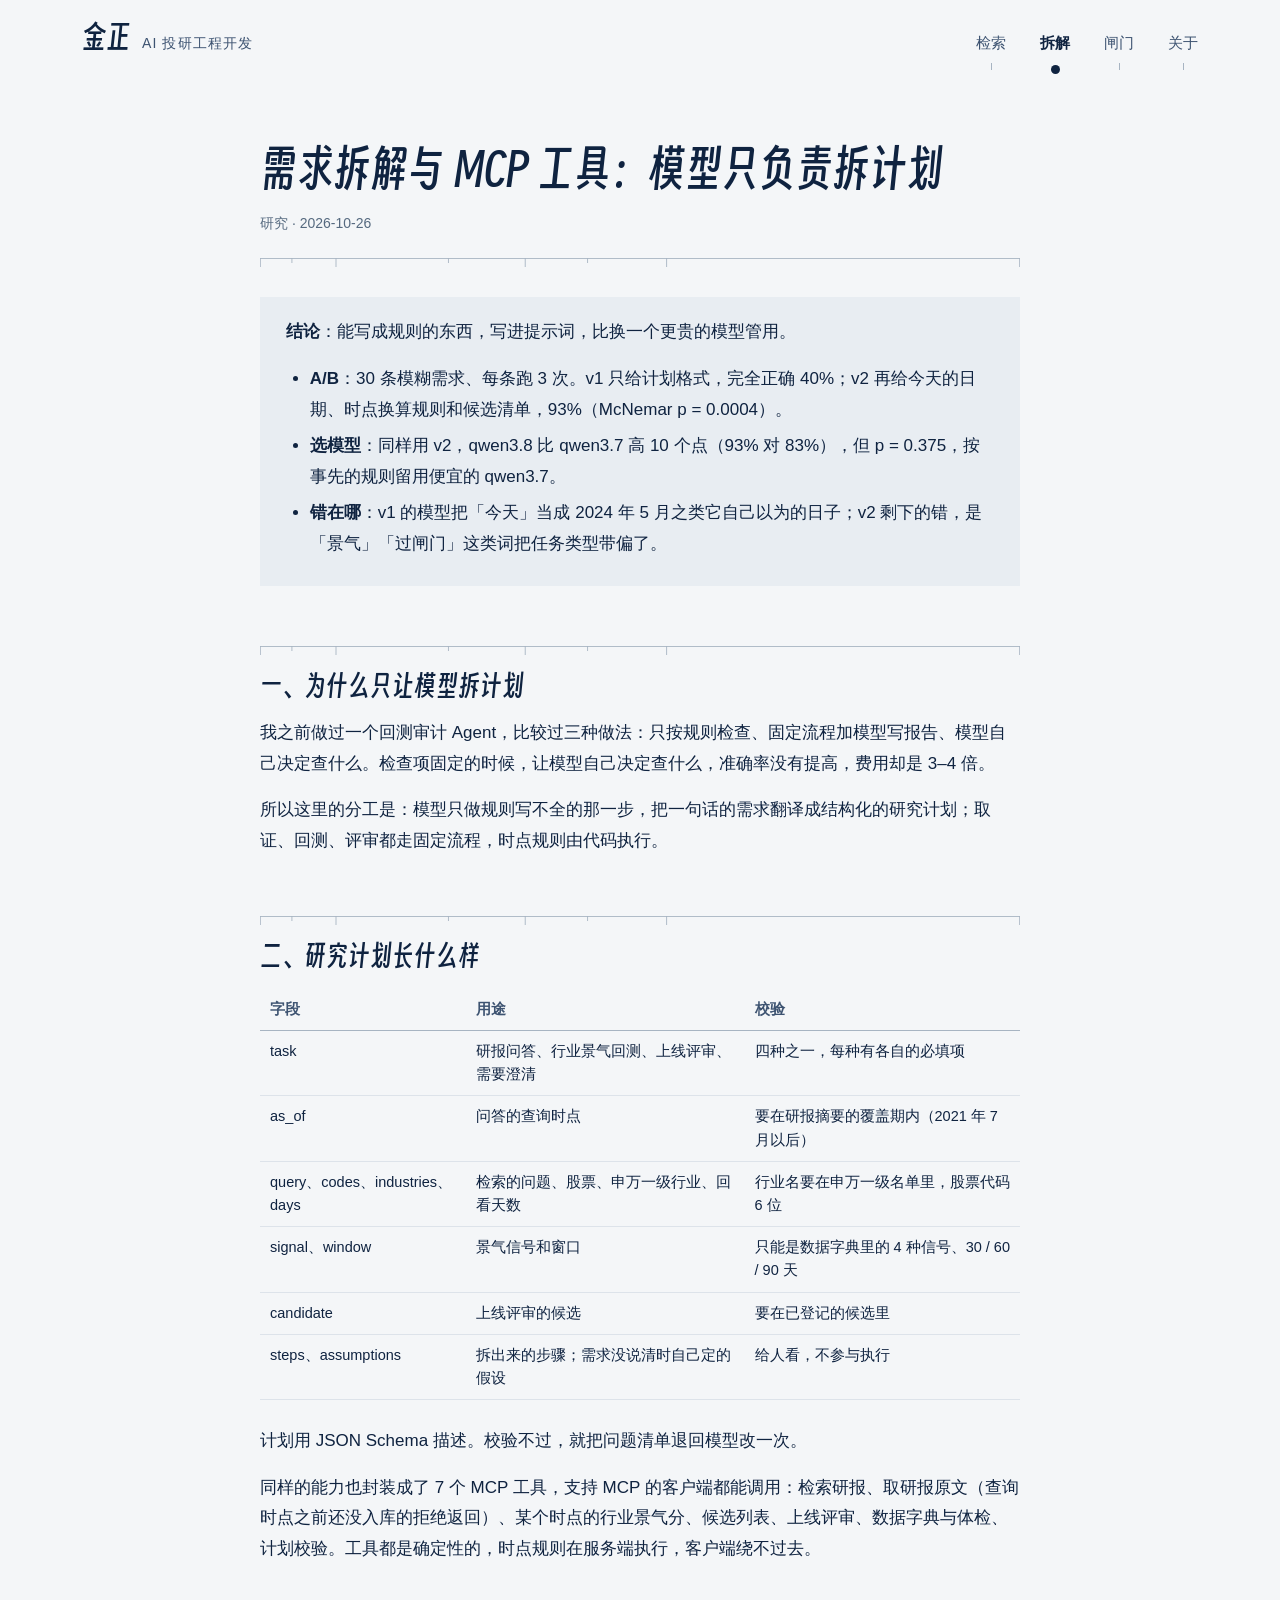
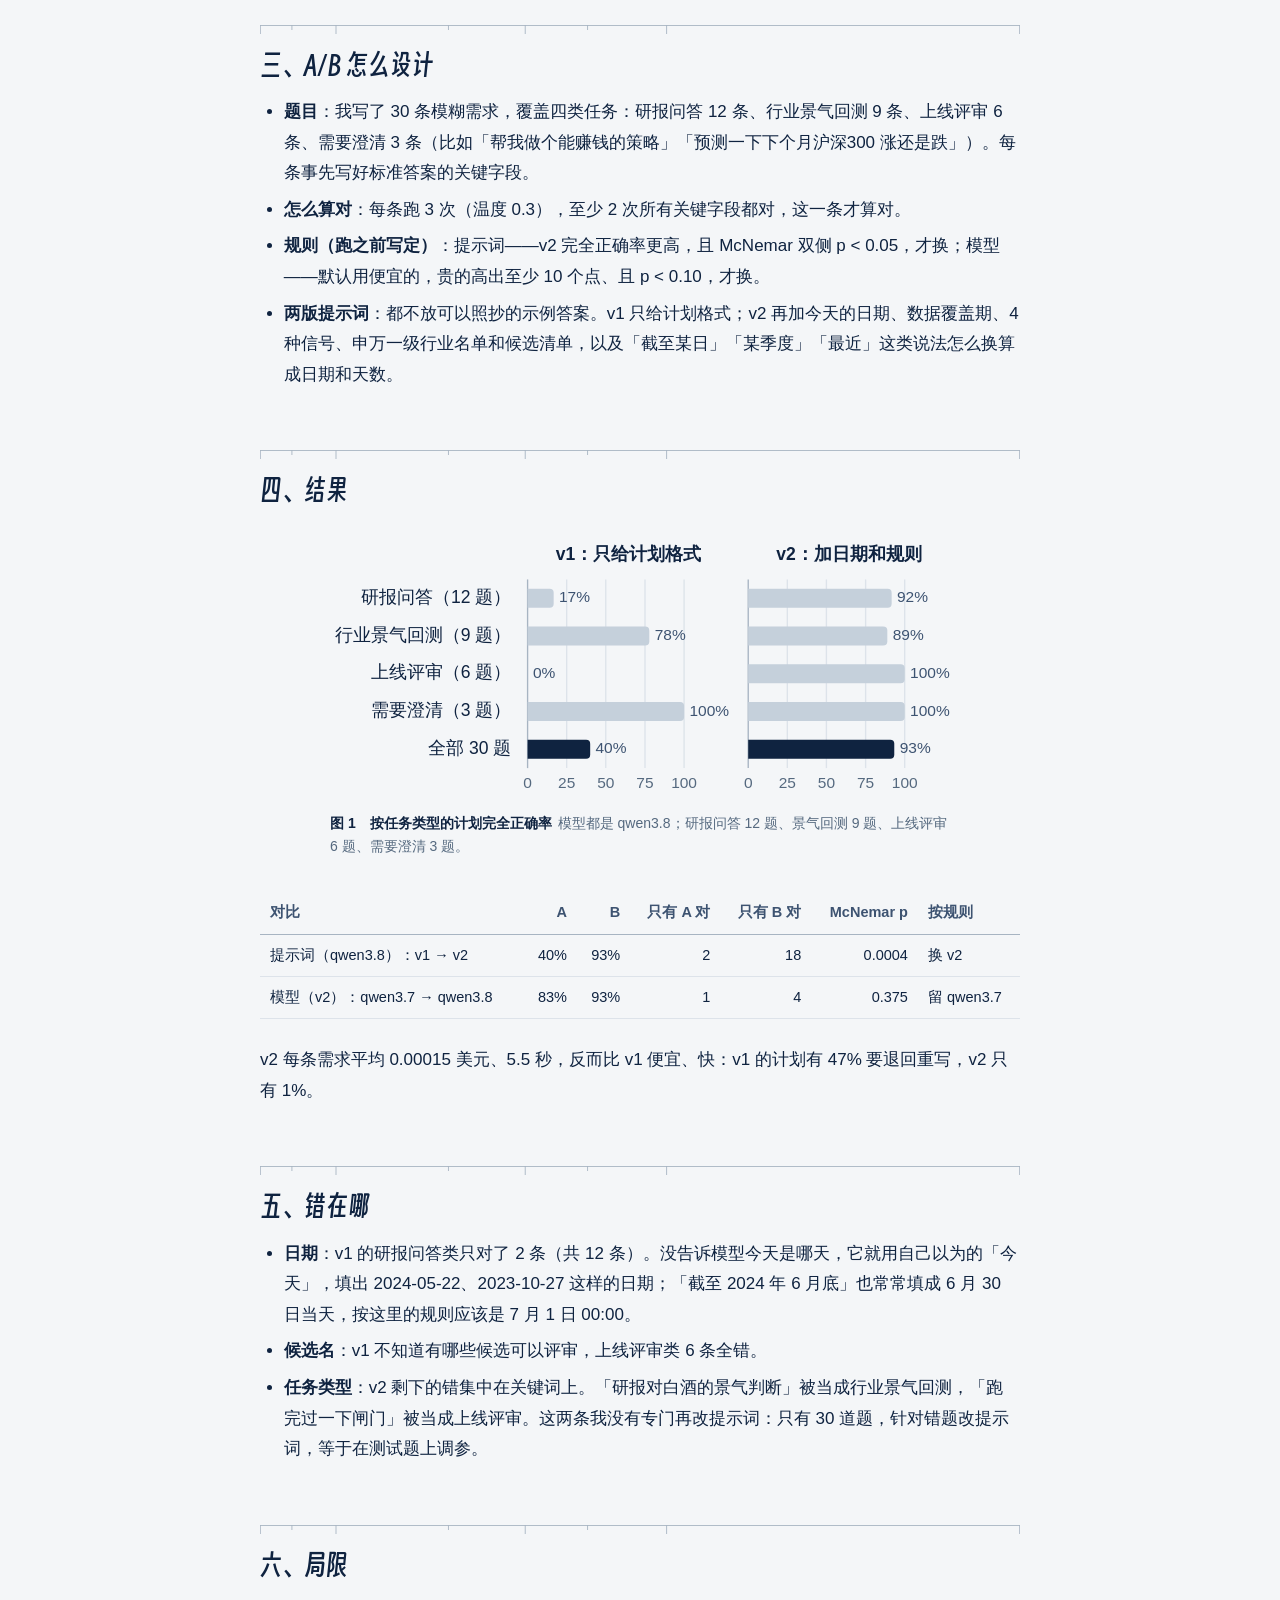
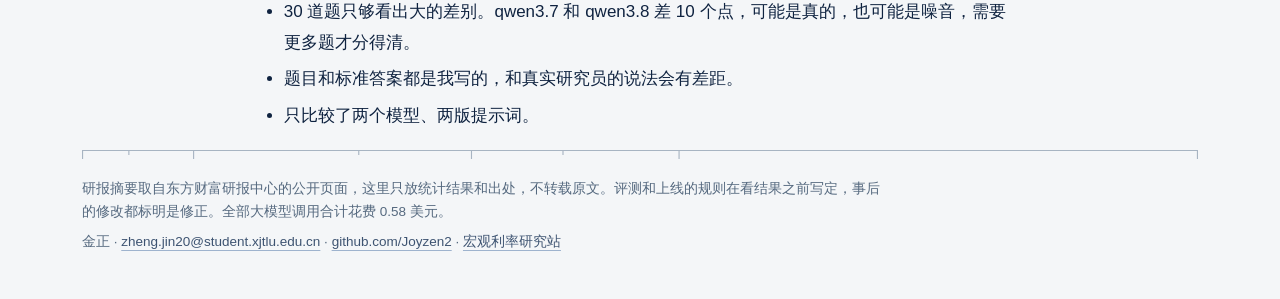
<file: docs/planner/index.html>
<!doctype html>
<html lang="zh-CN">
<head>
<meta charset="utf-8">
<meta name="viewport" content="width=device-width, initial-scale=1">
<title>需求拆解与 MCP 工具：模型只负责拆计划 · 金正 · AI 投研工程开发</title>
<meta name="description" content="研究员一句模糊需求，大模型拆成可以校验的研究计划，固定流程执行；提示词和模型用 A/B 测试、按事先写定的规则选。">
<link rel="preload" href="../assets/fonts/jz-display.woff2" as="font" type="font/woff2" crossorigin>
<link rel="stylesheet" href="../assets/style.css">
</head>
<body class="k-research">
<header class="top">
  <div class="wrap">
    <a class="brand" href="../"><span class="brand-name">金正</span><span class="brand-sub">AI 投研工程开发</span></a>
    <nav aria-label="栏目"><a href="../rag/">检索</a><a href="../planner/" class=on>拆解</a><a href="../gate/">闸门</a><a href="../about/">关于</a></nav>
  </div>
  <div class="wrap"><div class="top-rule"></div></div>
</header>
<main class="wrap">
<article class="article"><header><h1>需求拆解与 MCP 工具：模型只负责拆计划</h1><p class="meta">研究 · 2026-10-26</p><div class="ruler" aria-hidden="true"></div></header><div class="summary">
<p><strong>结论</strong>：能写成规则的东西，写进提示词，比换一个更贵的模型管用。</p>
<ul>
<li><strong>A/B</strong>：30 条模糊需求、每条跑 3 次。v1 只给计划格式，完全正确 40%；v2 再给今天的日期、时点换算规则和候选清单，93%（McNemar p = 0.0004）。</li>
<li><strong>选模型</strong>：同样用 v2，qwen3.8 比 qwen3.7 高 10 个点（93% 对 83%），但 p = 0.375，按事先的规则留用便宜的 qwen3.7。</li>
<li><strong>错在哪</strong>：v1 的模型把「今天」当成 2024 年 5 月之类它自己以为的日子；v2 剩下的错，是「景气」「过闸门」这类词把任务类型带偏了。</li>
</ul>
</div>
<h2 id="_1">一、为什么只让模型拆计划</h2>
<p>我之前做过一个回测审计 Agent，比较过三种做法：只按规则检查、固定流程加模型写报告、模型自己决定查什么。检查项固定的时候，让模型自己决定查什么，准确率没有提高，费用却是 3–4 倍。</p>
<p>所以这里的分工是：模型只做规则写不全的那一步，把一句话的需求翻译成结构化的研究计划；取证、回测、评审都走固定流程，时点规则由代码执行。</p>
<h2 id="_2">二、研究计划长什么样</h2>
<div class="table"><table>
<thead>
<tr>
<th>字段</th>
<th>用途</th>
<th>校验</th>
</tr>
</thead>
<tbody>
<tr>
<td>task</td>
<td>研报问答、行业景气回测、上线评审、需要澄清</td>
<td>四种之一，每种有各自的必填项</td>
</tr>
<tr>
<td>as_of</td>
<td>问答的查询时点</td>
<td>要在研报摘要的覆盖期内（2021 年 7 月以后）</td>
</tr>
<tr>
<td>query、codes、industries、days</td>
<td>检索的问题、股票、申万一级行业、回看天数</td>
<td>行业名要在申万一级名单里，股票代码 6 位</td>
</tr>
<tr>
<td>signal、window</td>
<td>景气信号和窗口</td>
<td>只能是数据字典里的 4 种信号、30 / 60 / 90 天</td>
</tr>
<tr>
<td>candidate</td>
<td>上线评审的候选</td>
<td>要在已登记的候选里</td>
</tr>
<tr>
<td>steps、assumptions</td>
<td>拆出来的步骤；需求没说清时自己定的假设</td>
<td>给人看，不参与执行</td>
</tr>
</tbody>
</table></div>
<p>计划用 JSON Schema 描述。校验不过，就把问题清单退回模型改一次。</p>
<p>同样的能力也封装成了 7 个 MCP 工具，支持 MCP 的客户端都能调用：检索研报、取研报原文（查询时点之前还没入库的拒绝返回）、某个时点的行业景气分、候选列表、上线评审、数据字典与体检、计划校验。工具都是确定性的，时点规则在服务端执行，客户端绕不过去。</p>
<h2 id="ab">三、A/B 怎么设计</h2>
<ul>
<li><strong>题目</strong>：我写了 30 条模糊需求，覆盖四类任务：研报问答 12 条、行业景气回测 9 条、上线评审 6 条、需要澄清 3 条（比如「帮我做个能赚钱的策略」「预测一下下个月沪深300 涨还是跌」）。每条事先写好标准答案的关键字段。</li>
<li><strong>怎么算对</strong>：每条跑 3 次（温度 0.3），至少 2 次所有关键字段都对，这一条才算对。</li>
<li><strong>规则（跑之前写定）</strong>：提示词——v2 完全正确率更高，且 McNemar 双侧 p &lt; 0.05，才换；模型——默认用便宜的，贵的高出至少 10 个点、且 p &lt; 0.10，才换。</li>
<li><strong>两版提示词</strong>：都不放可以照抄的示例答案。v1 只给计划格式；v2 再加今天的日期、数据覆盖期、4 种信号、申万一级行业名单和候选清单，以及「截至某日」「某季度」「最近」这类说法怎么换算成日期和天数。</li>
</ul>
<h2 id="_3">四、结果</h2>
<figure class="chart"><svg class="vz" viewBox="0 0 460 194" role="img" xmlns="http://www.w3.org/2000/svg"><title>计划完全正确的比例（每题跑 3 次，按多数算），模型都是 qwen3.8</title><desc>全部 30 题：v1 40%，v2 93%。v1 的问答类只对 17%，上线评审类全错。</desc><style>.vz text{font-family:-apple-system,"PingFang SC","Hiragino Sans GB","Microsoft YaHei","Noto Sans CJK SC",sans-serif;fill:#0F2340;}.vz .t2{fill:#3D5371;}.vz .t3{fill:#55697F;}.vz .grid{stroke:#DDE3EA;stroke-width:1;}.vz .base{stroke:#A7B4C2;stroke-width:1;}</style><text x="134.6" y="44.0" font-size="13" text-anchor="end" dominant-baseline="middle">研报问答（12 题）</text><text x="134.6" y="72.0" font-size="13" text-anchor="end" dominant-baseline="middle">行业景气回测（9 题）</text><text x="134.6" y="100.0" font-size="13" text-anchor="end" dominant-baseline="middle">上线评审（6 题）</text><text x="134.6" y="128.0" font-size="13" text-anchor="end" dominant-baseline="middle">需要澄清（3 题）</text><text x="134.6" y="156.0" font-size="13" text-anchor="end" dominant-baseline="middle">全部 30 题</text><text x="221.4" y="12.0" font-size="13" text-anchor="middle" dominant-baseline="middle" font-weight="600">v1：只给计划格式</text><line x1="146.6" y1="30.0" x2="146.6" y2="170.0" class="base"/><text x="146.6" y="182.0" font-size="11.5" text-anchor="middle" dominant-baseline="middle" class="t3">0</text><line x1="175.6" y1="30.0" x2="175.6" y2="170.0" class="grid"/><text x="175.6" y="182.0" font-size="11.5" text-anchor="middle" dominant-baseline="middle" class="t3">25</text><line x1="204.6" y1="30.0" x2="204.6" y2="170.0" class="grid"/><text x="204.6" y="182.0" font-size="11.5" text-anchor="middle" dominant-baseline="middle" class="t3">50</text><line x1="233.7" y1="30.0" x2="233.7" y2="170.0" class="grid"/><text x="233.7" y="182.0" font-size="11.5" text-anchor="middle" dominant-baseline="middle" class="t3">75</text><line x1="262.7" y1="30.0" x2="262.7" y2="170.0" class="grid"/><text x="262.7" y="182.0" font-size="11.5" text-anchor="middle" dominant-baseline="middle" class="t3">100</text><path d="M146.60,37.00H162.95Q165.95,37.00 165.95,40.00V48.00Q165.95,51.00 162.95,51.00H146.60Z" fill="#C5D0DB"><title>研报问答（12 题） · v1：只给计划格式：+17%</title></path><text x="169.9" y="44.0" font-size="11.5" text-anchor="start" dominant-baseline="middle" class="t2">17%</text><path d="M146.60,65.00H233.90Q236.90,65.00 236.90,68.00V76.00Q236.90,79.00 233.90,79.00H146.60Z" fill="#C5D0DB"><title>行业景气回测（9 题） · v1：只给计划格式：+78%</title></path><text x="240.9" y="72.0" font-size="11.5" text-anchor="start" dominant-baseline="middle" class="t2">78%</text><path d="M146.60,93.00H146.60Q146.60,93.00 146.60,93.00V107.00Q146.60,107.00 146.60,107.00H146.60Z" fill="#C5D0DB"><title>上线评审（6 题） · v1：只给计划格式：0%</title></path><text x="150.6" y="100.0" font-size="11.5" text-anchor="start" dominant-baseline="middle" class="t2">0%</text><path d="M146.60,121.00H259.70Q262.70,121.00 262.70,124.00V132.00Q262.70,135.00 259.70,135.00H146.60Z" fill="#C5D0DB"><title>需要澄清（3 题） · v1：只给计划格式：+100%</title></path><text x="266.7" y="128.0" font-size="11.5" text-anchor="start" dominant-baseline="middle" class="t2">100%</text><path d="M146.60,149.00H190.04Q193.04,149.00 193.04,152.00V160.00Q193.04,163.00 190.04,163.00H146.60Z" fill="#0F2340"><title>全部 30 题 · v1：只给计划格式：+40%</title></path><text x="197.0" y="156.0" font-size="11.5" text-anchor="start" dominant-baseline="middle" class="t2">40%</text><text x="385.1" y="12.0" font-size="13" text-anchor="middle" dominant-baseline="middle" font-weight="600">v2：加日期和规则</text><line x1="310.3" y1="30.0" x2="310.3" y2="170.0" class="base"/><text x="310.3" y="182.0" font-size="11.5" text-anchor="middle" dominant-baseline="middle" class="t3">0</text><line x1="339.3" y1="30.0" x2="339.3" y2="170.0" class="grid"/><text x="339.3" y="182.0" font-size="11.5" text-anchor="middle" dominant-baseline="middle" class="t3">25</text><line x1="368.3" y1="30.0" x2="368.3" y2="170.0" class="grid"/><text x="368.3" y="182.0" font-size="11.5" text-anchor="middle" dominant-baseline="middle" class="t3">50</text><line x1="397.4" y1="30.0" x2="397.4" y2="170.0" class="grid"/><text x="397.4" y="182.0" font-size="11.5" text-anchor="middle" dominant-baseline="middle" class="t3">75</text><line x1="426.4" y1="30.0" x2="426.4" y2="170.0" class="grid"/><text x="426.4" y="182.0" font-size="11.5" text-anchor="middle" dominant-baseline="middle" class="t3">100</text><path d="M310.30,37.00H413.72Q416.72,37.00 416.72,40.00V48.00Q416.72,51.00 413.72,51.00H310.30Z" fill="#C5D0DB"><title>研报问答（12 题） · v2：加日期和规则：+92%</title></path><text x="420.7" y="44.0" font-size="11.5" text-anchor="start" dominant-baseline="middle" class="t2">92%</text><path d="M310.30,65.00H410.50Q413.50,65.00 413.50,68.00V76.00Q413.50,79.00 410.50,79.00H310.30Z" fill="#C5D0DB"><title>行业景气回测（9 题） · v2：加日期和规则：+89%</title></path><text x="417.5" y="72.0" font-size="11.5" text-anchor="start" dominant-baseline="middle" class="t2">89%</text><path d="M310.30,93.00H423.40Q426.40,93.00 426.40,96.00V104.00Q426.40,107.00 423.40,107.00H310.30Z" fill="#C5D0DB"><title>上线评审（6 题） · v2：加日期和规则：+100%</title></path><text x="430.4" y="100.0" font-size="11.5" text-anchor="start" dominant-baseline="middle" class="t2">100%</text><path d="M310.30,121.00H423.40Q426.40,121.00 426.40,124.00V132.00Q426.40,135.00 423.40,135.00H310.30Z" fill="#C5D0DB"><title>需要澄清（3 题） · v2：加日期和规则：+100%</title></path><text x="430.4" y="128.0" font-size="11.5" text-anchor="start" dominant-baseline="middle" class="t2">100%</text><path d="M310.30,149.00H415.66Q418.66,149.00 418.66,152.00V160.00Q418.66,163.00 415.66,163.00H310.30Z" fill="#0F2340"><title>全部 30 题 · v2：加日期和规则：+93%</title></path><text x="422.7" y="156.0" font-size="11.5" text-anchor="start" dominant-baseline="middle" class="t2">93%</text></svg><figcaption><b>图 1　按任务类型的计划完全正确率</b><span class="fig-note">模型都是 qwen3.8；研报问答 12 题、景气回测 9 题、上线评审 6 题、需要澄清 3 题。</span></figcaption></figure>
<div class="table"><table>
<thead>
<tr>
<th>对比</th>
<th style="text-align: right;">A</th>
<th style="text-align: right;">B</th>
<th style="text-align: right;">只有 A 对</th>
<th style="text-align: right;">只有 B 对</th>
<th style="text-align: right;">McNemar p</th>
<th>按规则</th>
</tr>
</thead>
<tbody>
<tr>
<td>提示词（qwen3.8）：v1 → v2</td>
<td style="text-align: right;">40%</td>
<td style="text-align: right;">93%</td>
<td style="text-align: right;">2</td>
<td style="text-align: right;">18</td>
<td style="text-align: right;">0.0004</td>
<td>换 v2</td>
</tr>
<tr>
<td>模型（v2）：qwen3.7 → qwen3.8</td>
<td style="text-align: right;">83%</td>
<td style="text-align: right;">93%</td>
<td style="text-align: right;">1</td>
<td style="text-align: right;">4</td>
<td style="text-align: right;">0.375</td>
<td>留 qwen3.7</td>
</tr>
</tbody>
</table></div>
<p>v2 每条需求平均 0.00015 美元、5.5 秒，反而比 v1 便宜、快：v1 的计划有 47% 要退回重写，v2 只有 1%。</p>
<h2 id="_4">五、错在哪</h2>
<ul>
<li><strong>日期</strong>：v1 的研报问答类只对了 2 条（共 12 条）。没告诉模型今天是哪天，它就用自己以为的「今天」，填出 2024-05-22、2023-10-27 这样的日期；「截至 2024 年 6 月底」也常常填成 6 月 30 日当天，按这里的规则应该是 7 月 1 日 00:00。</li>
<li><strong>候选名</strong>：v1 不知道有哪些候选可以评审，上线评审类 6 条全错。</li>
<li><strong>任务类型</strong>：v2 剩下的错集中在关键词上。「研报对白酒的景气判断」被当成行业景气回测，「跑完过一下闸门」被当成上线评审。这两条我没有专门再改提示词：只有 30 道题，针对错题改提示词，等于在测试题上调参。</li>
</ul>
<h2 id="_5">六、局限</h2>
<ul>
<li>30 道题只够看出大的差别。qwen3.7 和 qwen3.8 差 10 个点，可能是真的，也可能是噪音，需要更多题才分得清。</li>
<li>题目和标准答案都是我写的，和真实研究员的说法会有差距。</li>
<li>只比较了两个模型、两版提示词。</li>
</ul></article>
</main>
<footer class="foot">
  <div class="wrap">
    <div class="ruler" aria-hidden="true"></div>
    <p>研报摘要取自东方财富研报中心的公开页面，这里只放统计结果和出处，不转载原文。评测和上线的规则在看结果之前写定，事后的修改都标明是修正。全部大模型调用合计花费 0.58 美元。</p>
    <p>金正 · <a href="mailto:zheng.jin20@student.xjtlu.edu.cn">zheng.jin20@student.xjtlu.edu.cn</a> · <a href="https://github.com/Joyzen2">github.com/Joyzen2</a> · <a href="https://joyzen2.github.io/">宏观利率研究站</a></p>
  </div>
</footer>
</body>
</html>
</file>
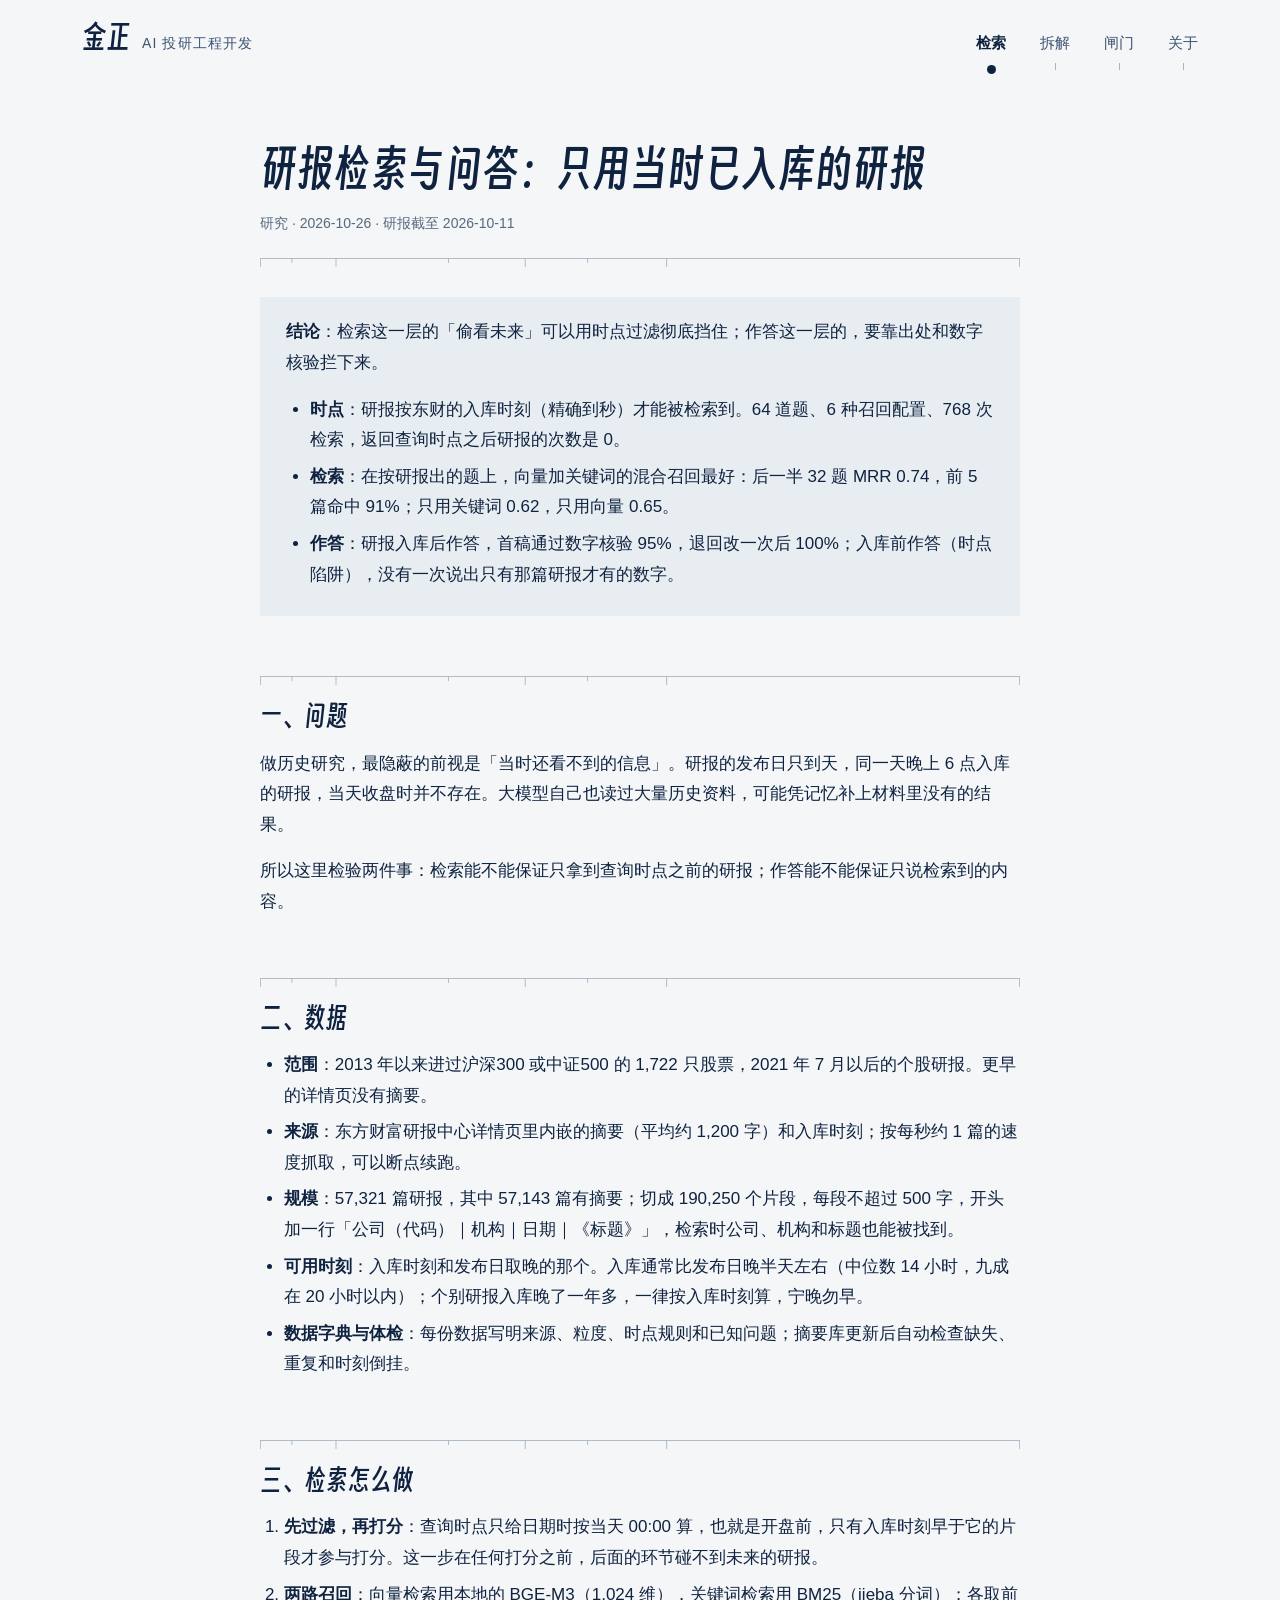
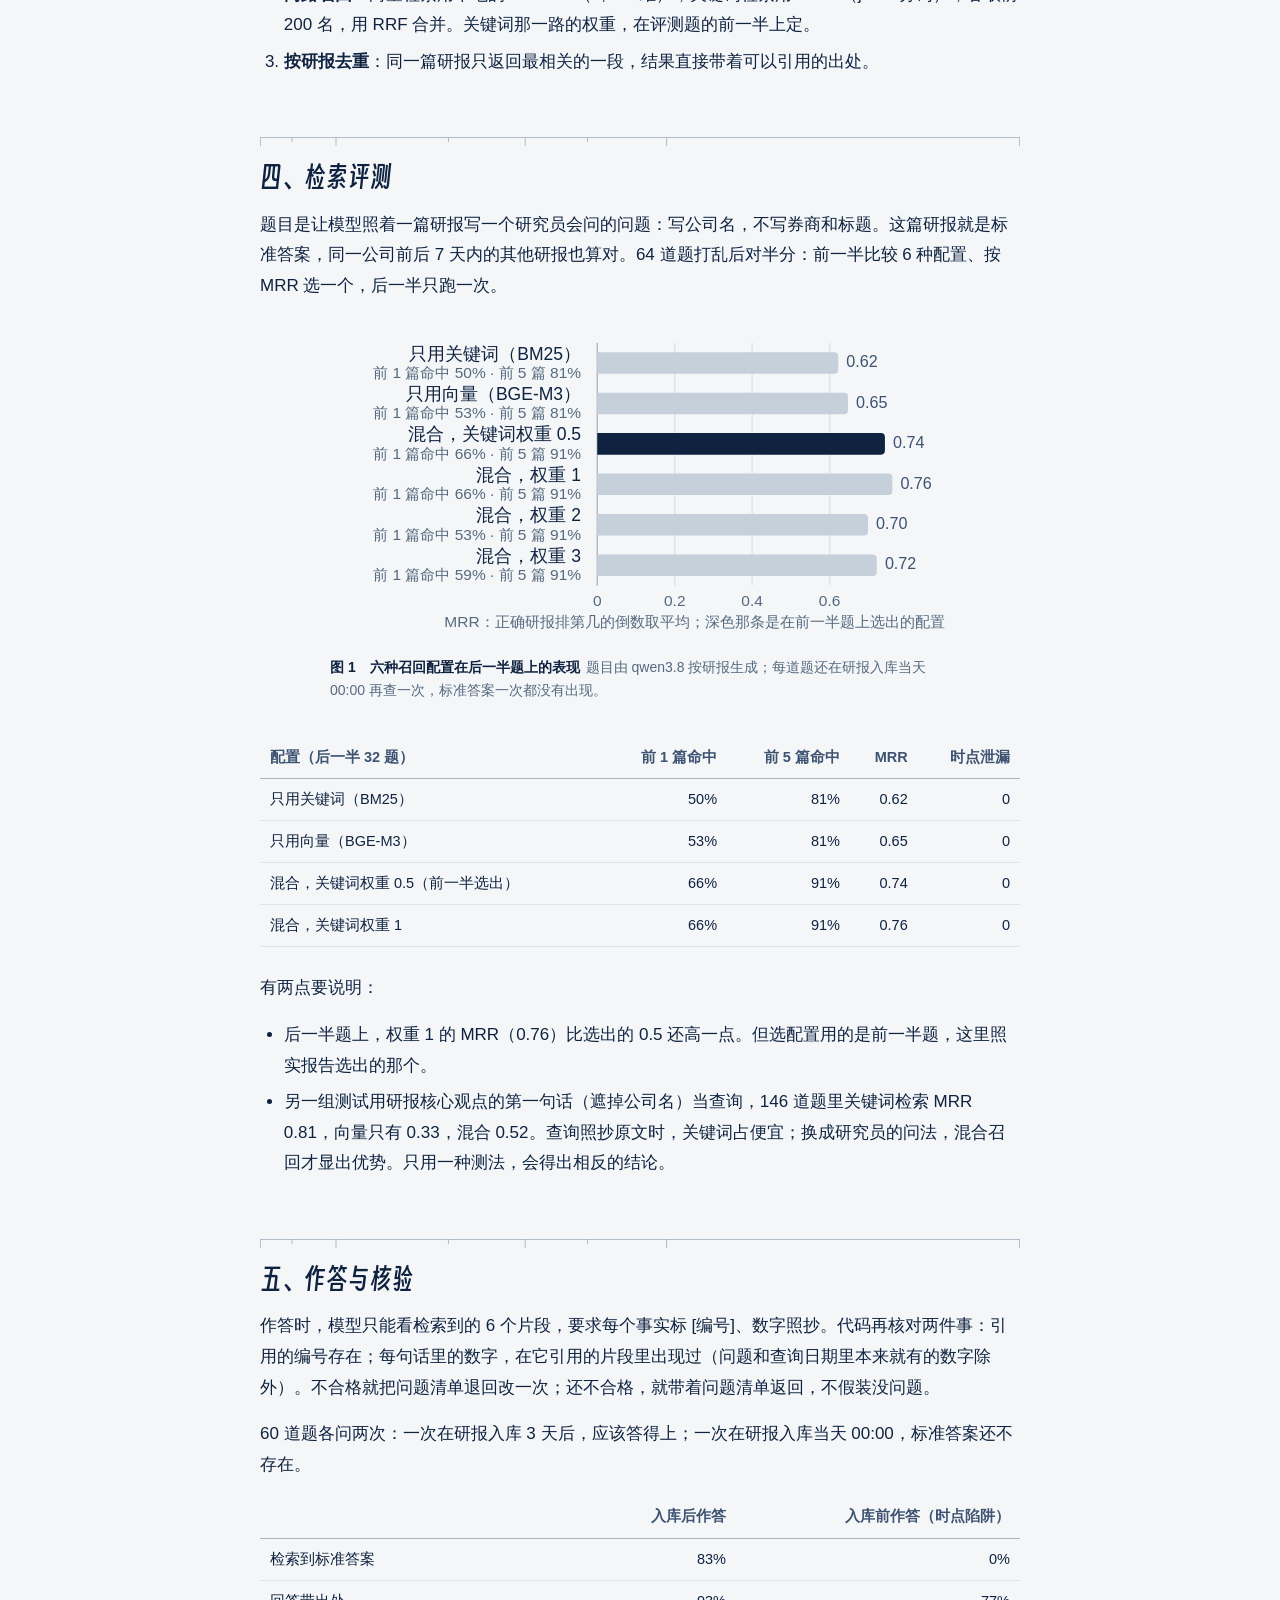
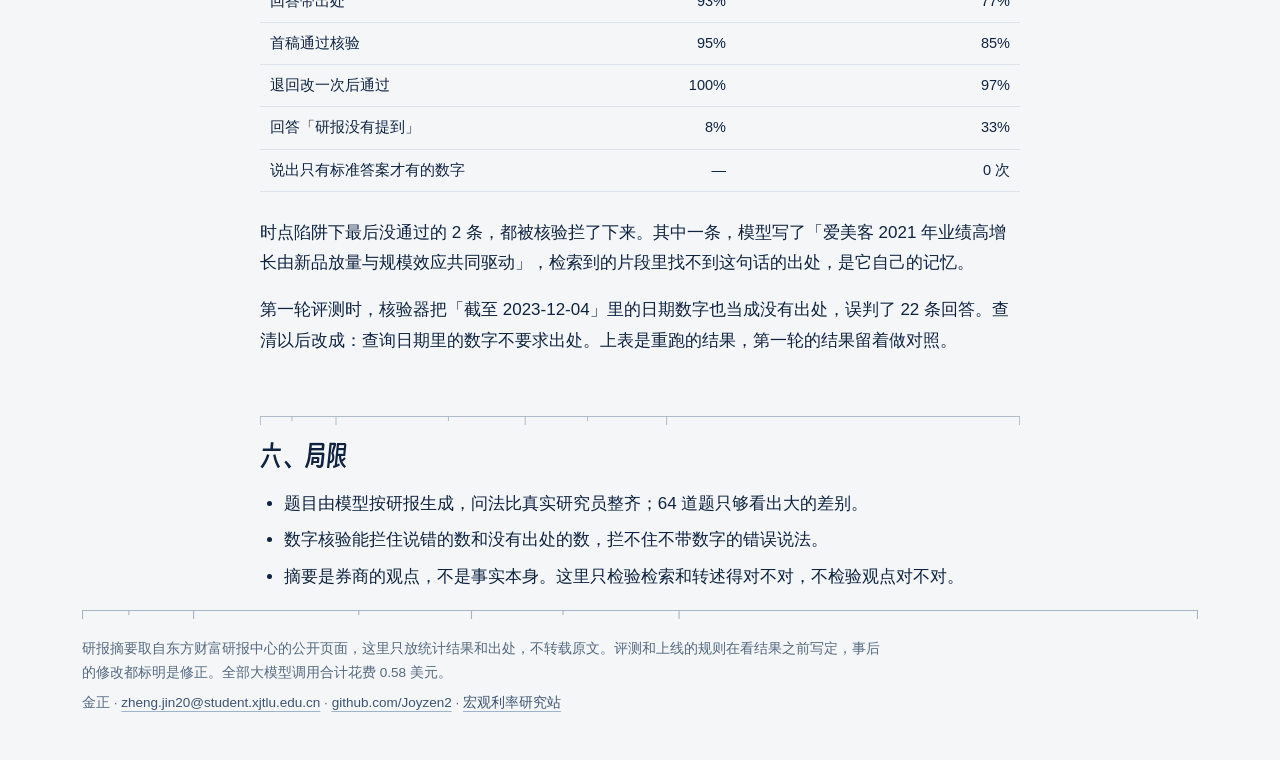
<file: docs/rag/index.html>
<!doctype html>
<html lang="zh-CN">
<head>
<meta charset="utf-8">
<meta name="viewport" content="width=device-width, initial-scale=1">
<title>研报检索与问答：只用当时已入库的研报 · 金正 · AI 投研工程开发</title>
<meta name="description" content="5.7 万篇券商研报摘要的时点安全检索与问答：检索前按入库时刻过滤，回答逐句标出处，数字由代码核对。">
<link rel="preload" href="../assets/fonts/jz-display.woff2" as="font" type="font/woff2" crossorigin>
<link rel="stylesheet" href="../assets/style.css">
</head>
<body class="k-research">
<header class="top">
  <div class="wrap">
    <a class="brand" href="../"><span class="brand-name">金正</span><span class="brand-sub">AI 投研工程开发</span></a>
    <nav aria-label="栏目"><a href="../rag/" class=on>检索</a><a href="../planner/">拆解</a><a href="../gate/">闸门</a><a href="../about/">关于</a></nav>
  </div>
  <div class="wrap"><div class="top-rule"></div></div>
</header>
<main class="wrap">
<article class="article"><header><h1>研报检索与问答：只用当时已入库的研报</h1><p class="meta">研究 · 2026-10-26 · 研报截至 2026-10-11</p><div class="ruler" aria-hidden="true"></div></header><div class="summary">
<p><strong>结论</strong>：检索这一层的「偷看未来」可以用时点过滤彻底挡住；作答这一层的，要靠出处和数字核验拦下来。</p>
<ul>
<li><strong>时点</strong>：研报按东财的入库时刻（精确到秒）才能被检索到。64 道题、6 种召回配置、768 次检索，返回查询时点之后研报的次数是 0。</li>
<li><strong>检索</strong>：在按研报出的题上，向量加关键词的混合召回最好：后一半 32 题 MRR 0.74，前 5 篇命中 91%；只用关键词 0.62，只用向量 0.65。</li>
<li><strong>作答</strong>：研报入库后作答，首稿通过数字核验 95%，退回改一次后 100%；入库前作答（时点陷阱），没有一次说出只有那篇研报才有的数字。</li>
</ul>
</div>
<h2 id="_1">一、问题</h2>
<p>做历史研究，最隐蔽的前视是「当时还看不到的信息」。研报的发布日只到天，同一天晚上 6 点入库的研报，当天收盘时并不存在。大模型自己也读过大量历史资料，可能凭记忆补上材料里没有的结果。</p>
<p>所以这里检验两件事：检索能不能保证只拿到查询时点之前的研报；作答能不能保证只说检索到的内容。</p>
<h2 id="_2">二、数据</h2>
<ul>
<li><strong>范围</strong>：2013 年以来进过沪深300 或中证500 的 1,722 只股票，2021 年 7 月以后的个股研报。更早的详情页没有摘要。</li>
<li><strong>来源</strong>：东方财富研报中心详情页里内嵌的摘要（平均约 1,200 字）和入库时刻；按每秒约 1 篇的速度抓取，可以断点续跑。</li>
<li><strong>规模</strong>：57,321 篇研报，其中 57,143 篇有摘要；切成 190,250 个片段，每段不超过 500 字，开头加一行「公司（代码）｜机构｜日期｜《标题》」，检索时公司、机构和标题也能被找到。</li>
<li><strong>可用时刻</strong>：入库时刻和发布日取晚的那个。入库通常比发布日晚半天左右（中位数 14 小时，九成在 20 小时以内）；个别研报入库晚了一年多，一律按入库时刻算，宁晚勿早。</li>
<li><strong>数据字典与体检</strong>：每份数据写明来源、粒度、时点规则和已知问题；摘要库更新后自动检查缺失、重复和时刻倒挂。</li>
</ul>
<h2 id="_3">三、检索怎么做</h2>
<ol>
<li><strong>先过滤，再打分</strong>：查询时点只给日期时按当天 00:00 算，也就是开盘前，只有入库时刻早于它的片段才参与打分。这一步在任何打分之前，后面的环节碰不到未来的研报。</li>
<li><strong>两路召回</strong>：向量检索用本地的 BGE-M3（1,024 维），关键词检索用 BM25（jieba 分词）；各取前 200 名，用 RRF 合并。关键词那一路的权重，在评测题的前一半上定。</li>
<li><strong>按研报去重</strong>：同一篇研报只返回最相关的一段，结果直接带着可以引用的出处。</li>
</ol>
<h2 id="_4">四、检索评测</h2>
<p>题目是让模型照着一篇研报写一个研究员会问的问题：写公司名，不写券商和标题。这篇研报就是标准答案，同一公司前后 7 天内的其他研报也算对。64 道题打乱后对半分：前一半比较 6 种配置、按 MRR 选一个，后一半只跑一次。</p>
<figure class="chart"><svg class="vz" viewBox="0 0 460 232" role="img" xmlns="http://www.w3.org/2000/svg"><title>后一半 32 道题上的 MRR（越高越好，满分 1）</title><desc>只用关键词 0.62，只用向量 0.65，前一半题上选出的混合召回 0.74；六种配置的时点泄漏都是 0。</desc><style>.vz text{font-family:-apple-system,"PingFang SC","Hiragino Sans GB","Microsoft YaHei","Noto Sans CJK SC",sans-serif;fill:#0F2340;}.vz .t2{fill:#3D5371;}.vz .t3{fill:#55697F;}.vz .grid{stroke:#DDE3EA;stroke-width:1;}.vz .base{stroke:#A7B4C2;stroke-width:1;}</style><line x1="198.3" y1="8.0" x2="198.3" y2="188.0" class="base"/><text x="198.3" y="200.0" font-size="11.5" text-anchor="middle" dominant-baseline="middle" class="t3">0</text><line x1="255.8" y1="8.0" x2="255.8" y2="188.0" class="grid"/><text x="255.8" y="200.0" font-size="11.5" text-anchor="middle" dominant-baseline="middle" class="t3">0.2</text><line x1="313.2" y1="8.0" x2="313.2" y2="188.0" class="grid"/><text x="313.2" y="200.0" font-size="11.5" text-anchor="middle" dominant-baseline="middle" class="t3">0.4</text><line x1="370.7" y1="8.0" x2="370.7" y2="188.0" class="grid"/><text x="370.7" y="200.0" font-size="11.5" text-anchor="middle" dominant-baseline="middle" class="t3">0.6</text><text x="456.0" y="216.0" font-size="11.5" text-anchor="end" dominant-baseline="middle" class="t3">MRR：正确研报排第几的倒数取平均；深色那条是在前一半题上选出的配置</text><text x="186.3" y="17.0" font-size="13" text-anchor="end" dominant-baseline="middle">只用关键词（BM25）</text><text x="186.3" y="31.0" font-size="11.5" text-anchor="end" dominant-baseline="middle" class="t3">前 1 篇命中 50% · 前 5 篇 81%</text><path d="M198.30,15.00H374.09Q377.09,15.00 377.09,18.00V28.00Q377.09,31.00 374.09,31.00H198.30Z" fill="#C5D0DB"><title>只用关键词（BM25）：0.62</title></path><text x="383.1" y="23.0" font-size="12" text-anchor="start" dominant-baseline="middle" class="t2">0.62</text><text x="186.3" y="47.0" font-size="13" text-anchor="end" dominant-baseline="middle">只用向量（BGE-M3）</text><text x="186.3" y="61.0" font-size="11.5" text-anchor="end" dominant-baseline="middle" class="t3">前 1 篇命中 53% · 前 5 篇 81%</text><path d="M198.30,45.00H381.29Q384.29,45.00 384.29,48.00V58.00Q384.29,61.00 381.29,61.00H198.30Z" fill="#C5D0DB"><title>只用向量（BGE-M3）：0.65</title></path><text x="390.3" y="53.0" font-size="12" text-anchor="start" dominant-baseline="middle" class="t2">0.65</text><text x="186.3" y="77.0" font-size="13" text-anchor="end" dominant-baseline="middle">混合，关键词权重 0.5</text><text x="186.3" y="91.0" font-size="11.5" text-anchor="end" dominant-baseline="middle" class="t3">前 1 篇命中 66% · 前 5 篇 91%</text><path d="M198.30,75.00H408.73Q411.73,75.00 411.73,78.00V88.00Q411.73,91.00 408.73,91.00H198.30Z" fill="#0F2340"><title>混合，关键词权重 0.5：0.74</title></path><text x="417.7" y="83.0" font-size="12" text-anchor="start" dominant-baseline="middle" class="t2">0.74</text><text x="186.3" y="107.0" font-size="13" text-anchor="end" dominant-baseline="middle">混合，权重 1</text><text x="186.3" y="121.0" font-size="11.5" text-anchor="end" dominant-baseline="middle" class="t3">前 1 篇命中 66% · 前 5 篇 91%</text><path d="M198.30,105.00H414.20Q417.20,105.00 417.20,108.00V118.00Q417.20,121.00 414.20,121.00H198.30Z" fill="#C5D0DB"><title>混合，权重 1：0.76</title></path><text x="423.2" y="113.0" font-size="12" text-anchor="start" dominant-baseline="middle" class="t2">0.76</text><text x="186.3" y="137.0" font-size="13" text-anchor="end" dominant-baseline="middle">混合，权重 2</text><text x="186.3" y="151.0" font-size="11.5" text-anchor="end" dominant-baseline="middle" class="t3">前 1 篇命中 53% · 前 5 篇 91%</text><path d="M198.30,135.00H396.15Q399.15,135.00 399.15,138.00V148.00Q399.15,151.00 396.15,151.00H198.30Z" fill="#C5D0DB"><title>混合，权重 2：0.70</title></path><text x="405.2" y="143.0" font-size="12" text-anchor="start" dominant-baseline="middle" class="t2">0.70</text><text x="186.3" y="167.0" font-size="13" text-anchor="end" dominant-baseline="middle">混合，权重 3</text><text x="186.3" y="181.0" font-size="11.5" text-anchor="end" dominant-baseline="middle" class="t3">前 1 篇命中 59% · 前 5 篇 91%</text><path d="M198.30,165.00H402.68Q405.68,165.00 405.68,168.00V178.00Q405.68,181.00 402.68,181.00H198.30Z" fill="#C5D0DB"><title>混合，权重 3：0.72</title></path><text x="411.7" y="173.0" font-size="12" text-anchor="start" dominant-baseline="middle" class="t2">0.72</text></svg><figcaption><b>图 1　六种召回配置在后一半题上的表现</b><span class="fig-note">题目由 qwen3.8 按研报生成；每道题还在研报入库当天 00:00 再查一次，标准答案一次都没有出现。</span></figcaption></figure>
<div class="table"><table>
<thead>
<tr>
<th>配置（后一半 32 题）</th>
<th style="text-align: right;">前 1 篇命中</th>
<th style="text-align: right;">前 5 篇命中</th>
<th style="text-align: right;">MRR</th>
<th style="text-align: right;">时点泄漏</th>
</tr>
</thead>
<tbody>
<tr>
<td>只用关键词（BM25）</td>
<td style="text-align: right;">50%</td>
<td style="text-align: right;">81%</td>
<td style="text-align: right;">0.62</td>
<td style="text-align: right;">0</td>
</tr>
<tr>
<td>只用向量（BGE-M3）</td>
<td style="text-align: right;">53%</td>
<td style="text-align: right;">81%</td>
<td style="text-align: right;">0.65</td>
<td style="text-align: right;">0</td>
</tr>
<tr>
<td>混合，关键词权重 0.5（前一半选出）</td>
<td style="text-align: right;">66%</td>
<td style="text-align: right;">91%</td>
<td style="text-align: right;">0.74</td>
<td style="text-align: right;">0</td>
</tr>
<tr>
<td>混合，关键词权重 1</td>
<td style="text-align: right;">66%</td>
<td style="text-align: right;">91%</td>
<td style="text-align: right;">0.76</td>
<td style="text-align: right;">0</td>
</tr>
</tbody>
</table></div>
<p>有两点要说明：</p>
<ul>
<li>后一半题上，权重 1 的 MRR（0.76）比选出的 0.5 还高一点。但选配置用的是前一半题，这里照实报告选出的那个。</li>
<li>另一组测试用研报核心观点的第一句话（遮掉公司名）当查询，146 道题里关键词检索 MRR 0.81，向量只有 0.33，混合 0.52。查询照抄原文时，关键词占便宜；换成研究员的问法，混合召回才显出优势。只用一种测法，会得出相反的结论。</li>
</ul>
<h2 id="_5">五、作答与核验</h2>
<p>作答时，模型只能看检索到的 6 个片段，要求每个事实标 [编号]、数字照抄。代码再核对两件事：引用的编号存在；每句话里的数字，在它引用的片段里出现过（问题和查询日期里本来就有的数字除外）。不合格就把问题清单退回改一次；还不合格，就带着问题清单返回，不假装没问题。</p>
<p>60 道题各问两次：一次在研报入库 3 天后，应该答得上；一次在研报入库当天 00:00，标准答案还不存在。</p>
<div class="table"><table>
<thead>
<tr>
<th></th>
<th style="text-align: right;">入库后作答</th>
<th style="text-align: right;">入库前作答（时点陷阱）</th>
</tr>
</thead>
<tbody>
<tr>
<td>检索到标准答案</td>
<td style="text-align: right;">83%</td>
<td style="text-align: right;">0%</td>
</tr>
<tr>
<td>回答带出处</td>
<td style="text-align: right;">93%</td>
<td style="text-align: right;">77%</td>
</tr>
<tr>
<td>首稿通过核验</td>
<td style="text-align: right;">95%</td>
<td style="text-align: right;">85%</td>
</tr>
<tr>
<td>退回改一次后通过</td>
<td style="text-align: right;">100%</td>
<td style="text-align: right;">97%</td>
</tr>
<tr>
<td>回答「研报没有提到」</td>
<td style="text-align: right;">8%</td>
<td style="text-align: right;">33%</td>
</tr>
<tr>
<td>说出只有标准答案才有的数字</td>
<td style="text-align: right;">—</td>
<td style="text-align: right;">0 次</td>
</tr>
</tbody>
</table></div>
<p>时点陷阱下最后没通过的 2 条，都被核验拦了下来。其中一条，模型写了「爱美客 2021 年业绩高增长由新品放量与规模效应共同驱动」，检索到的片段里找不到这句话的出处，是它自己的记忆。</p>
<p>第一轮评测时，核验器把「截至 2023-12-04」里的日期数字也当成没有出处，误判了 22 条回答。查清以后改成：查询日期里的数字不要求出处。上表是重跑的结果，第一轮的结果留着做对照。</p>
<h2 id="_6">六、局限</h2>
<ul>
<li>题目由模型按研报生成，问法比真实研究员整齐；64 道题只够看出大的差别。</li>
<li>数字核验能拦住说错的数和没有出处的数，拦不住不带数字的错误说法。</li>
<li>摘要是券商的观点，不是事实本身。这里只检验检索和转述得对不对，不检验观点对不对。</li>
</ul></article>
</main>
<footer class="foot">
  <div class="wrap">
    <div class="ruler" aria-hidden="true"></div>
    <p>研报摘要取自东方财富研报中心的公开页面，这里只放统计结果和出处，不转载原文。评测和上线的规则在看结果之前写定，事后的修改都标明是修正。全部大模型调用合计花费 0.58 美元。</p>
    <p>金正 · <a href="mailto:zheng.jin20@student.xjtlu.edu.cn">zheng.jin20@student.xjtlu.edu.cn</a> · <a href="https://github.com/Joyzen2">github.com/Joyzen2</a> · <a href="https://joyzen2.github.io/">宏观利率研究站</a></p>
  </div>
</footer>
</body>
</html>
</file>
<file: docs/assets/style.css>
/* 收益率曲线：冷白的期限纸，墨蓝的线，印泥红只代表「意外」。 */
@font-face {
  font-family: "JZ Display";
  src: url("fonts/jz-display.woff2") format("woff2");
  font-display: swap;
}

:root {
  color-scheme: light;
  --paper: #F4F6F8;
  --paper-2: #E8EDF2;
  --ink: #0F2340;
  --ink-2: #3D5371;
  --muted: #55697F;
  --steel: #5E7896;
  --rule: #C9D3DD;
  --grid: #DDE3EA;
  --surprise: #D2462E;
  --surprise-text: #B5361F;
  --link: #1C4E8F;
  --display: "JZ Display", "PingFang SC", "Hiragino Sans GB", "Microsoft YaHei", sans-serif;
  --text: -apple-system, "PingFang SC", "Hiragino Sans GB", "Microsoft YaHei", "Noto Sans CJK SC", "Source Han Sans SC", sans-serif;
  --mono: ui-monospace, "SF Mono", Menlo, Consolas, monospace;
  --ruler: url("data:image/svg+xml,%3Csvg xmlns='http://www.w3.org/2000/svg' width='1000' height='9' preserveAspectRatio='none'%3E%3Cg stroke='%23A7B4C2' stroke-width='1' vector-effect='non-scaling-stroke'%3E%3Cpath d='M0 .5H1000'/%3E%3Cpath d='M.5 0V9M42 0V5M100 0V9M248 0V5M349 0V9M431 0V5M535 0V9M999.5 0V9'/%3E%3C/g%3E%3C/svg%3E");
  --gutter: 32px;
}

* { box-sizing: border-box; }
html { -webkit-text-size-adjust: 100%; scrollbar-color: #A7B4C2 transparent; accent-color: var(--ink); }
body { margin: 0; background: var(--paper); color: var(--ink); font-family: var(--text); font-size: 17px; line-height: 1.8; }
::selection { background: var(--ink); color: #fff; }
:focus-visible { outline: 2px solid var(--ink); outline-offset: 3px; }
a { color: var(--link); text-decoration: underline; text-decoration-thickness: 1px; text-underline-offset: 4px; text-decoration-color: rgba(28, 78, 143, .4); }
a:hover { text-decoration-color: currentColor; }
.wrap { max-width: 1180px; margin: 0 auto; padding: 0 var(--gutter); }
.display, h1, h2, .brand-name { font-family: var(--display); font-weight: 400; letter-spacing: 0; }

/* 刊头：导航是一把期限刻度尺，当前页是尺上的一个曲线节点 */
.top { background: var(--paper); }
.top .wrap { display: flex; align-items: flex-end; justify-content: space-between; gap: 24px; padding-top: 22px; }
.brand { display: flex; align-items: baseline; gap: 12px; color: var(--ink); text-decoration: none; padding-bottom: 14px; }
.brand-name { font-size: 30px; line-height: 1; }
.brand-sub { font-size: 14px; color: var(--ink-2); letter-spacing: .08em; }
.top nav { display: flex; gap: 34px; }
.top nav a { position: relative; color: var(--ink-2); text-decoration: none; font-size: 15px; padding: 0 0 14px; }
.top nav a::after { content: ""; position: absolute; left: 50%; bottom: 0; width: 1px; height: 7px; background: #A7B4C2; }
.top nav a:hover { color: var(--ink); }
.top nav a.on { color: var(--ink); font-weight: 600; }
.top nav a.on::before { content: ""; position: absolute; left: 50%; bottom: -4px; width: 9px; height: 9px; margin-left: -4px; border-radius: 50%; background: var(--ink); box-shadow: 0 0 0 3px var(--paper); z-index: 1; }
.top-rule { height: 1px; background: #A7B4C2; }

main { padding: 0 0 72px; }

/* 首页第一屏 */
.hero { display: grid; grid-template-columns: minmax(0, 1fr) auto; column-gap: 48px; align-items: end; padding-top: 56px; }
.hero-copy h1 { font-size: clamp(46px, 5.4vw, 80px); line-height: 1.08; margin: 0; color: var(--ink); text-wrap: balance; }
.hero-copy h1 .surprise { color: var(--surprise); }
.hero .lead { font-size: 18px; color: var(--ink-2); max-width: 36em; margin: 22px 0 0; min-height: 3.6em; }
.hero-side { display: flex; flex-direction: column; align-items: flex-end; gap: 18px; padding-bottom: 6px; }
.switch { display: inline-flex; border: 1px solid var(--ink); }
.switch button { font: inherit; font-size: 15px; color: var(--ink); background: transparent; border: 0; padding: 9px 16px; cursor: pointer; font-variant-numeric: tabular-nums; }
.switch button + button { border-left: 1px solid var(--ink); }
.switch button[aria-pressed="true"] { background: var(--ink); color: #fff; }
.switch button:not([aria-pressed="true"]):hover { background: var(--paper-2); }
.actions { display: flex; gap: 10px; }
.btn { display: inline-block; font-size: 16px; line-height: 1; padding: 14px 22px; border: 1px solid var(--ink); color: var(--ink); text-decoration: none; background: transparent; transition: background-color .2s ease-out, color .2s ease-out; }
.btn:hover { background: var(--paper-2); }
.btn.primary { background: var(--ink); color: #fff; }
.btn.primary:hover { background: #1F3A63; }
.hero-figure { grid-column: 1 / -1; margin: 28px calc(var(--gutter) * -0.5) 0; }
.curve-chart { display: block; width: 100%; height: auto; font-family: var(--text); }
.curve-chart:focus-visible { outline-offset: -2px; }
.curve-chart .hit { cursor: crosshair; }
.curve-narrow { display: none; }
.hero-figure figcaption { font-size: 13.5px; color: var(--muted); margin: 6px calc(var(--gutter) * 0.5) 0; }
details.data { margin: 10px calc(var(--gutter) * 0.5) 0; font-size: 14px; }
details.data summary { cursor: pointer; color: var(--ink-2); width: max-content; }
details.data table { margin-top: 10px; }
details.data tr.chg td { color: var(--ink); font-weight: 600; }

/* 期限刻度尺：全站的分隔线 */
.ruler { height: 9px; background: var(--ruler) left top / 100% 9px no-repeat; margin: 0; border: 0; }
.band { padding: 64px 0 8px; }
.band > .ruler { margin-bottom: 28px; }
.band-head { display: flex; align-items: baseline; justify-content: space-between; gap: 16px; }
.band-head h2 { font-size: 36px; line-height: 1.2; margin: 0; }
.band-head a { font-size: 15px; }
.band-lede { color: var(--ink-2); max-width: 40em; margin: 10px 0 0; }

/* 主线 */
.thesis { display: grid; grid-template-columns: minmax(0, 5fr) minmax(0, 7fr); gap: 56px; align-items: center; margin-top: 18px; }
.thesis p { margin: 0 0 14px; }
.thesis .more { font-size: 15px; }
.thesis svg { width: 100%; height: auto; display: block; }

/* 三个发现：不用卡片，三栏之间是细的竖线 */
.findings { display: grid; grid-template-columns: repeat(3, minmax(0, 1fr)); margin-top: 24px; }
.finding { padding: 4px 28px 0 0; }
.finding + .finding { padding-left: 28px; border-left: 1px solid var(--rule); }
.finding h3 { font-family: var(--display); font-weight: 400; font-size: 24px; line-height: 1.3; margin: 0 0 12px; }
.finding svg { width: 100%; height: auto; display: block; margin: 0 0 12px; }
.finding p { font-size: 15.5px; line-height: 1.75; color: var(--ink-2); margin: 0 0 10px; }
.finding .more { font-size: 14.5px; }

/* 文章行：左边文字，右边这篇的主图 */
.rows { list-style: none; margin: 18px 0 0; padding: 0; }
.rows li { display: grid; grid-template-columns: 96px minmax(0, 1fr) minmax(0, 460px); gap: 28px; padding: 26px 0; border-top: 1px solid var(--rule); align-items: start; }
.rows li:first-child { border-top: 0; }
.rows .date { font-size: 14px; color: var(--muted); font-variant-numeric: tabular-nums; padding-top: 4px; }
.rows .t { display: block; font-family: var(--display); font-size: 24px; line-height: 1.35; color: var(--ink); text-decoration: none; text-wrap: balance; }
.rows .t:hover { color: var(--link); }
.rows p { margin: 8px 0 0; font-size: 15.5px; color: var(--ink-2); line-height: 1.75; }
.rows .fig { display: block; }
.rows .fig svg { width: 100%; height: auto; display: block; }
.rows.compact li { grid-template-columns: 96px minmax(0, 1fr); }

.v-narrow { display: none; }
.v-narrow svg { max-width: 360px; margin: 0 auto; }

/* 工具、关于 */
.split { display: grid; grid-template-columns: minmax(0, 5fr) minmax(0, 7fr); gap: 56px; align-items: start; margin-top: 18px; }
.split svg { width: 100%; height: auto; display: block; }
.facts { display: grid; grid-template-columns: repeat(4, minmax(0, 1fr)); margin-top: 22px; }
.fact { padding: 0 24px 0 0; }
.fact + .fact { padding-left: 24px; border-left: 1px solid var(--rule); }
.fact dt { font-size: 14px; color: var(--muted); margin: 0 0 8px; letter-spacing: .06em; }
.fact dd { margin: 0; font-size: 15.5px; line-height: 1.75; }
.fact dd + dd { margin-top: 8px; }

/* 文章页：框是这个世界的，中间的阅读栏保持安静 */
.article { max-width: 760px; margin: 0 auto; padding-top: 48px; }
.article > header h1 { font-size: clamp(32px, 3.6vw, 46px); line-height: 1.22; margin: 0; text-wrap: balance; }
.article .meta { color: var(--muted); font-size: 14px; margin: 14px 0 22px; font-variant-numeric: tabular-nums; }
.article > header .ruler { margin-bottom: 30px; }
.article h2 { font-size: 27px; line-height: 1.35; margin: 60px 0 14px; padding-top: 22px; background: var(--ruler) left top / 100% 9px no-repeat; text-wrap: balance; }
.article h3 { font-size: 19px; margin: 34px 0 8px; font-weight: 650; }
.article p, .article li { color: var(--ink); }
.article p { margin: 0 0 16px; }
.article ul, .article ol { padding-left: 1.4em; margin: 0 0 18px; }
.article li { margin: 6px 0; }
.article strong { font-weight: 650; }
.article code { font-family: var(--mono); font-size: .88em; background: var(--paper-2); padding: 1px 5px; }
.article pre { background: var(--paper-2); padding: 14px 16px; overflow-x: auto; font-size: 14px; line-height: 1.6; }
.article pre code { background: none; padding: 0; }
.article hr { border: 0; height: 9px; background: var(--ruler) left top / 100% 9px no-repeat; margin: 40px 0; }
.summary { background: var(--paper-2); padding: 20px 26px 8px; margin: 0 0 34px; }
.summary p:first-child { margin-top: 0; }
p.aside { color: var(--muted); font-size: 14.5px; }

/* 表格：数字列对齐 */
.table { overflow-x: auto; margin: 10px 0 26px; -webkit-overflow-scrolling: touch; }
table { border-collapse: collapse; width: 100%; font-size: 14.5px; line-height: 1.6; font-variant-numeric: tabular-nums; }
th, td { text-align: left; padding: 9px 10px; border-bottom: 1px solid var(--grid); vertical-align: top; }
thead th { color: var(--ink-2); font-weight: 600; border-bottom: 1px solid #A7B4C2; white-space: nowrap; }
td.num, th.num, td[style*="right"], th[style*="right"] { text-align: right; }

/* 图 */
figure.chart { margin: 30px 0 34px; }
figure.chart svg { display: block; width: 100%; max-width: 620px; height: auto; margin: 0 auto; }
figure.chart figcaption { max-width: 620px; margin: 12px auto 0; font-size: 14px; color: var(--ink-2); line-height: 1.65; }
figure.chart figcaption b { color: var(--ink); font-weight: 600; margin-right: 6px; }
.fig-note { color: var(--muted); }

/* 页脚 */
.foot { color: var(--muted); font-size: 13.5px; line-height: 1.75; padding: 0 0 40px; }
.foot .ruler { margin-bottom: 18px; }
.foot p { margin: 0 0 6px; max-width: 60em; }
.foot a { color: var(--ink-2); }

@media (max-width: 960px) {
  .hero { grid-template-columns: 1fr; }
  .hero-side { align-items: flex-start; margin-top: 22px; }
  .thesis, .split { grid-template-columns: 1fr; gap: 24px; }
  .findings { grid-template-columns: 1fr; }
  .finding, .finding + .finding { padding: 0; border-left: 0; }
  .finding + .finding { padding-top: 22px; margin-top: 22px; border-top: 1px solid var(--rule); }
  .rows li { grid-template-columns: 1fr; gap: 10px; }
  .facts { grid-template-columns: 1fr 1fr; row-gap: 22px; }
  .fact:nth-child(3) { padding-left: 0; border-left: 0; }
}
@media (max-width: 720px) {
  :root { --gutter: 16px; }
  body { font-size: 16px; }
  .top .wrap { flex-direction: column; align-items: flex-start; gap: 6px; padding-top: 16px; }
  .brand { padding-bottom: 0; }
  .brand-name { font-size: 26px; }
  .top nav { gap: 22px; }
  .hero { padding-top: 32px; }
  .hero .lead { font-size: 16.5px; }
  .curve-wide, .v-wide { display: none; }
  .curve-narrow, .v-narrow { display: block; }
  .hero-figure { margin-left: 0; margin-right: 0; }
  .hero-figure figcaption, details.data { margin-left: 0; margin-right: 0; }
  .band { padding-top: 48px; }
  .band-head h2 { font-size: 28px; }
  .facts { grid-template-columns: 1fr; }
  .fact, .fact + .fact { padding: 0; border-left: 0; }
  .article { padding-top: 32px; }
  .article h2 { font-size: 24px; margin-top: 46px; }
  .article h3 { font-size: 18px; }
}
@media (prefers-reduced-motion: reduce) { * { transition: none !important; animation: none !important; } }

/* 上线闸门结论表、首页事实格（AI 投研工程开发站新增） */
.gm table{font-size:13.5px}
.gm th,.gm td{text-align:center;padding:6px 5px;white-space:nowrap}
.gm thead th{font-weight:500;color:#3D5371;font-size:12.5px}
.gm tbody th{text-align:left;font-weight:400;padding-right:10px}
.gm tr.grp th{color:#55697F;font-size:12.5px;font-weight:500;padding-top:12px;border-bottom:1px solid #C9D3DD}
.gm .num{text-align:right;font-variant-numeric:tabular-nums}
.gm .v-pass{color:#0F2340}
.gm .v-warn{color:#9A6B10;font-weight:600}
.gm .v-fail{color:#B5361F;font-weight:600}
.gm .v-na{color:#A7B4C2}
.gm td.dec{font-weight:500;text-align:left;padding-right:10px}
.gm-key{margin-top:8px}
.thesis .facts{grid-template-columns:repeat(2,minmax(0,1fr));row-gap:22px}
</file>
